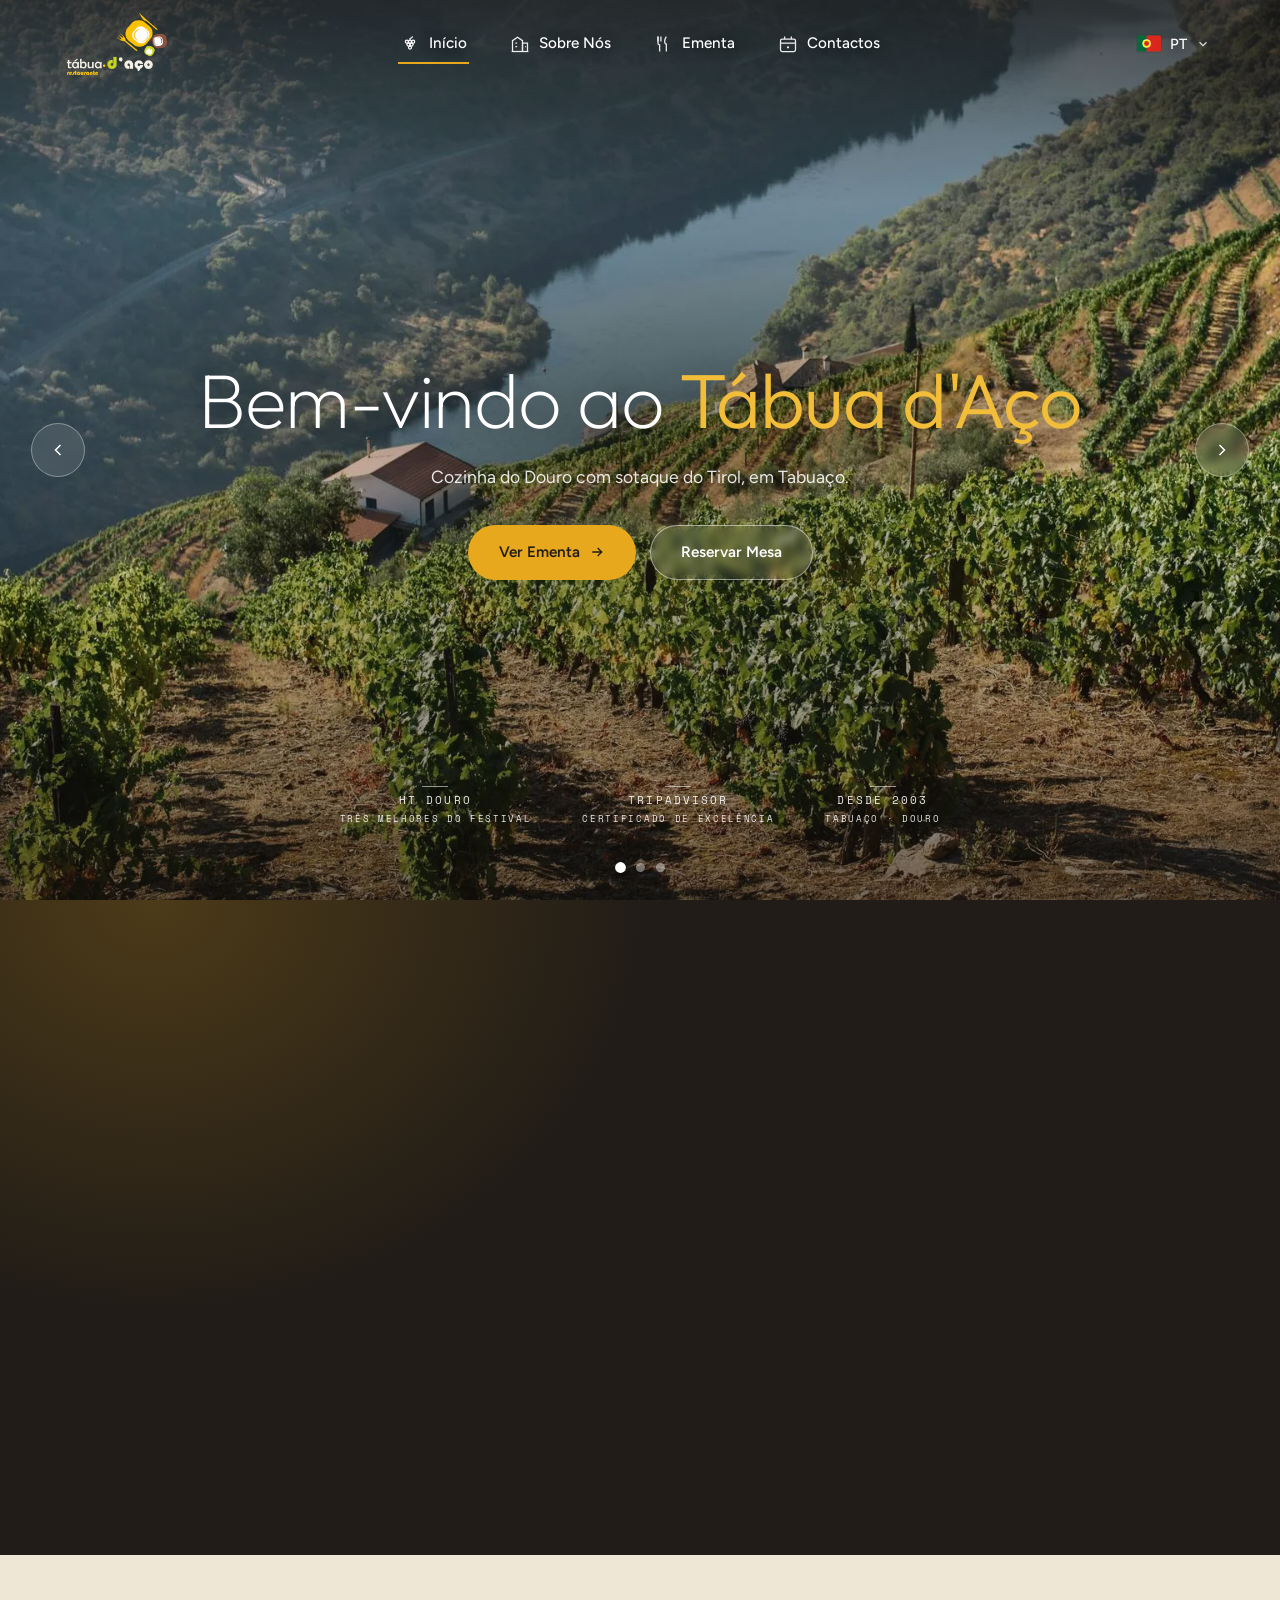
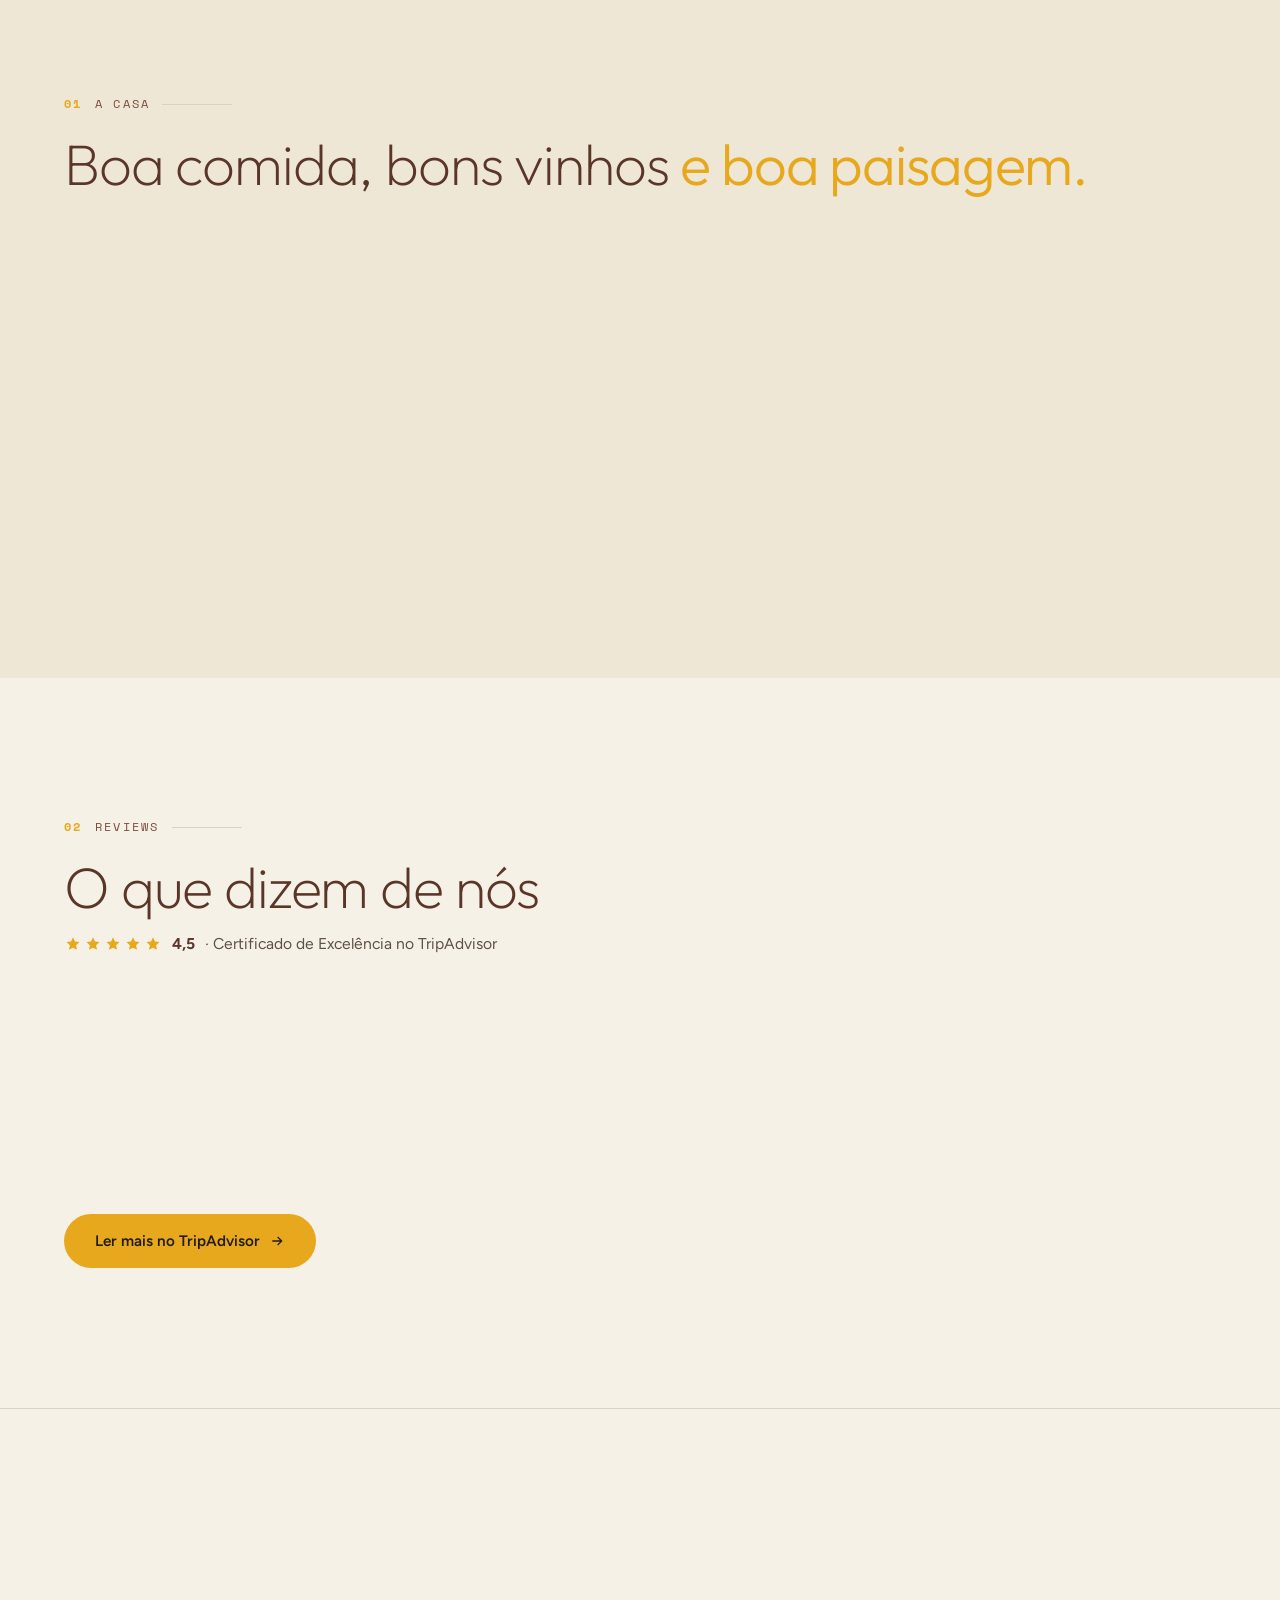
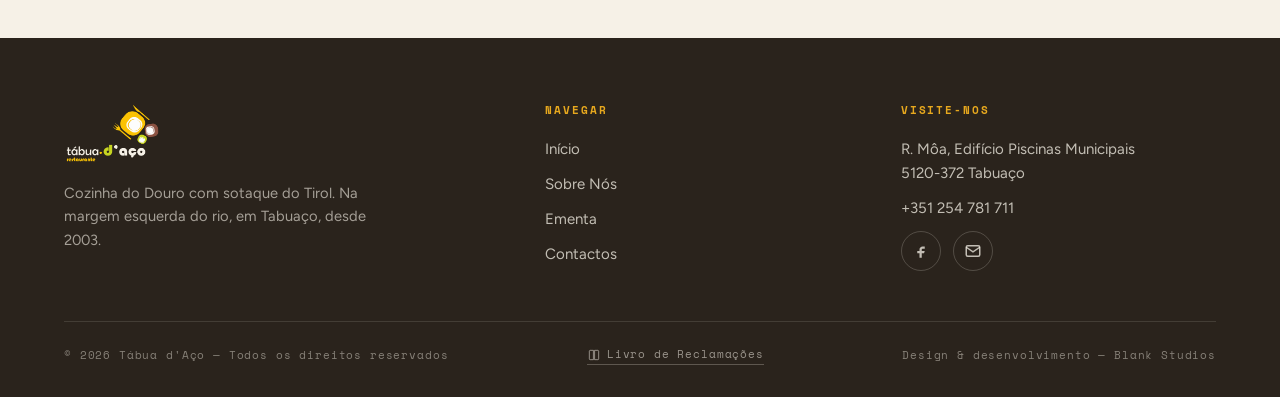
<file: index.html>
<!DOCTYPE html>
<html lang="pt">
<head>
<meta charset="UTF-8">
<meta name="viewport" content="width=device-width, initial-scale=1.0">
<meta name="robots" content="index, follow">
<meta name="author" content="Restaurante Tábua d'Aço">
<meta name="theme-color" content="#211C17">
<meta name="geo.region" content="PT-VIS">
<meta name="geo.placename" content="Tabuaço">
<meta name="geo.position" content="41.1156;-7.5664">
<meta name="ICBM" content="41.1156, -7.5664">
<link rel="canonical" href="https://www.restaurantetabuadaco.com/">
<title>Tábua d'Aço — Restaurante · Tabuaço, Douro</title>
<meta name="description" content="Restaurante Tábua d'Aço, em Tabuaço, na margem esquerda do Douro. Cozinha da região com influências austríacas, italianas, asiáticas e espanholas. Chefe Thomas Egger.">
<meta property="og:title" content="Tábua d'Aço — Restaurante · Tabuaço, Douro">
<meta property="og:description" content="Restaurante Tábua d'Aço, em Tabuaço, na margem esquerda do Douro. Cozinha da região com influências austríacas, italianas, asiáticas e espanholas. Chefe Thomas Egger.">
<meta property="og:type" content="website">
<meta property="og:site_name" content="Tábua d'Aço">
<meta property="og:locale" content="pt_PT">
<meta property="og:locale:alternate" content="en_GB">
<meta property="og:locale:alternate" content="de_DE">
<meta property="og:locale:alternate" content="es_ES">
<meta property="og:locale:alternate" content="fr_FR">
<meta property="og:url" content="https://www.restaurantetabuadaco.com/">
<meta property="og:image" content="https://www.restaurantetabuadaco.com/assets/og-image.jpg?v=1">
<meta property="og:image:width" content="1200">
<meta property="og:image:height" content="630">
<meta property="og:image:alt" content="Vista da vila de Tabuaço, no Douro, onde fica o restaurante Tábua d'Aço">
<meta name="twitter:card" content="summary_large_image">
<meta name="twitter:title" content="Tábua d'Aço — Restaurante · Tabuaço, Douro">
<meta name="twitter:description" content="Restaurante Tábua d'Aço, em Tabuaço, na margem esquerda do Douro. Cozinha da região com influências austríacas, italianas, asiáticas e espanholas. Chefe Thomas Egger.">
<meta name="twitter:image" content="https://www.restaurantetabuadaco.com/assets/og-image.jpg?v=1">
<link rel="preconnect" href="https://fonts.googleapis.com">
<link rel="preconnect" href="https://fonts.gstatic.com" crossorigin>
<link href="https://fonts.googleapis.com/css2?family=Outfit:wght@200;300;400;500&family=Figtree:wght@400;500;600&family=Space+Mono:wght@400;700&display=swap" rel="stylesheet">
<link rel="icon" type="image/png" href="assets/favicon.png?v=3">
<link rel="icon" href="assets/favicon.ico?v=3" sizes="any">
<link rel="apple-touch-icon" href="assets/apple-touch-icon.png?v=3">
<link rel="stylesheet" href="assets/style.css?v=23">
<script type="application/ld+json">
{
  "@context": "https://schema.org",
  "@type": "Restaurant",
  "@id": "https://www.restaurantetabuadaco.com/#restaurant",
  "name": "Restaurante Tábua d'Aço",
  "url": "https://www.restaurantetabuadaco.com/",
  "image": "https://www.restaurantetabuadaco.com/assets/og-image.jpg",
  "logo": "https://www.restaurantetabuadaco.com/assets/logo-tabua-daco.png?v=5",
  "description": "Restaurante em Tabuaço, na margem esquerda do Douro. Cozinha da região com influências austríacas, italianas, espanholas e asiáticas, pelo chefe Thomas Egger.",
  "servesCuisine": [
    "Portuguesa",
    "Douro",
    "Austríaca",
    "Italiana",
    "Espanhola",
    "Asiática"
  ],
  "priceRange": "€€",
  "telephone": "+351254781711",
  "email": "geral@restaurantetabuadaco.com",
  "foundingDate": "2003",
  "acceptsReservations": true,
  "currenciesAccepted": "EUR",
  "address": {
    "@type": "PostalAddress",
    "streetAddress": "R. Môa, Edifício Piscinas Municipais",
    "addressLocality": "Tabuaço",
    "postalCode": "5120-372",
    "addressRegion": "Viseu",
    "addressCountry": "PT"
  },
  "geo": {
    "@type": "GeoCoordinates",
    "latitude": 41.1156,
    "longitude": -7.5664
  },
  "hasMap": "https://www.google.com/maps?q=Restaurante+T%C3%A1bua+d%27A%C3%A7o+Tabua%C3%A7o",
  "hasMenu": "https://www.restaurantetabuadaco.com/ementa.html",
  "openingHoursSpecification": [
    {
      "@type": "OpeningHoursSpecification",
      "dayOfWeek": [
        "Tuesday",
        "Wednesday",
        "Thursday",
        "Friday"
      ],
      "opens": "12:00",
      "closes": "15:00"
    },
    {
      "@type": "OpeningHoursSpecification",
      "dayOfWeek": [
        "Tuesday",
        "Wednesday",
        "Thursday",
        "Friday"
      ],
      "opens": "19:00",
      "closes": "23:00"
    },
    {
      "@type": "OpeningHoursSpecification",
      "dayOfWeek": "Saturday",
      "opens": "12:00",
      "closes": "23:59"
    },
    {
      "@type": "OpeningHoursSpecification",
      "dayOfWeek": "Sunday",
      "opens": "12:00",
      "closes": "16:00"
    }
  ],
  "sameAs": [
    "https://www.facebook.com/restaurante.tabuadaco",
    "https://www.tripadvisor.com/Restaurant_Review-g2368615-d3514501-Reviews-Tabua_D_aco-Tabuaco_Viseu_District_Northern_Portugal.html"
  ]
}
</script>
</head>
<body>
<!-- ============ HEADER ============ -->
<div class="header header--overlay">
  <div class="header__top">
    <a href="index.html" class="header__logo" aria-label="Tábua d'Aço — início">
      <img class="logo-dark" src="assets/logo-tabua-daco.png?v=5" alt="Logótipo do Restaurante Tábua d'Aço — Tabuaço, Douro" width="320" height="205">
      <img class="logo-light" src="assets/logo-tabua-daco-claro.png?v=5" alt="" aria-hidden="true" width="320" height="205">
    </a>

    <nav class="header__nav" id="nav" aria-label="Navegação principal">
      <a href="index.html" class="active">
        <svg width="24" height="24" viewBox="0 0 24 24" fill="none" stroke="currentColor" stroke-width="1.5" aria-hidden="true"><circle cx="8.2" cy="9.2" r="1.8"/><circle cx="12" cy="9.2" r="1.8"/><circle cx="15.8" cy="9.2" r="1.8"/><circle cx="10.1" cy="12.7" r="1.8"/><circle cx="13.9" cy="12.7" r="1.8"/><circle cx="12" cy="16.2" r="1.8"/><path d="M12 7.4V5.2M12 5.2c1.7 0 2.8-1 3.1-2.4"/></svg>
        <span data-i18n="nav_home">Início</span>
      </a>
      <a href="sobre.html">
        <svg width="24" height="24" viewBox="0 0 24 24" fill="none" stroke="currentColor" stroke-width="1.5" aria-hidden="true"><path d="M3 21V8l6-4 6 4v13"/><path d="M15 21V11h6v10"/><path d="M6.5 11h2M6.5 15h2M18 15h1"/><path d="M2 21h20"/></svg>
        <span data-i18n="nav_about">Sobre Nós</span>
      </a>
      <a href="ementa.html">
        <svg width="24" height="24" viewBox="0 0 24 24" fill="none" stroke="currentColor" stroke-width="1.5" aria-hidden="true"><path d="M6 3v8a2 2 0 002 2v8"/><path d="M6 3v6M9.5 3v6"/><path d="M16 3c-1.5 2-2 4-2 6s.7 3 2 3v9"/></svg>
        <span data-i18n="nav_menu">Ementa</span>
      </a>
      <a href="contactos.html">
        <svg width="24" height="24" viewBox="0 0 24 24" fill="none" stroke="currentColor" stroke-width="1.5" aria-hidden="true"><path d="M8 3v3M16 3v3"/><rect x="3" y="6" width="18" height="15" rx="2"/><path d="M3 11h18"/><circle cx="12" cy="16" r="1.4" fill="currentColor" stroke="none"/></svg>
        <span data-i18n="nav_contact">Contactos</span>
      </a>
    </nav>

    <div class="header__right">
      <div class="lang" id="lang">
        <button class="lang__btn" id="langBtn" aria-haspopup="true" aria-expanded="false">
          <span class="lang__flag" id="langFlag">
            <svg viewBox="0 0 30 20" width="24" height="17"><rect width="12" height="20" fill="#046A38"/><rect x="12" width="18" height="20" fill="#DA291C"/><circle cx="12" cy="10" r="5" fill="#FFE900" stroke="#fff" stroke-width=".7"/><circle cx="12" cy="10" r="3" fill="#DA291C"/></svg>
          </span>
          <span id="langLabel">PT</span>
          <svg width="24" height="24" class="lang__chev" viewBox="0 0 24 24" fill="none" stroke="currentColor" stroke-width="2"><path d="M6 9l6 6 6-6"/></svg>
        </button>
        <div class="lang__menu" role="menu">
          <button role="menuitem" aria-current="true" data-lang="pt"><svg viewBox="0 0 30 20" width="22" height="15"><rect width="12" height="20" fill="#046A38"/><rect x="12" width="18" height="20" fill="#DA291C"/><circle cx="12" cy="10" r="5" fill="#FFE900" stroke="#fff" stroke-width=".7"/><circle cx="12" cy="10" r="3" fill="#DA291C"/></svg> Português</button>
          <button role="menuitem" aria-current="false" data-lang="en"><svg viewBox="0 0 30 20" width="22" height="15"><rect width="30" height="20" fill="#012169"/><path d="M0 0l30 20M30 0L0 20" stroke="#fff" stroke-width="4"/><path d="M15 0v20M0 10h30" stroke="#fff" stroke-width="6"/><path d="M15 0v20M0 10h30" stroke="#C8102E" stroke-width="3.5"/></svg> English</button>
          <button role="menuitem" aria-current="false" data-lang="de"><svg viewBox="0 0 30 20" width="22" height="15"><rect width="30" height="20" fill="#000"/><rect y="6.667" width="30" height="6.667" fill="#DD0000"/><rect y="13.333" width="30" height="6.667" fill="#FFCE00"/></svg> Deutsch</button>
          <button role="menuitem" aria-current="false" data-lang="es"><svg viewBox="0 0 30 20" width="22" height="15"><rect width="30" height="20" fill="#AA151B"/><rect y="5" width="30" height="10" fill="#F1BF00"/></svg> Español</button>
          <button role="menuitem" aria-current="false" data-lang="fr"><svg viewBox="0 0 30 20" width="22" height="15"><rect width="10" height="20" fill="#0055A4"/><rect x="10" width="10" height="20" fill="#fff"/><rect x="20" width="10" height="20" fill="#EF4135"/></svg> Français</button>
        </div>
      </div>
    </div>

    <button class="burger" id="burger" aria-label="Abrir menu" aria-expanded="false" aria-controls="nav">
      <span></span><span></span><span></span>
    </button>
  </div>
</div>

<main id="topo">
<section class="hero" id="hero">
  <!-- Fotos do slideshow (legendas para SEO/acessibilidade) -->
  <!-- Créditos: slide 1 © Maksym Kaharlytskyi (Unsplash); slide 2 © Rach Sam (Unsplash); slide 3 vila de Tabuaço -->
  <div class="hero__slide active" data-slide="0" role="img" aria-label="Vinhas em socalcos e a curva do rio Douro ao fim da tarde"></div>
  <div class="hero__slide" data-slide="1" role="img" aria-label="Quinta junto ao rio Douro, entre socalcos de vinha"></div>
  <div class="hero__slide" data-slide="2" role="img" aria-label="Vista panorâmica da vila de Tabuaço, no Alto Douro Vinhateiro"></div>
  <div class="hero__scrim"></div>

  <div class="hero__inner">
    <h1 class="hero__title" id="heroTitle">Bem-vindo ao <span class="accent">Tábua d'Aço</span></h1>
    <p class="hero__sub" id="heroSub">Cozinha do Douro com sotaque do Tirol, em Tabuaço.</p>
    <div class="hero__cta">
      <a href="ementa.html" class="btn btn--gold"><span data-i18n="btn_menu">Ver Ementa</span>
        <svg width="24" height="24" viewBox="0 0 24 24" fill="none" stroke="currentColor" stroke-width="2"><path d="M5 12h14M13 6l6 6-6 6"/></svg>
      </a>
      <a href="contactos.html" class="btn btn--ghost" data-i18n="btn_book">Reservar Mesa</a>
    </div>
  </div>

  <button class="hero__arrow hero__arrow--prev" id="prev" aria-label="Imagem anterior">
    <svg width="24" height="24" viewBox="0 0 24 24" fill="none" stroke="currentColor" stroke-width="1.8"><path d="M15 18l-6-6 6-6"/></svg>
  </button>
  <button class="hero__arrow hero__arrow--next" id="next" aria-label="Imagem seguinte">
    <svg width="24" height="24" viewBox="0 0 24 24" fill="none" stroke="currentColor" stroke-width="1.8"><path d="M9 6l6 6-6 6"/></svg>
  </button>

  <div class="hero__marks">
    <div class="mark">
      <span class="mark__rule"></span>
      <strong>HT Douro</strong>
      <span data-i18n="mark1_s">Três melhores do festival</span>
    </div>
    <div class="mark">
      <span class="mark__rule"></span>
      <strong>TripAdvisor</strong>
      <span data-i18n="mark2_s">Certificado de Excelência</span>
    </div>
    <div class="mark">
      <span class="mark__rule"></span>
      <strong data-i18n="mark3_t">Desde 2003</strong>
      <span>Tabuaço · Douro</span>
    </div>
  </div>

  <div class="hero__dots" id="dots">
    <button class="dot active" data-go="0" aria-label="Imagem 1"></button>
    <button class="dot" data-go="1" aria-label="Imagem 2"></button>
    <button class="dot" data-go="2" aria-label="Imagem 3"></button>
  </div>
</section>

<!-- ============ CHEFE (destaque) ============ -->
<section class="cheffeat" id="chef-home">
  <div class="cheffeat__glow"></div>
  <div class="cheffeat__wrap">
    <figure class="cheffeat__photo reveal">
      <picture>
        <source srcset="assets/chef-thomas.webp?v=2" type="image/webp">
        <img src="assets/chef-thomas.jpg?v=2" alt="Chefe Thomas Egger, do Restaurante Tábua d'Aço, em Tabuaço" width="480" height="600" loading="lazy">
      </picture>
      <figcaption>Thomas Egger <span data-i18n="chef_cap">— Chefe executivo</span></figcaption>
    </figure>
    <div class="cheffeat__body reveal">
      <div class="eyebrow eyebrow--dark"><span data-i18n="chef_eyebrow">O Chefe</span> <span class="rule"></span></div>
      <h2 class="h2 h2--light">Thomas <span class="accent">Egger</span></h2>
      <p class="cheffeat__lead" data-i18n="chefh_lead">Do Tirol para o Douro. O chef austríaco que faz da Tábua d'Aço uma mesa onde a região se cruza com a Áustria, a Itália, a Espanha e a Ásia.</p>
      <div class="cheffeat__tags">
        <span data-i18n="chefh_t1">Do Tirol, Áustria</span>
        <span data-i18n="chefh_t2">À frente da cozinha desde 2003</span>
        <span data-i18n="chefh_t3">Semana Tirolesa todos os anos</span>
      </div>
      <a href="sobre.html#chefe" class="btn btn--gold"><span data-i18n="chefh_cta">Conhecer o chefe</span>
        <svg width="24" height="24" viewBox="0 0 24 24" fill="none" stroke="currentColor" stroke-width="2"><path d="M5 12h14M13 6l6 6-6 6"/></svg>
      </a>
    </div>
  </div>
</section>

<!-- ============ ATALHOS ============ -->
<section class="section teasers">
  <div class="section__wrap">
    <div class="eyebrow"><span class="num">01</span> <span data-i18n="home_eyebrow">A casa</span> <span class="rule"></span></div>
    <h2 class="h2" data-i18n="home_h2">Boa comida, bons vinhos <span class="accent">e boa paisagem.</span></h2>
    <div class="teasers__grid">
      <a href="sobre.html" class="teaser teaser--sobre reveal">
        <span class="teaser__bg"></span>
        <span class="teaser__k" data-i18n="nav_about">Sobre Nós</span>
        <h3 data-i18n="t1_h3">O Douro à mesa</h3>
        <p data-i18n="t1_p">Tabuaço, a margem esquerda do rio e uma cozinha com sotaque do Tirol.</p>
        <span class="teaser__go"><span data-i18n="t1_go">Conhecer a casa</span>
          <svg width="24" height="24" viewBox="0 0 24 24" fill="none" stroke="currentColor" stroke-width="2"><path d="M5 12h14M13 6l6 6-6 6"/></svg>
        </span>
      </a>
      <a href="ementa.html" class="teaser teaser--ementa reveal">
        <span class="teaser__bg"></span>
        <span class="teaser__k" data-i18n="nav_menu">Ementa</span>
        <h3 data-i18n="t2_h3">À mesa</h3>
        <p data-i18n="t2_p">Pratos da região a par de sabores da Áustria, Itália, Espanha e Ásia.</p>
        <span class="teaser__go"><span data-i18n="t2_go">Ver a ementa</span>
          <svg width="24" height="24" viewBox="0 0 24 24" fill="none" stroke="currentColor" stroke-width="2"><path d="M5 12h14M13 6l6 6-6 6"/></svg>
        </span>
      </a>
      <a href="contactos.html" class="teaser teaser--contactos reveal">
        <span class="teaser__bg"></span>
        <span class="teaser__k" data-i18n="nav_contact">Contactos</span>
        <h3 data-i18n="t3_h3">Venha ter connosco</h3>
        <p data-i18n="t3_p">Em frente às Piscinas Municipais de Tabuaço. Reserve a sua mesa.</p>
        <span class="teaser__go"><span data-i18n="t3_go">Reservar mesa</span>
          <svg width="24" height="24" viewBox="0 0 24 24" fill="none" stroke="currentColor" stroke-width="2"><path d="M5 12h14M13 6l6 6-6 6"/></svg>
        </span>
      </a>
    </div>
  </div>
</section>

<!-- ============ REVIEWS ============ -->
<section class="section reviews">
  <div class="section__wrap">
    <div class="eyebrow"><span class="num">02</span> <span data-i18n="rev_eyebrow">Reviews</span> <span class="rule"></span></div>
    <h2 class="h2" data-i18n="rev_h2">O que dizem de nós</h2>
    <p class="reviews__summary">
      <span class="review__stars" aria-hidden="true"><svg viewBox="0 0 24 24" fill="currentColor"><path d="M12 3l2.6 5.6 6 .8-4.4 4.2 1.1 6.1L12 16.9 6.7 19.7l1.1-6.1L3.4 9.4l6-.8z"/></svg><svg viewBox="0 0 24 24" fill="currentColor"><path d="M12 3l2.6 5.6 6 .8-4.4 4.2 1.1 6.1L12 16.9 6.7 19.7l1.1-6.1L3.4 9.4l6-.8z"/></svg><svg viewBox="0 0 24 24" fill="currentColor"><path d="M12 3l2.6 5.6 6 .8-4.4 4.2 1.1 6.1L12 16.9 6.7 19.7l1.1-6.1L3.4 9.4l6-.8z"/></svg><svg viewBox="0 0 24 24" fill="currentColor"><path d="M12 3l2.6 5.6 6 .8-4.4 4.2 1.1 6.1L12 16.9 6.7 19.7l1.1-6.1L3.4 9.4l6-.8z"/></svg><svg viewBox="0 0 24 24" fill="currentColor"><path d="M12 3l2.6 5.6 6 .8-4.4 4.2 1.1 6.1L12 16.9 6.7 19.7l1.1-6.1L3.4 9.4l6-.8z"/></svg></span>
      <strong>4,5</strong> <span data-i18n="rev_summary">· Certificado de Excelência no TripAdvisor</span>
    </p>

    <div class="reviews__grid">
      <article class="review reveal">
        <span class="review__stars" aria-hidden="true"><svg viewBox="0 0 24 24" fill="currentColor"><path d="M12 3l2.6 5.6 6 .8-4.4 4.2 1.1 6.1L12 16.9 6.7 19.7l1.1-6.1L3.4 9.4l6-.8z"/></svg><svg viewBox="0 0 24 24" fill="currentColor"><path d="M12 3l2.6 5.6 6 .8-4.4 4.2 1.1 6.1L12 16.9 6.7 19.7l1.1-6.1L3.4 9.4l6-.8z"/></svg><svg viewBox="0 0 24 24" fill="currentColor"><path d="M12 3l2.6 5.6 6 .8-4.4 4.2 1.1 6.1L12 16.9 6.7 19.7l1.1-6.1L3.4 9.4l6-.8z"/></svg><svg viewBox="0 0 24 24" fill="currentColor"><path d="M12 3l2.6 5.6 6 .8-4.4 4.2 1.1 6.1L12 16.9 6.7 19.7l1.1-6.1L3.4 9.4l6-.8z"/></svg><svg viewBox="0 0 24 24" fill="currentColor"><path d="M12 3l2.6 5.6 6 .8-4.4 4.2 1.1 6.1L12 16.9 6.7 19.7l1.1-6.1L3.4 9.4l6-.8z"/></svg></span>
        <p class="review__text">“O melhor restaurante de Tabuaço e da região do Douro.”</p>
        <span class="review__src" data-i18n="rev_src">Avaliação · TripAdvisor</span>
      </article>
      <article class="review reveal">
        <span class="review__stars" aria-hidden="true"><svg viewBox="0 0 24 24" fill="currentColor"><path d="M12 3l2.6 5.6 6 .8-4.4 4.2 1.1 6.1L12 16.9 6.7 19.7l1.1-6.1L3.4 9.4l6-.8z"/></svg><svg viewBox="0 0 24 24" fill="currentColor"><path d="M12 3l2.6 5.6 6 .8-4.4 4.2 1.1 6.1L12 16.9 6.7 19.7l1.1-6.1L3.4 9.4l6-.8z"/></svg><svg viewBox="0 0 24 24" fill="currentColor"><path d="M12 3l2.6 5.6 6 .8-4.4 4.2 1.1 6.1L12 16.9 6.7 19.7l1.1-6.1L3.4 9.4l6-.8z"/></svg><svg viewBox="0 0 24 24" fill="currentColor"><path d="M12 3l2.6 5.6 6 .8-4.4 4.2 1.1 6.1L12 16.9 6.7 19.7l1.1-6.1L3.4 9.4l6-.8z"/></svg><svg viewBox="0 0 24 24" fill="currentColor"><path d="M12 3l2.6 5.6 6 .8-4.4 4.2 1.1 6.1L12 16.9 6.7 19.7l1.1-6.1L3.4 9.4l6-.8z"/></svg></span>
        <p class="review__text">“Top Portuguese kitchen with an Austrian accent.”</p>
        <span class="review__src" data-i18n="rev_src">Avaliação · TripAdvisor</span>
      </article>
      <article class="review reveal">
        <span class="review__stars" aria-hidden="true"><svg viewBox="0 0 24 24" fill="currentColor"><path d="M12 3l2.6 5.6 6 .8-4.4 4.2 1.1 6.1L12 16.9 6.7 19.7l1.1-6.1L3.4 9.4l6-.8z"/></svg><svg viewBox="0 0 24 24" fill="currentColor"><path d="M12 3l2.6 5.6 6 .8-4.4 4.2 1.1 6.1L12 16.9 6.7 19.7l1.1-6.1L3.4 9.4l6-.8z"/></svg><svg viewBox="0 0 24 24" fill="currentColor"><path d="M12 3l2.6 5.6 6 .8-4.4 4.2 1.1 6.1L12 16.9 6.7 19.7l1.1-6.1L3.4 9.4l6-.8z"/></svg><svg viewBox="0 0 24 24" fill="currentColor"><path d="M12 3l2.6 5.6 6 .8-4.4 4.2 1.1 6.1L12 16.9 6.7 19.7l1.1-6.1L3.4 9.4l6-.8z"/></svg><svg viewBox="0 0 24 24" fill="currentColor"><path d="M12 3l2.6 5.6 6 .8-4.4 4.2 1.1 6.1L12 16.9 6.7 19.7l1.1-6.1L3.4 9.4l6-.8z"/></svg></span>
        <p class="review__text">“Warm and friendly restaurant — Chef Thomas greets every table.”</p>
        <span class="review__src" data-i18n="rev_src">Avaliação · TripAdvisor</span>
      </article>
    </div>

    <a href="https://www.tripadvisor.com/Restaurant_Review-g2368615-d3514501-Reviews-Tabua_D_aco-Tabuaco_Viseu_District_Northern_Portugal.html" target="_blank" rel="noopener" class="btn btn--gold reviews__cta">
      <span data-i18n="rev_cta">Ler mais no TripAdvisor</span>
      <svg width="24" height="24" viewBox="0 0 24 24" fill="none" stroke="currentColor" stroke-width="2"><path d="M5 12h14M13 6l6 6-6 6"/></svg>
    </a>
  </div>
</section>
</main>

<!-- ============ RECONHECIDO POR ============ -->
<section class="trustband">
  <div class="awardwall reveal">
    <p class="awardwall__k" data-i18n="aw_wall_k">Reconhecido por</p>
    <div class="awardwall__row">
      <img src="assets/award-greenchef.png?v=1" alt="Green Chefs" loading="lazy">
      <img src="assets/award-boacama.png?v=1" alt="Boa Cama Boa Mesa — Guia Expresso" loading="lazy">
      <img class="aw--wide" src="assets/award-tripadvisor.png?v=1" alt="Tripadvisor" loading="lazy">
    </div>
  </div>
</section>

<!-- ============ FOOTER ============ -->
<div class="footer">
  <div class="footer__grid">
    <div>
      <img src="assets/logo-tabua-daco-claro.png?v=5" alt="Restaurante Tábua d'Aço" class="footer__logo" width="320" height="203" loading="lazy">
      <p class="footer__tag" data-i18n="footer_tag">Cozinha do Douro com sotaque do Tirol. Na margem esquerda do rio, em Tabuaço, desde 2003.</p>
    </div>
    <div class="footer__col">
      <h4 data-i18n="foot_nav">Navegar</h4>
      <a href="index.html" data-i18n="nav_home">Início</a>
      <a href="sobre.html" data-i18n="nav_about">Sobre Nós</a>
      <a href="ementa.html" data-i18n="nav_menu">Ementa</a>
      <a href="contactos.html" data-i18n="nav_contact">Contactos</a>
    </div>
    <div class="footer__col">
      <h4 data-i18n="foot_visit">Visite-nos</h4>
      <p>R. Môa, Edifício Piscinas Municipais<br>5120-372 Tabuaço</p>
      <p><a href="tel:+351254781711">+351 254 781 711</a></p>
      <div class="footer__social">
        <a href="https://facebook.com/restaurante.tabuadaco" target="_blank" rel="noopener" aria-label="Facebook"><svg width="24" height="24" viewBox="0 0 24 24" fill="currentColor"><path d="M14 9h3V6h-3c-2.2 0-4 1.8-4 4v2H7v3h3v6h3v-6h3l1-3h-4v-2c0-.6.4-1 1-1z"/></svg></a>
        <a href="mailto:geral@restaurantetabuadaco.com" aria-label="Email"><svg width="24" height="24" viewBox="0 0 24 24" fill="none" stroke="currentColor" stroke-width="2"><rect x="3" y="5" width="18" height="14" rx="2"/><path d="M3 7l9 6 9-6"/></svg></a>
      </div>
    </div>
  </div>
  <div class="footer__bottom">
    <span data-i18n="foot_rights">© 2026 Tábua d'Aço — Todos os direitos reservados</span>
    <a class="footer__complaints" href="https://www.livroreclamacoes.pt" target="_blank" rel="noopener noreferrer">
      <svg width="14" height="14" viewBox="0 0 24 24" fill="none" stroke="currentColor" stroke-width="1.6" aria-hidden="true"><path d="M4 5.5C4 4.7 4.7 4 5.5 4H11v16H5.5A1.5 1.5 0 014 18.5v-13z"/><path d="M20 5.5c0-.8-.7-1.5-1.5-1.5H13v16h5.5a1.5 1.5 0 001.5-1.5v-13z"/></svg>
      <span data-i18n="foot_complaints">Livro de Reclamações</span>
    </a>
    <a class="footer__credit" href="https://blankstudios.pt/" target="_blank" rel="noopener noreferrer">Design &amp; desenvolvimento — Blank Studios</a>
  </div>
</div>

<button class="totop" id="totop" aria-label="Voltar ao topo">
  <svg width="24" height="24" viewBox="0 0 24 24" fill="none" stroke="currentColor" stroke-width="2.4"><path d="M12 19V5M5 12l7-7 7 7"/></svg>
</button>

<script src="assets/i18n.js?v=7"></script>
<script src="assets/app.js?v=6"></script>
</body>
</html>
</file>
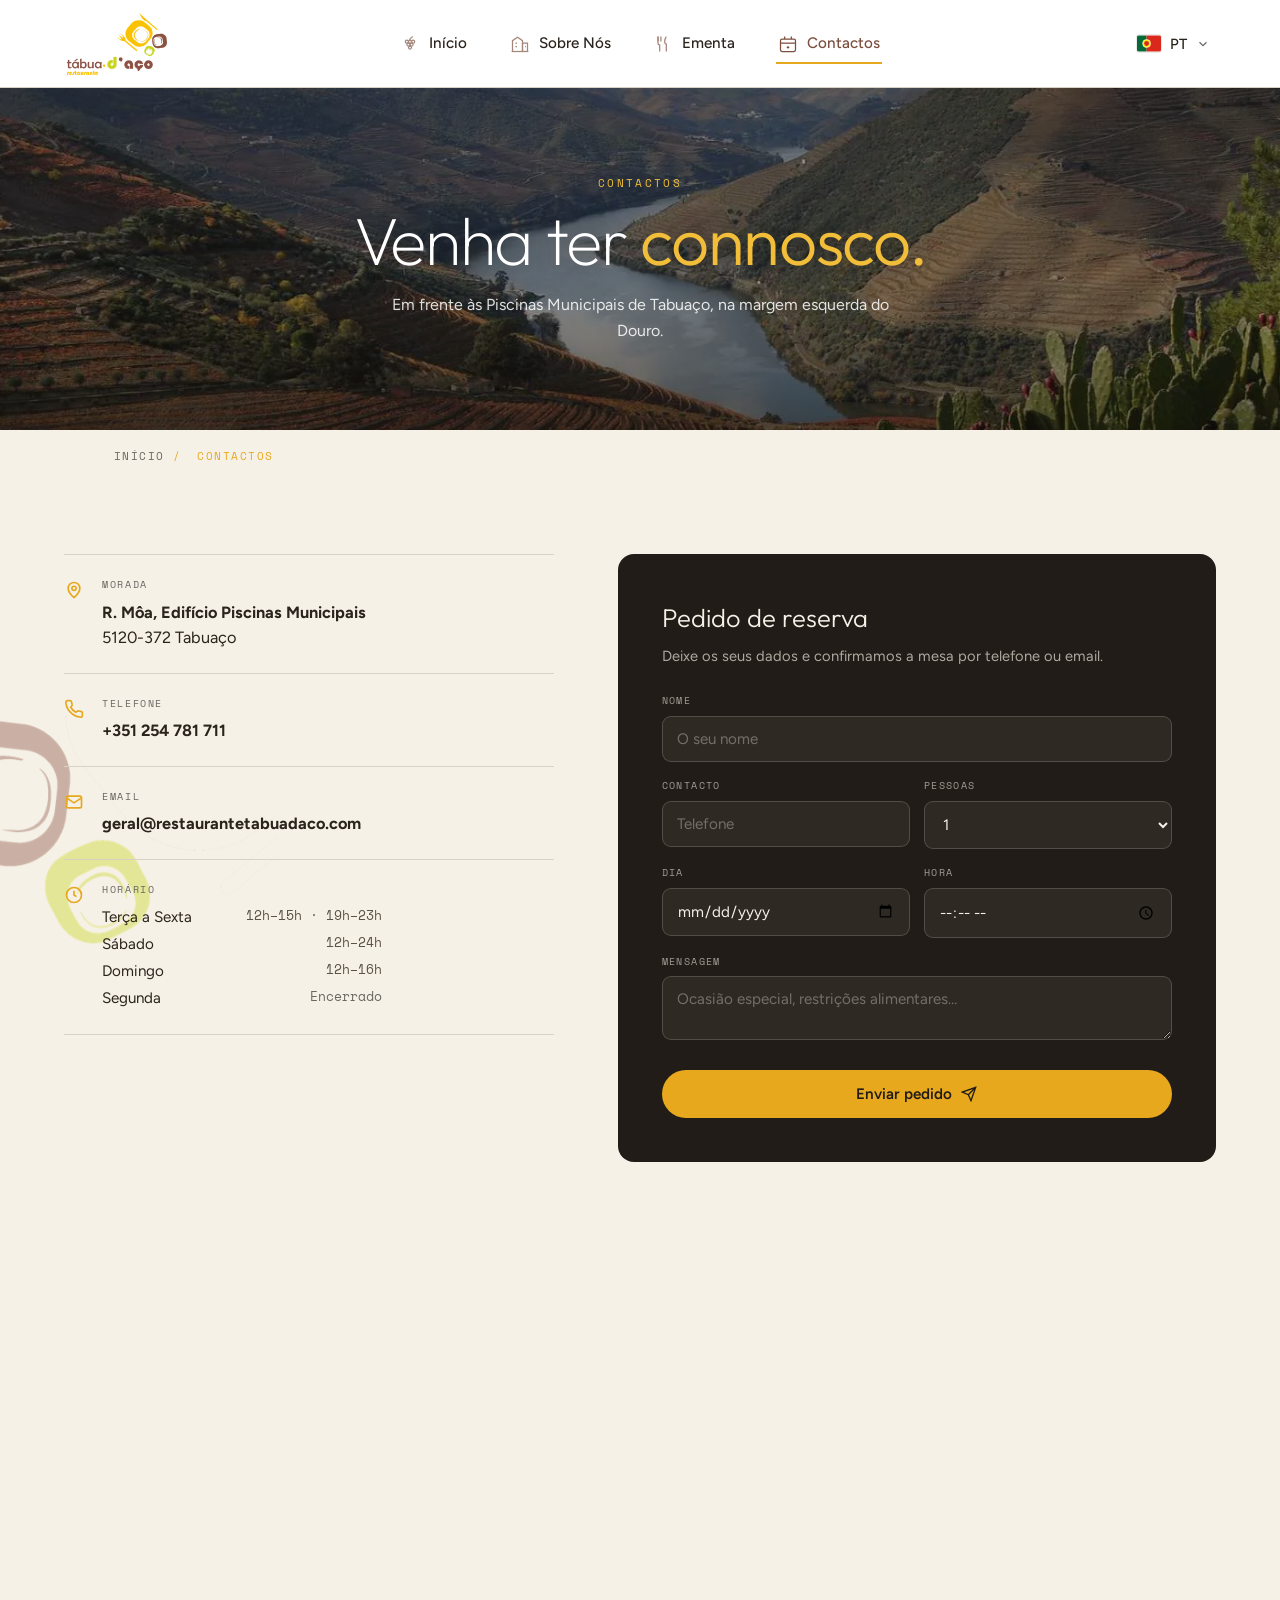
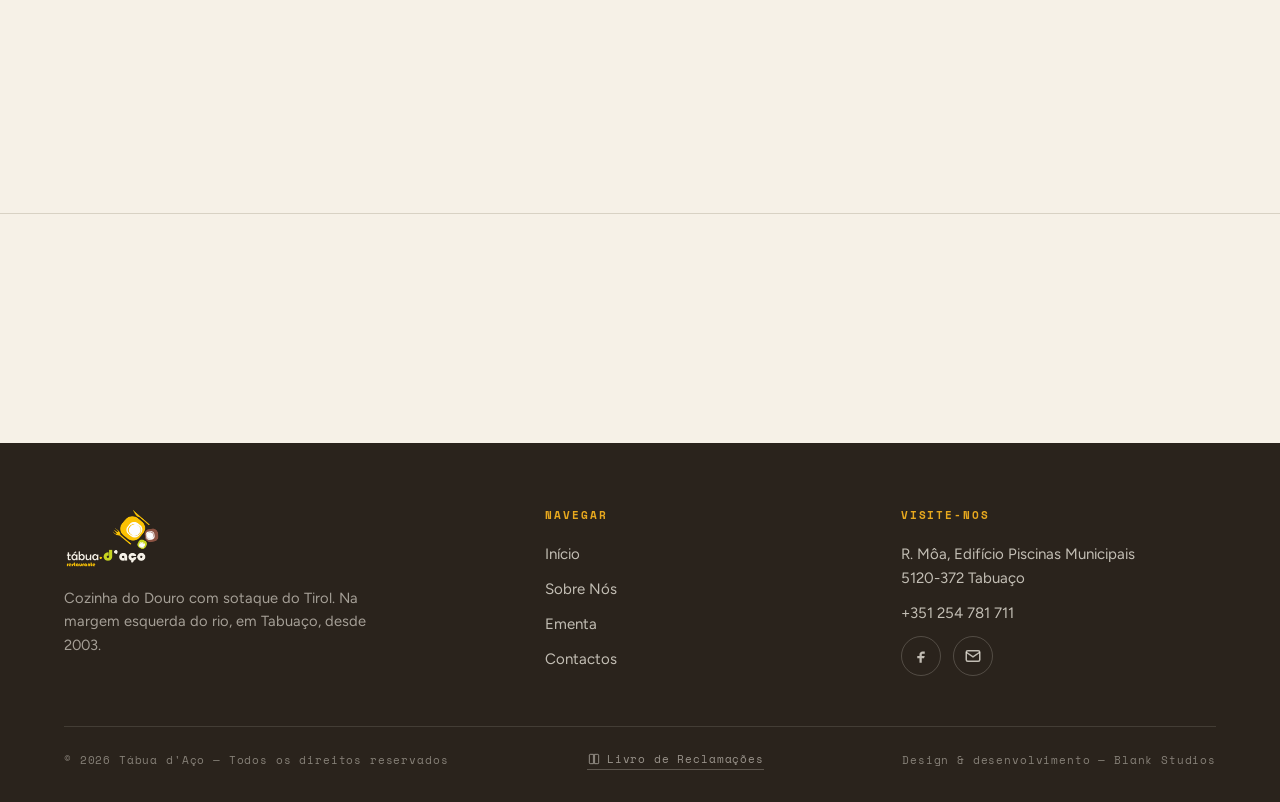
<file: contactos.html>
<!DOCTYPE html>
<html lang="pt">
<head>
<meta charset="UTF-8">
<meta name="viewport" content="width=device-width, initial-scale=1.0">
<meta name="robots" content="index, follow">
<meta name="author" content="Restaurante Tábua d'Aço">
<meta name="theme-color" content="#211C17">
<meta name="geo.region" content="PT-VIS">
<meta name="geo.placename" content="Tabuaço">
<meta name="geo.position" content="41.1156;-7.5664">
<meta name="ICBM" content="41.1156, -7.5664">
<link rel="canonical" href="https://www.restaurantetabuadaco.com/contactos.html">
<title>Contactos e Reservas — Tábua d'Aço · Tabuaço</title>
<meta name="description" content="Restaurante Tábua d'Aço — R. Môa, Edifício Piscinas Municipais, 5120-372 Tabuaço. Telefone +351 254 781 711. Peça a sua reserva.">
<meta property="og:title" content="Contactos e Reservas — Tábua d'Aço · Tabuaço">
<meta property="og:description" content="Restaurante Tábua d'Aço — R. Môa, Edifício Piscinas Municipais, 5120-372 Tabuaço. Telefone +351 254 781 711. Peça a sua reserva.">
<meta property="og:type" content="website">
<meta property="og:site_name" content="Tábua d'Aço">
<meta property="og:locale" content="pt_PT">
<meta property="og:locale:alternate" content="en_GB">
<meta property="og:locale:alternate" content="de_DE">
<meta property="og:locale:alternate" content="es_ES">
<meta property="og:locale:alternate" content="fr_FR">
<meta property="og:url" content="https://www.restaurantetabuadaco.com/contactos.html">
<meta property="og:image" content="https://www.restaurantetabuadaco.com/assets/og-image.jpg?v=1">
<meta property="og:image:width" content="1200">
<meta property="og:image:height" content="630">
<meta property="og:image:alt" content="Vista da vila de Tabuaço, no Douro, onde fica o restaurante Tábua d'Aço">
<meta name="twitter:card" content="summary_large_image">
<meta name="twitter:title" content="Contactos e Reservas — Tábua d'Aço · Tabuaço">
<meta name="twitter:description" content="Restaurante Tábua d'Aço — R. Môa, Edifício Piscinas Municipais, 5120-372 Tabuaço. Telefone +351 254 781 711. Peça a sua reserva.">
<meta name="twitter:image" content="https://www.restaurantetabuadaco.com/assets/og-image.jpg?v=1">
<link rel="preconnect" href="https://fonts.googleapis.com">
<link rel="preconnect" href="https://fonts.gstatic.com" crossorigin>
<link href="https://fonts.googleapis.com/css2?family=Outfit:wght@200;300;400;500&family=Figtree:wght@400;500;600&family=Space+Mono:wght@400;700&display=swap" rel="stylesheet">
<link rel="icon" type="image/png" href="assets/favicon.png?v=3">
<link rel="icon" href="assets/favicon.ico?v=3" sizes="any">
<link rel="apple-touch-icon" href="assets/apple-touch-icon.png?v=3">
<link rel="stylesheet" href="assets/style.css?v=23">
<script type="application/ld+json">
{
  "@context": "https://schema.org",
  "@type": "Restaurant",
  "@id": "https://www.restaurantetabuadaco.com/#restaurant",
  "name": "Restaurante Tábua d'Aço",
  "url": "https://www.restaurantetabuadaco.com/",
  "image": "https://www.restaurantetabuadaco.com/assets/og-image.jpg",
  "logo": "https://www.restaurantetabuadaco.com/assets/logo-tabua-daco.png?v=5",
  "description": "Restaurante em Tabuaço, na margem esquerda do Douro. Cozinha da região com influências austríacas, italianas, espanholas e asiáticas, pelo chefe Thomas Egger.",
  "servesCuisine": [
    "Portuguesa",
    "Douro",
    "Austríaca",
    "Italiana",
    "Espanhola",
    "Asiática"
  ],
  "priceRange": "€€",
  "telephone": "+351254781711",
  "email": "geral@restaurantetabuadaco.com",
  "foundingDate": "2003",
  "acceptsReservations": true,
  "currenciesAccepted": "EUR",
  "address": {
    "@type": "PostalAddress",
    "streetAddress": "R. Môa, Edifício Piscinas Municipais",
    "addressLocality": "Tabuaço",
    "postalCode": "5120-372",
    "addressRegion": "Viseu",
    "addressCountry": "PT"
  },
  "geo": {
    "@type": "GeoCoordinates",
    "latitude": 41.1156,
    "longitude": -7.5664
  },
  "hasMap": "https://www.google.com/maps?q=Restaurante+T%C3%A1bua+d%27A%C3%A7o+Tabua%C3%A7o",
  "hasMenu": "https://www.restaurantetabuadaco.com/ementa.html",
  "openingHoursSpecification": [
    {
      "@type": "OpeningHoursSpecification",
      "dayOfWeek": [
        "Tuesday",
        "Wednesday",
        "Thursday",
        "Friday"
      ],
      "opens": "12:00",
      "closes": "15:00"
    },
    {
      "@type": "OpeningHoursSpecification",
      "dayOfWeek": [
        "Tuesday",
        "Wednesday",
        "Thursday",
        "Friday"
      ],
      "opens": "19:00",
      "closes": "23:00"
    },
    {
      "@type": "OpeningHoursSpecification",
      "dayOfWeek": "Saturday",
      "opens": "12:00",
      "closes": "23:59"
    },
    {
      "@type": "OpeningHoursSpecification",
      "dayOfWeek": "Sunday",
      "opens": "12:00",
      "closes": "16:00"
    }
  ],
  "sameAs": [
    "https://www.facebook.com/restaurante.tabuadaco",
    "https://www.tripadvisor.com/Restaurant_Review-g2368615-d3514501-Reviews-Tabua_D_aco-Tabuaco_Viseu_District_Northern_Portugal.html"
  ]
}
</script>
</head>
<body>
<!-- ============ HEADER ============ -->
<div class="header">
  <div class="header__top">
    <a href="index.html" class="header__logo" aria-label="Tábua d'Aço — início">
      <img src="assets/logo-tabua-daco.png?v=5" alt="Logótipo do Restaurante Tábua d'Aço — Tabuaço, Douro" width="320" height="205">
    </a>

    <nav class="header__nav" id="nav" aria-label="Navegação principal">
      <a href="index.html">
        <svg width="24" height="24" viewBox="0 0 24 24" fill="none" stroke="currentColor" stroke-width="1.5" aria-hidden="true"><circle cx="8.2" cy="9.2" r="1.8"/><circle cx="12" cy="9.2" r="1.8"/><circle cx="15.8" cy="9.2" r="1.8"/><circle cx="10.1" cy="12.7" r="1.8"/><circle cx="13.9" cy="12.7" r="1.8"/><circle cx="12" cy="16.2" r="1.8"/><path d="M12 7.4V5.2M12 5.2c1.7 0 2.8-1 3.1-2.4"/></svg>
        <span data-i18n="nav_home">Início</span>
      </a>
      <a href="sobre.html">
        <svg width="24" height="24" viewBox="0 0 24 24" fill="none" stroke="currentColor" stroke-width="1.5" aria-hidden="true"><path d="M3 21V8l6-4 6 4v13"/><path d="M15 21V11h6v10"/><path d="M6.5 11h2M6.5 15h2M18 15h1"/><path d="M2 21h20"/></svg>
        <span data-i18n="nav_about">Sobre Nós</span>
      </a>
      <a href="ementa.html">
        <svg width="24" height="24" viewBox="0 0 24 24" fill="none" stroke="currentColor" stroke-width="1.5" aria-hidden="true"><path d="M6 3v8a2 2 0 002 2v8"/><path d="M6 3v6M9.5 3v6"/><path d="M16 3c-1.5 2-2 4-2 6s.7 3 2 3v9"/></svg>
        <span data-i18n="nav_menu">Ementa</span>
      </a>
      <a href="contactos.html" class="active">
        <svg width="24" height="24" viewBox="0 0 24 24" fill="none" stroke="currentColor" stroke-width="1.5" aria-hidden="true"><path d="M8 3v3M16 3v3"/><rect x="3" y="6" width="18" height="15" rx="2"/><path d="M3 11h18"/><circle cx="12" cy="16" r="1.4" fill="currentColor" stroke="none"/></svg>
        <span data-i18n="nav_contact">Contactos</span>
      </a>
    </nav>

    <div class="header__right">
      <div class="lang" id="lang">
        <button class="lang__btn" id="langBtn" aria-haspopup="true" aria-expanded="false">
          <span class="lang__flag" id="langFlag">
            <svg viewBox="0 0 30 20" width="24" height="17"><rect width="12" height="20" fill="#046A38"/><rect x="12" width="18" height="20" fill="#DA291C"/><circle cx="12" cy="10" r="5" fill="#FFE900" stroke="#fff" stroke-width=".7"/><circle cx="12" cy="10" r="3" fill="#DA291C"/></svg>
          </span>
          <span id="langLabel">PT</span>
          <svg width="24" height="24" class="lang__chev" viewBox="0 0 24 24" fill="none" stroke="currentColor" stroke-width="2"><path d="M6 9l6 6 6-6"/></svg>
        </button>
        <div class="lang__menu" role="menu">
          <button role="menuitem" aria-current="true" data-lang="pt"><svg viewBox="0 0 30 20" width="22" height="15"><rect width="12" height="20" fill="#046A38"/><rect x="12" width="18" height="20" fill="#DA291C"/><circle cx="12" cy="10" r="5" fill="#FFE900" stroke="#fff" stroke-width=".7"/><circle cx="12" cy="10" r="3" fill="#DA291C"/></svg> Português</button>
          <button role="menuitem" aria-current="false" data-lang="en"><svg viewBox="0 0 30 20" width="22" height="15"><rect width="30" height="20" fill="#012169"/><path d="M0 0l30 20M30 0L0 20" stroke="#fff" stroke-width="4"/><path d="M15 0v20M0 10h30" stroke="#fff" stroke-width="6"/><path d="M15 0v20M0 10h30" stroke="#C8102E" stroke-width="3.5"/></svg> English</button>
          <button role="menuitem" aria-current="false" data-lang="de"><svg viewBox="0 0 30 20" width="22" height="15"><rect width="30" height="20" fill="#000"/><rect y="6.667" width="30" height="6.667" fill="#DD0000"/><rect y="13.333" width="30" height="6.667" fill="#FFCE00"/></svg> Deutsch</button>
          <button role="menuitem" aria-current="false" data-lang="es"><svg viewBox="0 0 30 20" width="22" height="15"><rect width="30" height="20" fill="#AA151B"/><rect y="5" width="30" height="10" fill="#F1BF00"/></svg> Español</button>
          <button role="menuitem" aria-current="false" data-lang="fr"><svg viewBox="0 0 30 20" width="22" height="15"><rect width="10" height="20" fill="#0055A4"/><rect x="10" width="10" height="20" fill="#fff"/><rect x="20" width="10" height="20" fill="#EF4135"/></svg> Français</button>
        </div>
      </div>
    </div>

    <button class="burger" id="burger" aria-label="Abrir menu" aria-expanded="false" aria-controls="nav">
      <span></span><span></span><span></span>
    </button>
  </div>
</div>

<main id="topo">
<section class="pagehero pagehero--contactos">
  <div class="pagehero__bg" role="img" aria-label="Vale do Douro em Tabuaço"></div>
  <div class="pagehero__scrim"></div>
  <div class="pagehero__inner">
    <span class="pagehero__k" data-i18n="c_k">Contactos</span>
    <h1 data-i18n="c_h1">Venha ter <span class='accent'>connosco.</span></h1>
    <p data-i18n="c_sub">Em frente às Piscinas Municipais de Tabuaço, na margem esquerda do Douro.</p>
  </div>
</section>

<nav class="crumbs" aria-label="Migalhas">
  <a href="index.html" data-i18n="nav_home">Início</a><span>/</span><span data-i18n="nav_contact">Contactos</span>
</nav>
<!-- ============ CONTACTOS ============ -->
<section class="section section--top contact" id="contactos">
  <div class="section__wrap">
    <div class="contact__grid">
      <div class="contact__info reveal">
        <div class="row">
          <span class="contact__ico"><svg width="24" height="24" viewBox="0 0 24 24" fill="none" stroke="currentColor" stroke-width="2"><path d="M12 21s-7-5.5-7-11a7 7 0 0114 0c0 5.5-7 11-7 11z"/><circle cx="12" cy="10" r="2.5"/></svg></span>
          <div><span class="contact__k" data-i18n="c_addr">Morada</span><span class="contact__v"><b>R. Môa, Edifício Piscinas Municipais</b><br>5120-372 Tabuaço</span></div>
        </div>
        <div class="row">
          <span class="contact__ico"><svg width="24" height="24" viewBox="0 0 24 24" fill="none" stroke="currentColor" stroke-width="2"><path d="M22 16.9v3a2 2 0 01-2.2 2 19.8 19.8 0 01-8.6-3 19.5 19.5 0 01-6-6 19.8 19.8 0 01-3-8.6A2 2 0 014.1 2h3a2 2 0 012 1.7c.1.9.3 1.8.6 2.6a2 2 0 01-.5 2.1L8.1 9.9a16 16 0 006 6l1.5-1.1a2 2 0 012.1-.5c.8.3 1.7.5 2.6.6a2 2 0 011.7 2z"/></svg></span>
          <div><span class="contact__k" data-i18n="c_phone">Telefone</span><span class="contact__v"><b><a href="tel:+351254781711">+351 254 781 711</a></b></span></div>
        </div>
        <div class="row">
          <span class="contact__ico"><svg width="24" height="24" viewBox="0 0 24 24" fill="none" stroke="currentColor" stroke-width="2"><rect x="3" y="5" width="18" height="14" rx="2"/><path d="M3 7l9 6 9-6"/></svg></span>
          <div><span class="contact__k" data-i18n="c_email">Email</span><span class="contact__v"><b><a href="mailto:geral@restaurantetabuadaco.com">geral@restaurantetabuadaco.com</a></b></span></div>
        </div>
        <div class="row">
          <span class="contact__ico"><svg width="24" height="24" viewBox="0 0 24 24" fill="none" stroke="currentColor" stroke-width="2"><circle cx="12" cy="12" r="9"/><path d="M12 7v5l3 2"/></svg></span>
          <div style="flex:1">
            <span class="contact__k" data-i18n="c_hours">Horário</span>
            <div class="contact__v" style="margin-top:4px">
              <div class="hours-line"><span data-i18n="c_d1">Terça a Sexta</span><span>12h–15h · 19h–23h</span></div>
              <div class="hours-line"><span data-i18n="c_d2">Sábado</span><span>12h–24h</span></div>
              <div class="hours-line"><span data-i18n="c_d3">Domingo</span><span>12h–16h</span></div>
              <div class="hours-line closed"><span data-i18n="c_d4">Segunda</span><span data-i18n="c_closed">Encerrado</span></div>
            </div>
          </div>
        </div>
      </div>

      <form class="resform reveal" name="reservas" method="POST" data-netlify="true" netlify-honeypot="bot-field">
        <input type="hidden" name="form-name" value="reservas">
        <p hidden><label>Não preencher: <input name="bot-field"></label></p>
        <h3 data-i18n="c_form_h">Pedido de reserva</h3>
        <p data-i18n="c_form_sub">Deixe os seus dados e confirmamos a mesa por telefone ou email.</p>
        <div class="field">
          <label for="nome" data-i18n="c_l_name">Nome</label>
          <input id="nome" name="nome" type="text" placeholder="O seu nome" data-i18n-ph="c_ph_name" required>
        </div>
        <div class="field-row">
          <div class="field">
            <label for="tel" data-i18n="c_l_contact">Contacto</label>
            <input id="tel" name="contacto" type="tel" placeholder="Telefone" data-i18n-ph="c_ph_phone" required>
          </div>
          <div class="field">
            <label for="pessoas" data-i18n="c_l_people">Pessoas</label>
            <select id="pessoas" name="pessoas">
              <option>1</option><option>2</option><option>3</option><option>4</option>
              <option>5</option><option>6</option><option data-i18n="c_opt_more">7 ou mais</option>
            </select>
          </div>
        </div>
        <div class="field-row">
          <div class="field">
            <label for="data" data-i18n="c_l_day">Dia</label>
            <input id="data" name="data" type="date">
          </div>
          <div class="field">
            <label for="hora" data-i18n="c_l_time">Hora</label>
            <input id="hora" name="hora" type="time">
          </div>
        </div>
        <div class="field">
          <label for="msg" data-i18n="c_l_msg">Mensagem</label>
          <textarea id="msg" name="mensagem" rows="2" placeholder="Ocasião especial, restrições alimentares…" data-i18n-ph="c_ph_msg"></textarea>
        </div>
        <button type="submit" class="btn btn--gold"><span data-i18n="c_submit">Enviar pedido</span>
          <svg width="24" height="24" viewBox="0 0 24 24" fill="none" stroke="currentColor" stroke-width="2"><path d="M22 2L11 13M22 2l-7 20-4-9-9-4 20-7z"/></svg>
        </button>
      </form>
    </div>

    <div class="contact__map reveal">
      <span class="contact__k" data-i18n="c_map_k">Como chegar</span>
      <div class="contact__map-frame">
        <iframe
          src="https://www.google.com/maps?q=Restaurante+T%C3%A1bua+d%27A%C3%A7o,+R.+M%C3%B4a,+5120-372+Tabua%C3%A7o&z=16&output=embed"
          width="100%" height="100%" style="border:0" loading="lazy" allowfullscreen
          referrerpolicy="no-referrer-when-downgrade"
          title="Localização do Restaurante Tábua d'Aço no Google Maps"></iframe>
      </div>
      <a class="contact__map-link" href="https://www.google.com/maps?q=Restaurante+T%C3%A1bua+d%27A%C3%A7o+Tabua%C3%A7o" target="_blank" rel="noopener">
        <span data-i18n="c_map_link">Abrir no Google Maps</span>
        <svg width="16" height="16" viewBox="0 0 24 24" fill="none" stroke="currentColor" stroke-width="2"><path d="M7 17L17 7M17 7H8M17 7v9"/></svg>
      </a>
    </div>
  </div>
</section>

</main>

<!-- ============ RECONHECIDO POR ============ -->
<section class="trustband">
  <div class="awardwall reveal">
    <p class="awardwall__k" data-i18n="aw_wall_k">Reconhecido por</p>
    <div class="awardwall__row">
      <img src="assets/award-greenchef.png?v=1" alt="Green Chefs" loading="lazy">
      <img src="assets/award-boacama.png?v=1" alt="Boa Cama Boa Mesa — Guia Expresso" loading="lazy">
      <img class="aw--wide" src="assets/award-tripadvisor.png?v=1" alt="Tripadvisor" loading="lazy">
    </div>
  </div>
</section>

<!-- ============ FOOTER ============ -->
<div class="footer">
  <div class="footer__grid">
    <div>
      <img src="assets/logo-tabua-daco-claro.png?v=5" alt="Restaurante Tábua d'Aço" class="footer__logo" width="320" height="203" loading="lazy">
      <p class="footer__tag" data-i18n="footer_tag">Cozinha do Douro com sotaque do Tirol. Na margem esquerda do rio, em Tabuaço, desde 2003.</p>
    </div>
    <div class="footer__col">
      <h4 data-i18n="foot_nav">Navegar</h4>
      <a href="index.html" data-i18n="nav_home">Início</a>
      <a href="sobre.html" data-i18n="nav_about">Sobre Nós</a>
      <a href="ementa.html" data-i18n="nav_menu">Ementa</a>
      <a href="contactos.html" data-i18n="nav_contact">Contactos</a>
    </div>
    <div class="footer__col">
      <h4 data-i18n="foot_visit">Visite-nos</h4>
      <p>R. Môa, Edifício Piscinas Municipais<br>5120-372 Tabuaço</p>
      <p><a href="tel:+351254781711">+351 254 781 711</a></p>
      <div class="footer__social">
        <a href="https://facebook.com/restaurante.tabuadaco" target="_blank" rel="noopener" aria-label="Facebook"><svg width="24" height="24" viewBox="0 0 24 24" fill="currentColor"><path d="M14 9h3V6h-3c-2.2 0-4 1.8-4 4v2H7v3h3v6h3v-6h3l1-3h-4v-2c0-.6.4-1 1-1z"/></svg></a>
        <a href="mailto:geral@restaurantetabuadaco.com" aria-label="Email"><svg width="24" height="24" viewBox="0 0 24 24" fill="none" stroke="currentColor" stroke-width="2"><rect x="3" y="5" width="18" height="14" rx="2"/><path d="M3 7l9 6 9-6"/></svg></a>
      </div>
    </div>
  </div>
  <div class="footer__bottom">
    <span data-i18n="foot_rights">© 2026 Tábua d'Aço — Todos os direitos reservados</span>
    <a class="footer__complaints" href="https://www.livroreclamacoes.pt" target="_blank" rel="noopener noreferrer">
      <svg width="14" height="14" viewBox="0 0 24 24" fill="none" stroke="currentColor" stroke-width="1.6" aria-hidden="true"><path d="M4 5.5C4 4.7 4.7 4 5.5 4H11v16H5.5A1.5 1.5 0 014 18.5v-13z"/><path d="M20 5.5c0-.8-.7-1.5-1.5-1.5H13v16h5.5a1.5 1.5 0 001.5-1.5v-13z"/></svg>
      <span data-i18n="foot_complaints">Livro de Reclamações</span>
    </a>
    <a class="footer__credit" href="https://blankstudios.pt/" target="_blank" rel="noopener noreferrer">Design &amp; desenvolvimento — Blank Studios</a>
  </div>
</div>

<button class="totop" id="totop" aria-label="Voltar ao topo">
  <svg width="24" height="24" viewBox="0 0 24 24" fill="none" stroke="currentColor" stroke-width="2.4"><path d="M12 19V5M5 12l7-7 7 7"/></svg>
</button>

<script src="assets/i18n.js?v=7"></script>
<script src="assets/app.js?v=6"></script>
</body>
</html>
</file>
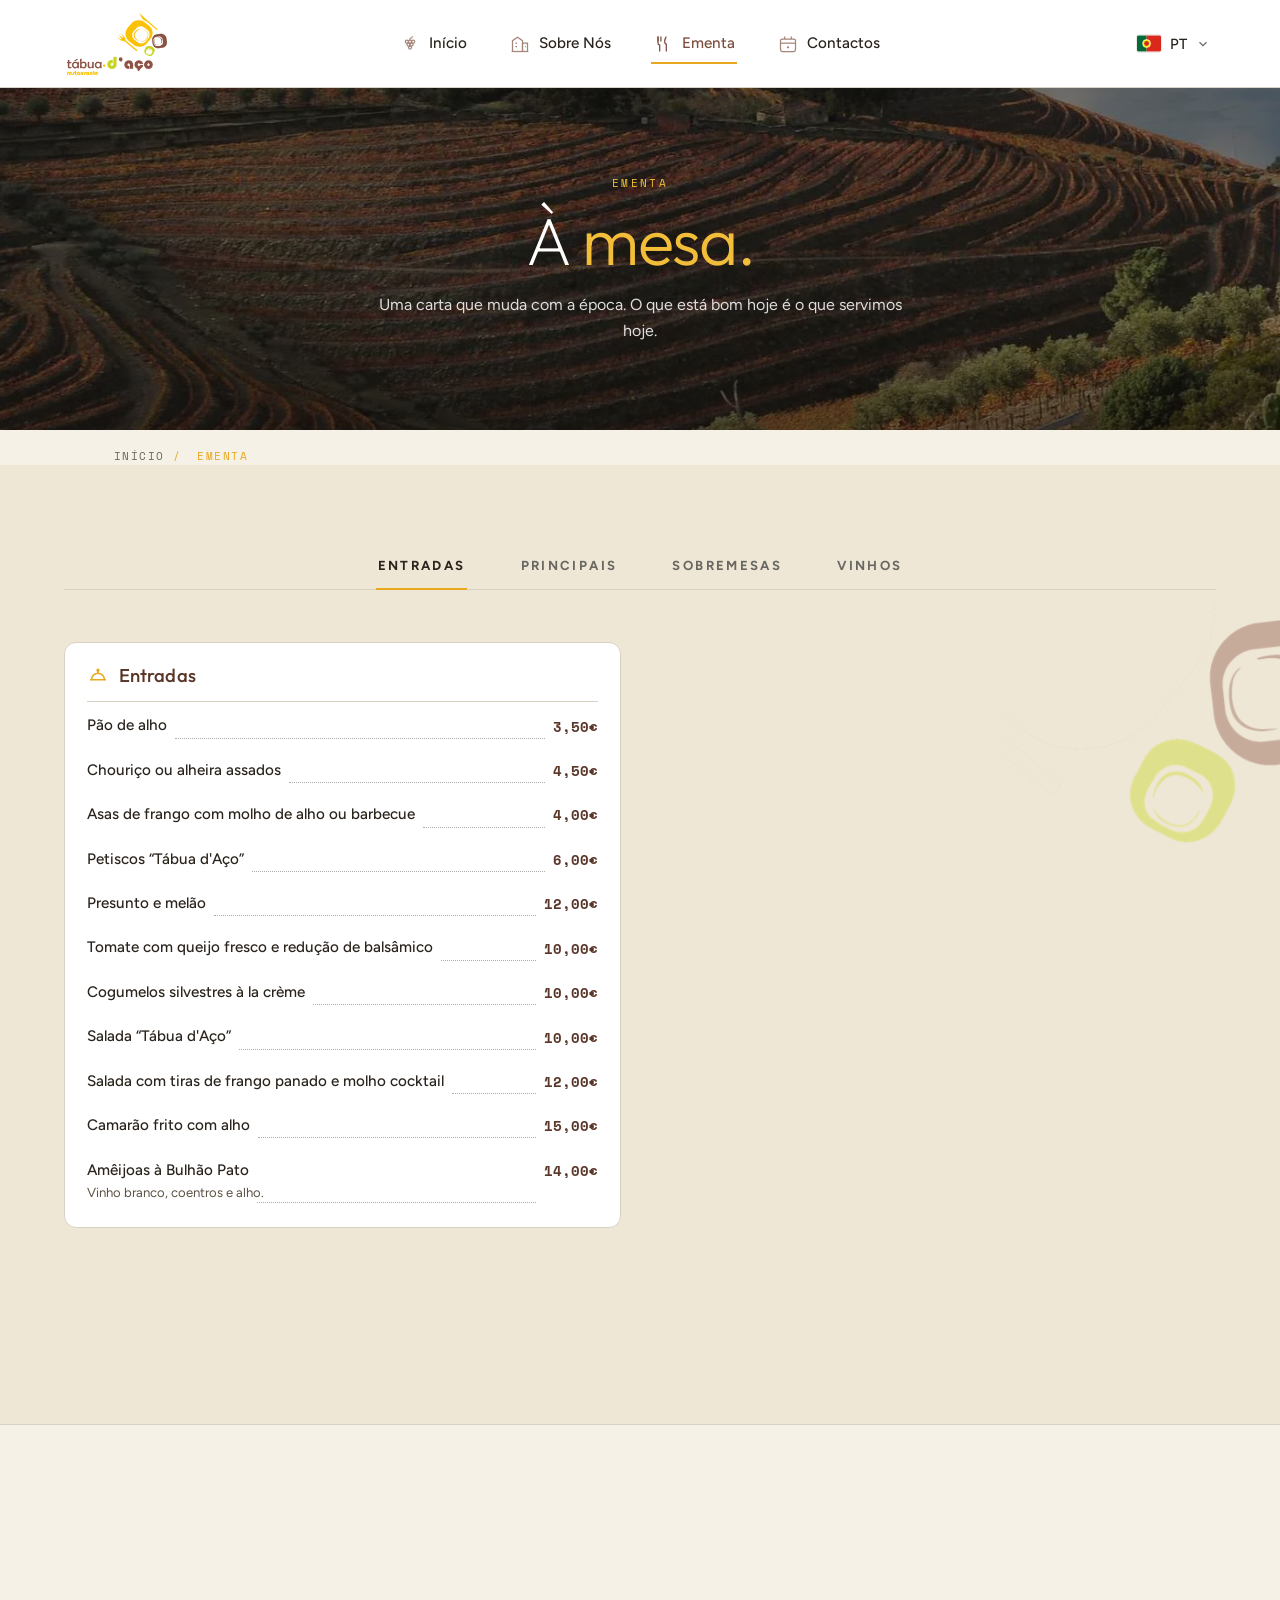
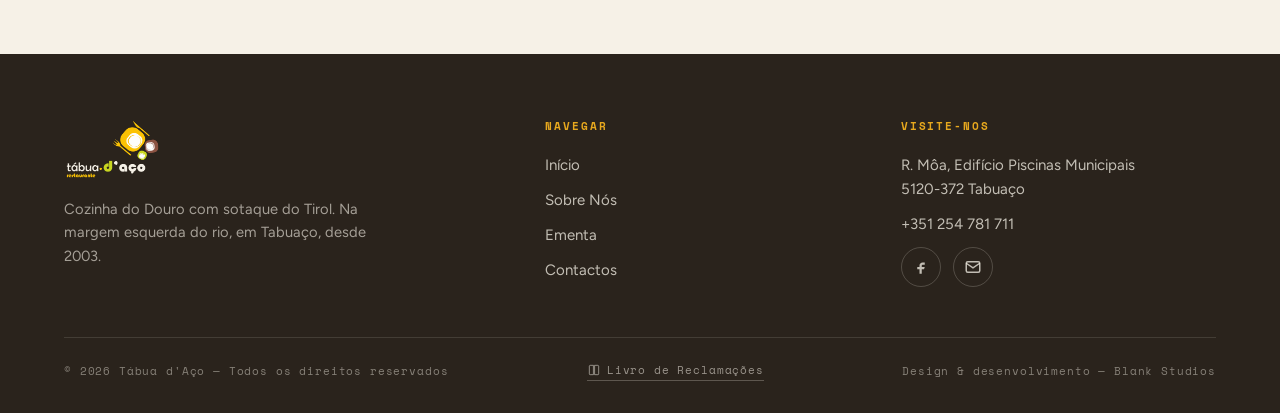
<file: ementa.html>
<!DOCTYPE html>
<html lang="pt">
<head>
<meta charset="UTF-8">
<meta name="viewport" content="width=device-width, initial-scale=1.0">
<meta name="robots" content="index, follow">
<meta name="author" content="Restaurante Tábua d'Aço">
<meta name="theme-color" content="#211C17">
<meta name="geo.region" content="PT-VIS">
<meta name="geo.placename" content="Tabuaço">
<meta name="geo.position" content="41.1156;-7.5664">
<meta name="ICBM" content="41.1156, -7.5664">
<link rel="canonical" href="https://www.restaurantetabuadaco.com/ementa.html">
<title>Ementa — Tábua d'Aço · Tabuaço, Douro</title>
<meta name="description" content="A ementa do Restaurante Tábua d'Aço: pratos típicos da região do Douro e sabores da Áustria, Itália, Espanha e Ásia, com vinhos da região demarcada.">
<meta property="og:title" content="Ementa — Tábua d'Aço · Tabuaço, Douro">
<meta property="og:description" content="A ementa do Restaurante Tábua d'Aço: pratos típicos da região do Douro e sabores da Áustria, Itália, Espanha e Ásia, com vinhos da região demarcada.">
<meta property="og:type" content="website">
<meta property="og:site_name" content="Tábua d'Aço">
<meta property="og:locale" content="pt_PT">
<meta property="og:locale:alternate" content="en_GB">
<meta property="og:locale:alternate" content="de_DE">
<meta property="og:locale:alternate" content="es_ES">
<meta property="og:locale:alternate" content="fr_FR">
<meta property="og:url" content="https://www.restaurantetabuadaco.com/ementa.html">
<meta property="og:image" content="https://www.restaurantetabuadaco.com/assets/og-image.jpg?v=1">
<meta property="og:image:width" content="1200">
<meta property="og:image:height" content="630">
<meta property="og:image:alt" content="Vista da vila de Tabuaço, no Douro, onde fica o restaurante Tábua d'Aço">
<meta name="twitter:card" content="summary_large_image">
<meta name="twitter:title" content="Ementa — Tábua d'Aço · Tabuaço, Douro">
<meta name="twitter:description" content="A ementa do Restaurante Tábua d'Aço: pratos típicos da região do Douro e sabores da Áustria, Itália, Espanha e Ásia, com vinhos da região demarcada.">
<meta name="twitter:image" content="https://www.restaurantetabuadaco.com/assets/og-image.jpg?v=1">
<link rel="preconnect" href="https://fonts.googleapis.com">
<link rel="preconnect" href="https://fonts.gstatic.com" crossorigin>
<link href="https://fonts.googleapis.com/css2?family=Outfit:wght@200;300;400;500&family=Figtree:wght@400;500;600&family=Space+Mono:wght@400;700&display=swap" rel="stylesheet">
<link rel="icon" type="image/png" href="assets/favicon.png?v=3">
<link rel="icon" href="assets/favicon.ico?v=3" sizes="any">
<link rel="apple-touch-icon" href="assets/apple-touch-icon.png?v=3">
<link rel="stylesheet" href="assets/style.css?v=23">
</head>
<body>
<!-- ============ HEADER ============ -->
<div class="header">
  <div class="header__top">
    <a href="index.html" class="header__logo" aria-label="Tábua d'Aço — início">
      <img src="assets/logo-tabua-daco.png?v=5" alt="Logótipo do Restaurante Tábua d'Aço — Tabuaço, Douro" width="320" height="205">
    </a>

    <nav class="header__nav" id="nav" aria-label="Navegação principal">
      <a href="index.html">
        <svg width="24" height="24" viewBox="0 0 24 24" fill="none" stroke="currentColor" stroke-width="1.5" aria-hidden="true"><circle cx="8.2" cy="9.2" r="1.8"/><circle cx="12" cy="9.2" r="1.8"/><circle cx="15.8" cy="9.2" r="1.8"/><circle cx="10.1" cy="12.7" r="1.8"/><circle cx="13.9" cy="12.7" r="1.8"/><circle cx="12" cy="16.2" r="1.8"/><path d="M12 7.4V5.2M12 5.2c1.7 0 2.8-1 3.1-2.4"/></svg>
        <span data-i18n="nav_home">Início</span>
      </a>
      <a href="sobre.html">
        <svg width="24" height="24" viewBox="0 0 24 24" fill="none" stroke="currentColor" stroke-width="1.5" aria-hidden="true"><path d="M3 21V8l6-4 6 4v13"/><path d="M15 21V11h6v10"/><path d="M6.5 11h2M6.5 15h2M18 15h1"/><path d="M2 21h20"/></svg>
        <span data-i18n="nav_about">Sobre Nós</span>
      </a>
      <a href="ementa.html" class="active">
        <svg width="24" height="24" viewBox="0 0 24 24" fill="none" stroke="currentColor" stroke-width="1.5" aria-hidden="true"><path d="M6 3v8a2 2 0 002 2v8"/><path d="M6 3v6M9.5 3v6"/><path d="M16 3c-1.5 2-2 4-2 6s.7 3 2 3v9"/></svg>
        <span data-i18n="nav_menu">Ementa</span>
      </a>
      <a href="contactos.html">
        <svg width="24" height="24" viewBox="0 0 24 24" fill="none" stroke="currentColor" stroke-width="1.5" aria-hidden="true"><path d="M8 3v3M16 3v3"/><rect x="3" y="6" width="18" height="15" rx="2"/><path d="M3 11h18"/><circle cx="12" cy="16" r="1.4" fill="currentColor" stroke="none"/></svg>
        <span data-i18n="nav_contact">Contactos</span>
      </a>
    </nav>

    <div class="header__right">
      <div class="lang" id="lang">
        <button class="lang__btn" id="langBtn" aria-haspopup="true" aria-expanded="false">
          <span class="lang__flag" id="langFlag">
            <svg viewBox="0 0 30 20" width="24" height="17"><rect width="12" height="20" fill="#046A38"/><rect x="12" width="18" height="20" fill="#DA291C"/><circle cx="12" cy="10" r="5" fill="#FFE900" stroke="#fff" stroke-width=".7"/><circle cx="12" cy="10" r="3" fill="#DA291C"/></svg>
          </span>
          <span id="langLabel">PT</span>
          <svg width="24" height="24" class="lang__chev" viewBox="0 0 24 24" fill="none" stroke="currentColor" stroke-width="2"><path d="M6 9l6 6 6-6"/></svg>
        </button>
        <div class="lang__menu" role="menu">
          <button role="menuitem" aria-current="true" data-lang="pt"><svg viewBox="0 0 30 20" width="22" height="15"><rect width="12" height="20" fill="#046A38"/><rect x="12" width="18" height="20" fill="#DA291C"/><circle cx="12" cy="10" r="5" fill="#FFE900" stroke="#fff" stroke-width=".7"/><circle cx="12" cy="10" r="3" fill="#DA291C"/></svg> Português</button>
          <button role="menuitem" aria-current="false" data-lang="en"><svg viewBox="0 0 30 20" width="22" height="15"><rect width="30" height="20" fill="#012169"/><path d="M0 0l30 20M30 0L0 20" stroke="#fff" stroke-width="4"/><path d="M15 0v20M0 10h30" stroke="#fff" stroke-width="6"/><path d="M15 0v20M0 10h30" stroke="#C8102E" stroke-width="3.5"/></svg> English</button>
          <button role="menuitem" aria-current="false" data-lang="de"><svg viewBox="0 0 30 20" width="22" height="15"><rect width="30" height="20" fill="#000"/><rect y="6.667" width="30" height="6.667" fill="#DD0000"/><rect y="13.333" width="30" height="6.667" fill="#FFCE00"/></svg> Deutsch</button>
          <button role="menuitem" aria-current="false" data-lang="es"><svg viewBox="0 0 30 20" width="22" height="15"><rect width="30" height="20" fill="#AA151B"/><rect y="5" width="30" height="10" fill="#F1BF00"/></svg> Español</button>
          <button role="menuitem" aria-current="false" data-lang="fr"><svg viewBox="0 0 30 20" width="22" height="15"><rect width="10" height="20" fill="#0055A4"/><rect x="10" width="10" height="20" fill="#fff"/><rect x="20" width="10" height="20" fill="#EF4135"/></svg> Français</button>
        </div>
      </div>
    </div>

    <button class="burger" id="burger" aria-label="Abrir menu" aria-expanded="false" aria-controls="nav">
      <span></span><span></span><span></span>
    </button>
  </div>
</div>

<main id="topo">
<section class="pagehero pagehero--ementa">
  <div class="pagehero__bg" role="img" aria-label="Socalcos de vinha na região do Douro, em Tabuaço"></div>
  <div class="pagehero__scrim"></div>
  <div class="pagehero__inner">
    <span class="pagehero__k" data-i18n="nav_menu">Ementa</span>
    <h1 data-i18n="m_h1">À <span class='accent'>mesa.</span></h1>
    <p data-i18n="m_sub">Uma carta que muda com a época. O que está bom hoje é o que servimos hoje.</p>
  </div>
</section>

<nav class="crumbs" aria-label="Migalhas">
  <a href="index.html" data-i18n="nav_home">Início</a><span>/</span><span data-i18n="nav_menu">Ementa</span>
</nav>
<!-- ============ MENU ============ -->
<section class="section section--top menu" id="menu">
  <div class="section__wrap">
    <div class="menu__filters reveal" role="tablist" aria-label="Secções da ementa">
      <button class="mfilter active" role="tab" aria-selected="true" data-filter="entradas"><span data-i18n="cat_entradas">Entradas</span></button>
      <button class="mfilter" role="tab" aria-selected="false" data-filter="principais"><span data-i18n="f_mains">Principais</span></button>
      <button class="mfilter" role="tab" aria-selected="false" data-filter="sobremesas"><span data-i18n="cat_desserts">Sobremesas</span></button>
      <button class="mfilter" role="tab" aria-selected="false" data-filter="vinhos"><span data-i18n="f_wines">Vinhos</span></button>
    </div>

    <div class="menu__grid" id="menuGrid">

      <div class="mcat reveal" data-cat="entradas">
        <h3 class="mcat__title"><svg class="mcat__ico" width="22" height="22" viewBox="0 0 24 24" fill="none" stroke="currentColor" stroke-width="1.6" stroke-linecap="round" stroke-linejoin="round" aria-hidden="true"><path d="M4 16h16"/><path d="M5 16a7 7 0 0 1 14 0"/><path d="M12 9V7"/><circle cx="12" cy="5.6" r="1"/></svg><span data-i18n="cat_entradas">Entradas</span></h3>
        <div class="mlist">
          <div class="mrow"><span class="mrow__name" data-i18n="dsh_pao_alho">Pão de alho</span><span class="mrow__price">3,50€</span></div>
          <div class="mrow"><span class="mrow__name" data-i18n="dsh_chourico">Chouriço ou alheira assados</span><span class="mrow__price">4,50€</span></div>
          <div class="mrow"><span class="mrow__name" data-i18n="dsh_asas">Asas de frango com molho de alho ou barbecue</span><span class="mrow__price">4,00€</span></div>
          <div class="mrow"><span class="mrow__name" data-i18n="dsh_petiscos">Petiscos “Tábua d'Aço”</span><span class="mrow__price">6,00€</span></div>
          <div class="mrow"><span class="mrow__name" data-i18n="dsh_presunto_melao">Presunto e melão</span><span class="mrow__price">12,00€</span></div>
          <div class="mrow"><span class="mrow__name" data-i18n="dsh_tomate">Tomate com queijo fresco e redução de balsâmico</span><span class="mrow__price">10,00€</span></div>
          <div class="mrow"><span class="mrow__name" data-i18n="dsh_cogumelos">Cogumelos silvestres à la crème</span><span class="mrow__price">10,00€</span></div>
          <div class="mrow"><span class="mrow__name" data-i18n="dsh_salada_casa">Salada “Tábua d'Aço”</span><span class="mrow__price">10,00€</span></div>
          <div class="mrow"><span class="mrow__name" data-i18n="dsh_salada_frango">Salada com tiras de frango panado e molho cocktail</span><span class="mrow__price">12,00€</span></div>
          <div class="mrow"><span class="mrow__name" data-i18n="dsh_camarao">Camarão frito com alho</span><span class="mrow__price">15,00€</span></div>
          <div class="mrow"><span class="mrow__name" data-i18n="dsh_ameijoas">Amêijoas à Bulhão Pato</span><span class="mrow__price">14,00€</span><span class="mrow__desc" data-i18n="dsh_ameijoas_d">Vinho branco, coentros e alho.</span></div>
        </div>
      </div>

      <div class="mcat reveal" data-cat="principais" hidden>
        <h3 class="mcat__title"><svg class="mcat__ico" width="22" height="22" viewBox="0 0 24 24" fill="none" stroke="currentColor" stroke-width="1.6" stroke-linecap="round" stroke-linejoin="round" aria-hidden="true"><path d="M7.5 14h9v4a1 1 0 0 1-1 1H8.5a1 1 0 0 1-1-1z"/><path d="M7.5 14a3.4 3.4 0 0 1-1-6.6 3.4 3.4 0 0 1 5.5-2 3.4 3.4 0 0 1 5.5 2A3.4 3.4 0 0 1 16.5 14"/><path d="M9.5 19v-3M12 19v-3M14.5 19v-3"/></svg><span data-i18n="cat_chef">Sugestões do Chef</span></h3>
        <div class="mlist">
          <div class="mrow"><span class="mrow__name" data-i18n="dsh_sug">Sugestão do chef <span class="mrow__note">(dose)</span></span><span class="mrow__price">17,00€</span></div>
          <div class="mrow"><span class="mrow__name" data-i18n="dsh_sug_meia">Sugestão do chef <span class="mrow__note">(meia dose)</span></span><span class="mrow__price">9,50€</span></div>
          <div class="mrow"><span class="mrow__name" data-i18n="dsh_almoco">Almoço <span class="mrow__note">(só ao meio-dia)</span></span><span class="mrow__price">8,00€</span></div>
          <div class="mrow"><span class="mrow__name" data-i18n="dsh_leitao">Leitão no forno <span class="mrow__note">(2 pessoas)</span></span><span class="mrow__price">25,00€</span></div>
          <div class="mrow"><span class="mrow__name" data-i18n="dsh_borrego">Borrego no forno <span class="mrow__note">(2 pessoas)</span></span><span class="mrow__price">24,00€</span></div>
        </div>
      </div>

      <div class="mcat reveal" data-cat="principais" hidden>
        <h3 class="mcat__title"><svg class="mcat__ico" width="22" height="22" viewBox="0 0 24 24" fill="none" stroke="currentColor" stroke-width="1.6" stroke-linecap="round" stroke-linejoin="round" aria-hidden="true"><path d="M12 3.5l2.5 5.3 5.5.7-4 3.9 1 5.6L12 16.9 6.5 19l1-5.6-4-3.9 5.5-.7z"/></svg><span data-i18n="cat_special">Especialidade da Casa</span></h3>
        <p class="mcat__note" data-i18n="m_order">* Por encomenda</p>
        <div class="mlist">
          <div class="mrow"><span class="mrow__name" data-i18n="dsh_javali">Guisado de javali com batata cozida <span class="mrow__note">(2 pax)*</span></span><span class="mrow__price">25,00€</span></div>
        </div>
      </div>

      <div class="mcat reveal" data-cat="principais" hidden>
        <h3 class="mcat__title"><svg class="mcat__ico" width="22" height="22" viewBox="0 0 24 24" fill="none" stroke="currentColor" stroke-width="1.6" stroke-linecap="round" stroke-linejoin="round" aria-hidden="true"><path d="M21 12s-3.5-5-8.5-5S4 12 4 12s3.5 5 8.5 5S21 12 21 12z"/><path d="M4 12 1.5 9v6z"/><circle cx="16" cy="11" r="1" fill="currentColor" stroke="none"/></svg><span data-i18n="cat_fish">Peixe</span></h3>
        <div class="mlist">
          <div class="mrow"><span class="mrow__name" data-i18n="dsh_bacalhau_meia">Bacalhau <span class="mrow__note">(meia dose)</span></span><span class="mrow__price">10,00€</span></div>
          <div class="mrow"><span class="mrow__name" data-i18n="dsh_bacalhau_broa">Bacalhau com broa e coentros na telha</span><span class="mrow__price">19,00€</span></div>
          <div class="mrow"><span class="mrow__name" data-i18n="dsh_bacalhau_thomas">Bacalhau “Chefe Thomas”</span><span class="mrow__price">19,00€</span></div>
          <div class="mrow"><span class="mrow__name" data-i18n="dsh_bacalhau_lag">Bacalhau à lagareiro</span><span class="mrow__price">19,00€</span><span class="mrow__desc" data-i18n="dsh_bacalhau_lag_d">Bacalhau na brasa, batata a murro e azeite quente.</span></div>
          <div class="mrow"><span class="mrow__name" data-i18n="dsh_bacalhau_zepipo">Bacalhau “Zé do Pipo”</span><span class="mrow__price">19,00€</span></div>
          <div class="mrow"><span class="mrow__name" data-i18n="dsh_polvo">Polvo à lagareiro</span><span class="mrow__price">21,00€</span></div>
          <div class="mrow"><span class="mrow__name" data-i18n="dsh_garoupa">Garoupa grelhada com molho de limão e batata assada</span><span class="mrow__price">12,50€</span></div>
          <div class="mrow"><span class="mrow__name" data-i18n="dsh_dourada">Dourada grelhada com batata assada e salada</span><span class="mrow__price">14,00€</span></div>
          <div class="mrow"><span class="mrow__name" data-i18n="dsh_lulas">Espetada de lulas</span><span class="mrow__price">16,00€</span></div>
        </div>
      </div>

      <div class="mcat reveal" data-cat="principais" hidden>
        <h3 class="mcat__title"><svg class="mcat__ico" width="22" height="22" viewBox="0 0 24 24" fill="none" stroke="currentColor" stroke-width="1.6" stroke-linecap="round" stroke-linejoin="round" aria-hidden="true"><path d="M13.4 10.6l-5.8 5.8"/><path d="M7.6 16.4a2.4 2.4 0 1 0-2 2 2.4 2.4 0 1 0-2-2 2.4 2.4 0 0 0 2 2 2.4 2.4 0 0 0 2-2z"/><path d="M13.4 10.6a3.5 3.5 0 1 1 5-5 3.5 3.5 0 0 1-1.2 6.6 3.5 3.5 0 0 1-3.8-1.6z"/></svg><span data-i18n="cat_meat">Carne</span></h3>
        <div class="mlist">
          <div class="mrow"><span class="mrow__name" data-i18n="dsh_bife_porto">Bife do lombo com molho do Porto</span><span class="mrow__price">19,50€</span></div>
          <div class="mrow"><span class="mrow__name" data-i18n="dsh_bife_alho">Bife do lombo com alho gratinado</span><span class="mrow__price">19,50€</span></div>
          <div class="mrow"><span class="mrow__name" data-i18n="dsh_med_cogumelos">Medalhões de porco com molho de cogumelos silvestres</span><span class="mrow__price">14,00€</span></div>
          <div class="mrow"><span class="mrow__name" data-i18n="dsh_med_mostarda">Medalhões de porco com mostarda antiga</span><span class="mrow__price">14,00€</span></div>
          <div class="mrow"><span class="mrow__name" data-i18n="dsh_mista">Mista de carne grelhada com batata frita, molhos e salada</span><span class="mrow__price">23,00€</span></div>
          <div class="mrow"><span class="mrow__name" data-i18n="dsh_picanha">Picanha “Tábua d'Aço”</span><span class="mrow__price">22,00€</span></div>
          <div class="mrow"><span class="mrow__name" data-i18n="dsh_costeleta_gr">Costeleta grelhada <span class="mrow__note">(chuletón)</span></span><span class="mrow__price">22,00€</span></div>
          <div class="mrow"><span class="mrow__name" data-i18n="dsh_costeletas_borrego">Costeletas de borrego à caçador</span><span class="mrow__price">15,00€</span></div>
          <div class="mrow"><span class="mrow__name" data-i18n="dsh_costeleta_vitela">Costeleta de vitela à moda do “Douro”</span><span class="mrow__price">14,00€</span></div>
          <div class="mrow"><span class="mrow__name" data-i18n="dsh_frango_indiana">Filetes de frango à indiana com ananás e arroz</span><span class="mrow__price">14,00€</span></div>
        </div>
      </div>

      <div class="mcat reveal" data-cat="principais" hidden>
        <h3 class="mcat__title"><svg class="mcat__ico" width="22" height="22" viewBox="0 0 24 24" fill="none" stroke="currentColor" stroke-width="1.6" stroke-linecap="round" stroke-linejoin="round" aria-hidden="true"><path d="M3 11h18a9 9 0 0 1-18 0z"/><path d="M9 4c0 1-1 1-1 2s1 1 1 2M13 4c0 1-1 1-1 2s1 1 1 2"/></svg><span data-i18n="cat_pasta">Massa</span></h3>
        <div class="mlist">
          <div class="mrow"><span class="mrow__name" data-i18n="dsh_espar_bol">Esparguete à bolonhesa</span><span class="mrow__price">10,00€</span></div>
          <div class="mrow"><span class="mrow__name" data-i18n="dsh_espar_carb">Esparguete à carbonara</span><span class="mrow__price">10,00€</span></div>
          <div class="mrow"><span class="mrow__name" data-i18n="dsh_massa_marisco">Massa de marisco <span class="mrow__note">(2 pessoas)</span></span><span class="mrow__price">29,00€</span></div>
        </div>
      </div>

      <div class="mcat reveal" data-cat="principais" hidden>
        <h3 class="mcat__title"><svg class="mcat__ico" width="22" height="22" viewBox="0 0 24 24" fill="none" stroke="currentColor" stroke-width="1.6" stroke-linecap="round" stroke-linejoin="round" aria-hidden="true"><path d="M4 20C4 11 10 5 20 4c0 10-6 15-15 15z"/><path d="M4.5 19.5C7 15 11 12 15 10"/></svg><span data-i18n="cat_veg">Vegetariano</span></h3>
        <div class="mlist">
          <div class="mrow"><span class="mrow__name" data-i18n="dsh_arroz_veg">Arroz de legumes com cogumelos e ovo estrelado</span><span class="mrow__price">10,00€</span></div>
        </div>
      </div>

      <div class="mcat reveal" data-cat="principais" hidden>
        <h3 class="mcat__title"><svg class="mcat__ico" width="22" height="22" viewBox="0 0 24 24" fill="none" stroke="currentColor" stroke-width="1.6" stroke-linecap="round" stroke-linejoin="round" aria-hidden="true"><path d="M8 10a4 4 0 1 1 8 0"/><path d="M7.7 11h8.6L12 21z"/></svg><span data-i18n="cat_kids">Menu Crianças</span></h3>
        <div class="mlist">
          <div class="mrow"><span class="mrow__name" data-i18n="dsh_salsichas">Salsichas com batata frita, arroz e ovo estrelado</span><span class="mrow__price">6,00€</span></div>
          <div class="mrow"><span class="mrow__name" data-i18n="dsh_nuggets">Nuggets de frango com arroz e batata frita</span><span class="mrow__price">6,00€</span></div>
          <div class="mrow"><span class="mrow__name" data-i18n="dsh_espar_bol">Esparguete à bolonhesa</span><span class="mrow__price">6,00€</span></div>
          <div class="mrow"><span class="mrow__name" data-i18n="dsh_hamburguer">Hambúrguer com batata frita e ovo</span><span class="mrow__price">6,00€</span></div>
        </div>
      </div>

      <div class="mcat reveal" data-cat="sobremesas" hidden>
        <h3 class="mcat__title"><svg class="mcat__ico" width="22" height="22" viewBox="0 0 24 24" fill="none" stroke="currentColor" stroke-width="1.6" stroke-linecap="round" stroke-linejoin="round" aria-hidden="true"><path d="M8 10a4 4 0 1 1 8 0"/><path d="M7.7 11h8.6L12 21z"/></svg><span data-i18n="cat_desserts">Sobremesas</span></h3>
        <p class="mcat__soon" data-i18n="m_soon">Em breve. Peça ao empregado as sobremesas do dia — leite-creme, bolo-rei e outras da casa.</p>
      </div>

      <div class="mcat reveal" data-cat="vinhos" hidden>
        <h3 class="mcat__title"><svg class="mcat__ico" width="22" height="22" viewBox="0 0 24 24" fill="none" stroke="currentColor" stroke-width="1.6" stroke-linecap="round" stroke-linejoin="round" aria-hidden="true"><path d="M7 3h10l-1 7a4 4 0 0 1-8 0z"/><path d="M12 14v5M8 21h8"/></svg><span data-i18n="cat_red_res">Douro · Tinto Reserva</span></h3>
        <div class="mlist mlist--two">
          <div class="mrow"><span class="mrow__name">Desnível 18</span><span class="mrow__price">45,00€</span></div>
          <div class="mrow"><span class="mrow__name">Quinta da Deserta Seleção 2013</span><span class="mrow__price">41,00€</span></div>
          <div class="mrow"><span class="mrow__name">Quinta da Deserta Premium 2012</span><span class="mrow__price">35,00€</span></div>
          <div class="mrow"><span class="mrow__name">Desnível 17</span><span class="mrow__price">28,00€</span></div>
          <div class="mrow"><span class="mrow__name">Quinta da Padrela Reserva 2018</span><span class="mrow__price">19,50€</span></div>
          <div class="mrow"><span class="mrow__name">Quinta do Monte Travesso Reserva 2019</span><span class="mrow__price">19,50€</span></div>
          <div class="mrow"><span class="mrow__name">Quinta do Espinho Reserva 2015</span><span class="mrow__price">18,50€</span></div>
          <div class="mrow"><span class="mrow__name">Quinta da Carregosa Reserva 2018</span><span class="mrow__price">18,50€</span></div>
          <div class="mrow"><span class="mrow__name">Oboé Superior 2016</span><span class="mrow__price">18,50€</span></div>
          <div class="mrow"><span class="mrow__name">Cabeça de Burro Reserva 2016</span><span class="mrow__price">15,00€</span></div>
          <div class="mrow"><span class="mrow__name">Encostas da Amarelinha Reserva</span><span class="mrow__price">15,00€</span></div>
          <div class="mrow"><span class="mrow__name">Quinta do Filoco Reserva 2015</span><span class="mrow__price">15,00€</span></div>
          <div class="mrow"><span class="mrow__name">Herédias Reserva 2019</span><span class="mrow__price">14,00€</span></div>
          <div class="mrow"><span class="mrow__name">Fagote Reserva 2019</span><span class="mrow__price">14,00€</span></div>
          <div class="mrow"><span class="mrow__name">Encostas do Peso Reserva 2013</span><span class="mrow__price">9,50€</span></div>
          <div class="mrow"><span class="mrow__name">Môa Reserva</span><span class="mrow__price">9,50€</span></div>
        </div>
      </div>

      <div class="mcat reveal" data-cat="vinhos" hidden>
        <h3 class="mcat__title"><svg class="mcat__ico" width="22" height="22" viewBox="0 0 24 24" fill="none" stroke="currentColor" stroke-width="1.6" stroke-linecap="round" stroke-linejoin="round" aria-hidden="true"><path d="M7 3h10l-1 7a4 4 0 0 1-8 0z"/><path d="M12 14v5M8 21h8"/></svg><span data-i18n="cat_red">Douro · Tinto</span></h3>
        <div class="mlist mlist--two">
          <div class="mrow"><span class="mrow__name">Quinta do Tedo 2017</span><span class="mrow__price">17,00€</span></div>
          <div class="mrow"><span class="mrow__name">Desnível Touriga Franca 2020</span><span class="mrow__price">15,00€</span></div>
          <div class="mrow"><span class="mrow__name">Quinta do Convento 2016</span><span class="mrow__price">15,00€</span></div>
          <div class="mrow"><span class="mrow__name">Desnível Touriga Nacional 2020</span><span class="mrow__price">15,00€</span></div>
          <div class="mrow"><span class="mrow__name">Quinta das Herédias 2019</span><span class="mrow__price">14,00€</span></div>
          <div class="mrow"><span class="mrow__name">Quinta da Padrela 2018</span><span class="mrow__price">12,50€</span></div>
          <div class="mrow"><span class="mrow__name">Vinha dos 7 anos 2018</span><span class="mrow__price">12,50€</span></div>
          <div class="mrow"><span class="mrow__name">Quinta do Portal 2018</span><span class="mrow__price">12,50€</span></div>
          <div class="mrow"><span class="mrow__name">Quinta do Monte Travesso 2019</span><span class="mrow__price">12,50€</span></div>
          <div class="mrow"><span class="mrow__name">Encostas da Amarelinha 2017</span><span class="mrow__price">11,00€</span></div>
          <div class="mrow"><span class="mrow__name">Quinta do Filoco</span><span class="mrow__price">11,00€</span></div>
          <div class="mrow"><span class="mrow__name">Quinta da Aveleira 2014</span><span class="mrow__price">10,00€</span></div>
          <div class="mrow"><span class="mrow__name">Quinta da Carregosa 2019</span><span class="mrow__price">10,00€</span></div>
          <div class="mrow"><span class="mrow__name">Douro Reccua 2017</span><span class="mrow__price">9,50€</span></div>
          <div class="mrow"><span class="mrow__name">Môa</span><span class="mrow__price">8,50€</span></div>
          <div class="mrow"><span class="mrow__name">Incantum 2019</span><span class="mrow__price">8,00€</span></div>
          <div class="mrow"><span class="mrow__name">Incantum <span class="mrow__note">(0,375L)</span></span><span class="mrow__price">6,00€</span></div>
        </div>
      </div>

      <div class="mcat reveal" data-cat="vinhos" hidden>
        <h3 class="mcat__title"><svg class="mcat__ico" width="22" height="22" viewBox="0 0 24 24" fill="none" stroke="currentColor" stroke-width="1.6" stroke-linecap="round" stroke-linejoin="round" aria-hidden="true"><path d="M7 3h10l-1 7a4 4 0 0 1-8 0z"/><path d="M12 14v5M8 21h8"/></svg><span data-i18n="cat_white_res">Douro · Branco Reserva</span></h3>
        <div class="mlist mlist--two">
          <div class="mrow"><span class="mrow__name">Quinta da Moita 2019</span><span class="mrow__price">16,00€</span></div>
          <div class="mrow"><span class="mrow__name">Desnível Alvarinho Reserva 2019</span><span class="mrow__price">15,00€</span></div>
          <div class="mrow"><span class="mrow__name">Cabeça de Burro Reserva 2018</span><span class="mrow__price">14,50€</span></div>
          <div class="mrow"><span class="mrow__name">Herédias DOC 2020</span><span class="mrow__price">14,00€</span></div>
          <div class="mrow"><span class="mrow__name">Quinta das Herédias 2019</span><span class="mrow__price">14,00€</span></div>
          <div class="mrow"><span class="mrow__name">Vinha dos 7 Anos 2020</span><span class="mrow__price">12,50€</span></div>
          <div class="mrow"><span class="mrow__name">Quinta da Carregosa 2020</span><span class="mrow__price">12,00€</span></div>
          <div class="mrow"><span class="mrow__name">Passa Frio 2017</span><span class="mrow__price">11,00€</span></div>
          <div class="mrow"><span class="mrow__name">Quinta da Padrela 2019</span><span class="mrow__price">11,00€</span></div>
          <div class="mrow"><span class="mrow__name">Quinta do Monte Travesso 2019</span><span class="mrow__price">11,00€</span></div>
          <div class="mrow"><span class="mrow__name">Môa</span><span class="mrow__price">9,50€</span></div>
          <div class="mrow"><span class="mrow__name">Quinta do Filoco 2019</span><span class="mrow__price">9,50€</span></div>
          <div class="mrow"><span class="mrow__name">Incantum 2018</span><span class="mrow__price">8,50€</span></div>
          <div class="mrow"><span class="mrow__name">Incantum <span class="mrow__note">(0,375L)</span></span><span class="mrow__price">6,00€</span></div>
        </div>
      </div>

      <div class="mcat reveal" data-cat="vinhos" hidden>
        <h3 class="mcat__title"><svg class="mcat__ico" width="22" height="22" viewBox="0 0 24 24" fill="none" stroke="currentColor" stroke-width="1.6" stroke-linecap="round" stroke-linejoin="round" aria-hidden="true"><path d="M7 3h10l-1 7a4 4 0 0 1-8 0z"/><path d="M12 14v5M8 21h8"/></svg><span data-i18n="cat_rose">Douro · Rosé</span></h3>
        <div class="mlist mlist--two">
          <div class="mrow"><span class="mrow__name">Vinha dos 7 Anos</span><span class="mrow__price">11,00€</span></div>
          <div class="mrow"><span class="mrow__name">Quinta da Padrela 2019</span><span class="mrow__price">9,50€</span></div>
          <div class="mrow"><span class="mrow__name">Muros de Vinha</span><span class="mrow__price">9,50€</span></div>
          <div class="mrow"><span class="mrow__name">Filoco Rosé</span><span class="mrow__price">9,50€</span></div>
        </div>
      </div>

      <div class="mcat reveal" data-cat="vinhos" hidden>
        <h3 class="mcat__title"><svg class="mcat__ico" width="22" height="22" viewBox="0 0 24 24" fill="none" stroke="currentColor" stroke-width="1.6" stroke-linecap="round" stroke-linejoin="round" aria-hidden="true"><path d="M7 3h10l-1 7a4 4 0 0 1-8 0z"/><path d="M12 14v5M8 21h8"/><path d="M18.5 2.5l.5 1.2 1.2.5-1.2.5-.5 1.2-.5-1.2L16.8 4l1.2-.5z" fill="currentColor" stroke="none"/></svg><span data-i18n="cat_sparkling">Espumante</span></h3>
        <div class="mlist mlist--two">
          <div class="mrow"><span class="mrow__name">Raposeira Reserva Bruto / Meio Seco</span><span class="mrow__price">15,00€</span></div>
          <div class="mrow"><span class="mrow__name">Murganheira Reserva Bruto</span><span class="mrow__price">15,00€</span></div>
          <div class="mrow"><span class="mrow__name">Terras do Demo Bruto Branco / Rosé</span><span class="mrow__price">15,00€</span></div>
        </div>
      </div>

      <div class="mcat reveal" data-cat="vinhos" hidden>
        <h3 class="mcat__title"><svg class="mcat__ico" width="22" height="22" viewBox="0 0 24 24" fill="none" stroke="currentColor" stroke-width="1.6" stroke-linecap="round" stroke-linejoin="round" aria-hidden="true"><path d="M10.5 3h3v2.5l1 2.5V19a2 2 0 0 1-2 2h-1a2 2 0 0 1-2-2V8l1-2.5z"/><path d="M9.5 12h5"/></svg><span data-i18n="cat_port">Vinho do Porto</span></h3>
        <div class="mlist mlist--two">
          <div class="mrow"><span class="mrow__name">Porto Reccua 40 anos</span><span class="mrow__price">16,00€</span></div>
          <div class="mrow"><span class="mrow__name">Porto Reccua 30 anos</span><span class="mrow__price">11,50€</span></div>
          <div class="mrow"><span class="mrow__name">Porto Reccua 20 anos</span><span class="mrow__price">8,50€</span></div>
          <div class="mrow"><span class="mrow__name">Porto Reccua 10 anos</span><span class="mrow__price">6,50€</span></div>
          <div class="mrow"><span class="mrow__name">Cockburn's — Special Reserve</span><span class="mrow__price">4,00€</span></div>
          <div class="mrow"><span class="mrow__name">Porto Reccua Tawny</span><span class="mrow__price">2,50€</span></div>
        </div>
      </div>

      <div class="mcat reveal" data-cat="vinhos" hidden>
        <h3 class="mcat__title"><svg class="mcat__ico" width="22" height="22" viewBox="0 0 24 24" fill="none" stroke="currentColor" stroke-width="1.6" stroke-linecap="round" stroke-linejoin="round" aria-hidden="true"><path d="M7 3h10l-1 7a4 4 0 0 1-8 0z"/><path d="M12 14v5M8 21h8"/></svg><span data-i18n="cat_house_wine">Vinho da Casa</span></h3>
        <div class="mlist mlist--two">
          <div class="mrow"><span class="mrow__name" data-i18n="dsh_vt750">Vinho tinto 750 ml</span><span class="mrow__price">7,00€</span></div>
          <div class="mrow"><span class="mrow__name" data-i18n="dsh_vb750">Vinho branco 750 ml</span><span class="mrow__price">7,00€</span></div>
          <div class="mrow"><span class="mrow__name" data-i18n="dsh_vt375">Vinho tinto 375 ml</span><span class="mrow__price">4,00€</span></div>
          <div class="mrow"><span class="mrow__name" data-i18n="dsh_vb375">Vinho branco 375 ml</span><span class="mrow__price">4,00€</span></div>
        </div>
      </div>

      <div class="mcat reveal" data-cat="vinhos" hidden>
        <h3 class="mcat__title"><svg class="mcat__ico" width="22" height="22" viewBox="0 0 24 24" fill="none" stroke="currentColor" stroke-width="1.6" stroke-linecap="round" stroke-linejoin="round" aria-hidden="true"><path d="M6 5h12l-1.4 15a1 1 0 0 1-1 .9H8.4a1 1 0 0 1-1-.9z"/><path d="M15 5l2.5-2"/></svg><span data-i18n="cat_drinks">Bebidas</span></h3>
        <div class="mlist mlist--two">
          <div class="mrow"><span class="mrow__name" data-i18n="dsh_sumos">Sumos 1,5 L</span><span class="mrow__price">3,50€</span></div>
          <div class="mrow"><span class="mrow__name" data-i18n="dsh_agua15">Água 1,5 L</span><span class="mrow__price">2,50€</span></div>
          <div class="mrow"><span class="mrow__name" data-i18n="dsh_fino">Fino</span><span class="mrow__price">1,30€</span></div>
          <div class="mrow"><span class="mrow__name">Coca-Cola</span><span class="mrow__price">1,30€</span></div>
          <div class="mrow"><span class="mrow__name">Sumol</span><span class="mrow__price">1,30€</span></div>
          <div class="mrow"><span class="mrow__name">Frize</span><span class="mrow__price">1,30€</span></div>
          <div class="mrow"><span class="mrow__name" data-i18n="dsh_agua">Água</span><span class="mrow__price">1,00€</span></div>
          <div class="mrow"><span class="mrow__name" data-i18n="dsh_cerveja_mini">Cerveja mini</span><span class="mrow__price">1,00€</span></div>
        </div>
      </div>

    </div>

    <p class="menu__note reveal" data-i18n="m_footnote">Preços com IVA incluído · Ementa sujeita à disponibilidade do dia · Informe-nos sobre alergénios</p>
  </div>
</section>

</main>

<!-- ============ RECONHECIDO POR ============ -->
<section class="trustband">
  <div class="awardwall reveal">
    <p class="awardwall__k" data-i18n="aw_wall_k">Reconhecido por</p>
    <div class="awardwall__row">
      <img src="assets/award-greenchef.png?v=1" alt="Green Chefs" loading="lazy">
      <img src="assets/award-boacama.png?v=1" alt="Boa Cama Boa Mesa — Guia Expresso" loading="lazy">
      <img class="aw--wide" src="assets/award-tripadvisor.png?v=1" alt="Tripadvisor" loading="lazy">
    </div>
  </div>
</section>

<!-- ============ FOOTER ============ -->
<div class="footer">
  <div class="footer__grid">
    <div>
      <img src="assets/logo-tabua-daco-claro.png?v=5" alt="Restaurante Tábua d'Aço" class="footer__logo" width="320" height="203" loading="lazy">
      <p class="footer__tag" data-i18n="footer_tag">Cozinha do Douro com sotaque do Tirol. Na margem esquerda do rio, em Tabuaço, desde 2003.</p>
    </div>
    <div class="footer__col">
      <h4 data-i18n="foot_nav">Navegar</h4>
      <a href="index.html" data-i18n="nav_home">Início</a>
      <a href="sobre.html" data-i18n="nav_about">Sobre Nós</a>
      <a href="ementa.html" data-i18n="nav_menu">Ementa</a>
      <a href="contactos.html" data-i18n="nav_contact">Contactos</a>
    </div>
    <div class="footer__col">
      <h4 data-i18n="foot_visit">Visite-nos</h4>
      <p>R. Môa, Edifício Piscinas Municipais<br>5120-372 Tabuaço</p>
      <p><a href="tel:+351254781711">+351 254 781 711</a></p>
      <div class="footer__social">
        <a href="https://facebook.com/restaurante.tabuadaco" target="_blank" rel="noopener" aria-label="Facebook"><svg width="24" height="24" viewBox="0 0 24 24" fill="currentColor"><path d="M14 9h3V6h-3c-2.2 0-4 1.8-4 4v2H7v3h3v6h3v-6h3l1-3h-4v-2c0-.6.4-1 1-1z"/></svg></a>
        <a href="mailto:geral@restaurantetabuadaco.com" aria-label="Email"><svg width="24" height="24" viewBox="0 0 24 24" fill="none" stroke="currentColor" stroke-width="2"><rect x="3" y="5" width="18" height="14" rx="2"/><path d="M3 7l9 6 9-6"/></svg></a>
      </div>
    </div>
  </div>
  <div class="footer__bottom">
    <span data-i18n="foot_rights">© 2026 Tábua d'Aço — Todos os direitos reservados</span>
    <a class="footer__complaints" href="https://www.livroreclamacoes.pt" target="_blank" rel="noopener noreferrer">
      <svg width="14" height="14" viewBox="0 0 24 24" fill="none" stroke="currentColor" stroke-width="1.6" aria-hidden="true"><path d="M4 5.5C4 4.7 4.7 4 5.5 4H11v16H5.5A1.5 1.5 0 014 18.5v-13z"/><path d="M20 5.5c0-.8-.7-1.5-1.5-1.5H13v16h5.5a1.5 1.5 0 001.5-1.5v-13z"/></svg>
      <span data-i18n="foot_complaints">Livro de Reclamações</span>
    </a>
    <a class="footer__credit" href="https://blankstudios.pt/" target="_blank" rel="noopener noreferrer">Design &amp; desenvolvimento — Blank Studios</a>
  </div>
</div>

<button class="totop" id="totop" aria-label="Voltar ao topo">
  <svg width="24" height="24" viewBox="0 0 24 24" fill="none" stroke="currentColor" stroke-width="2.4"><path d="M12 19V5M5 12l7-7 7 7"/></svg>
</button>

<script src="assets/i18n.js?v=7"></script>
<script src="assets/app.js?v=6"></script>
</body>
</html>
</file>
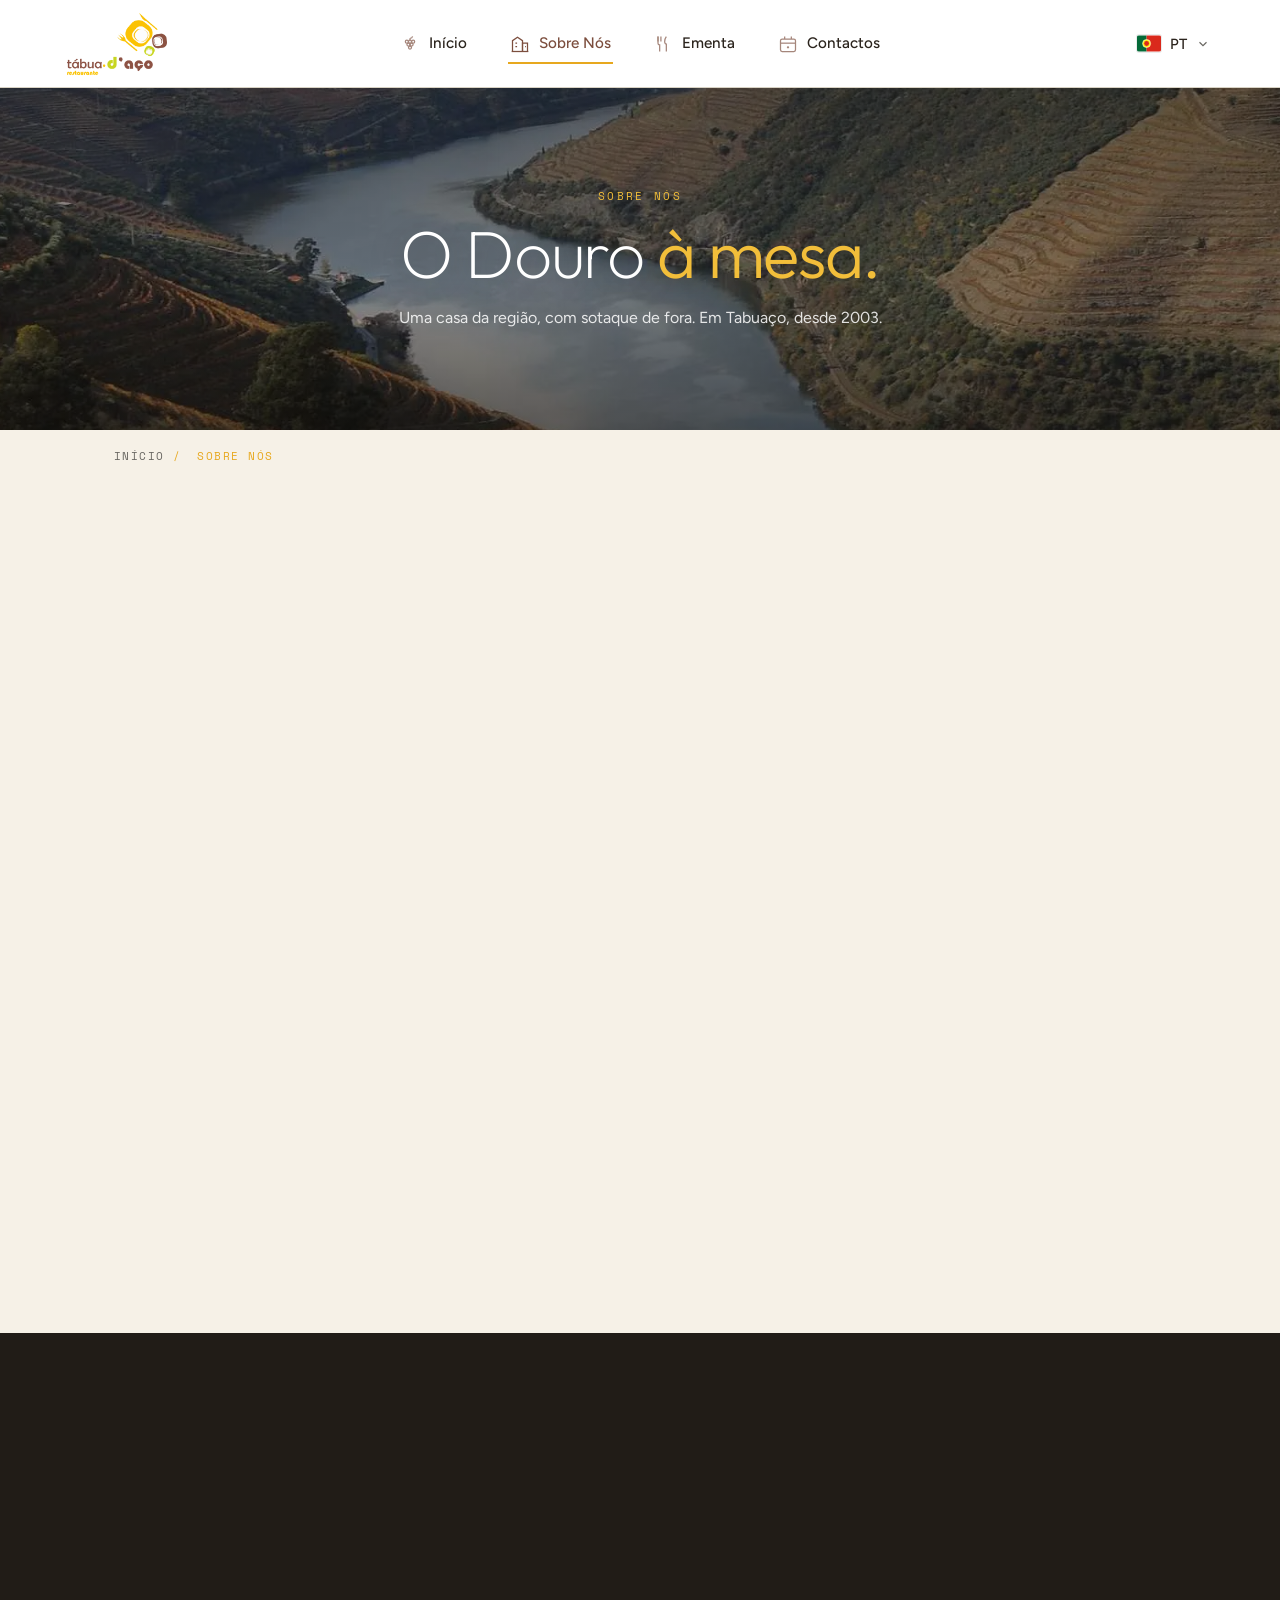
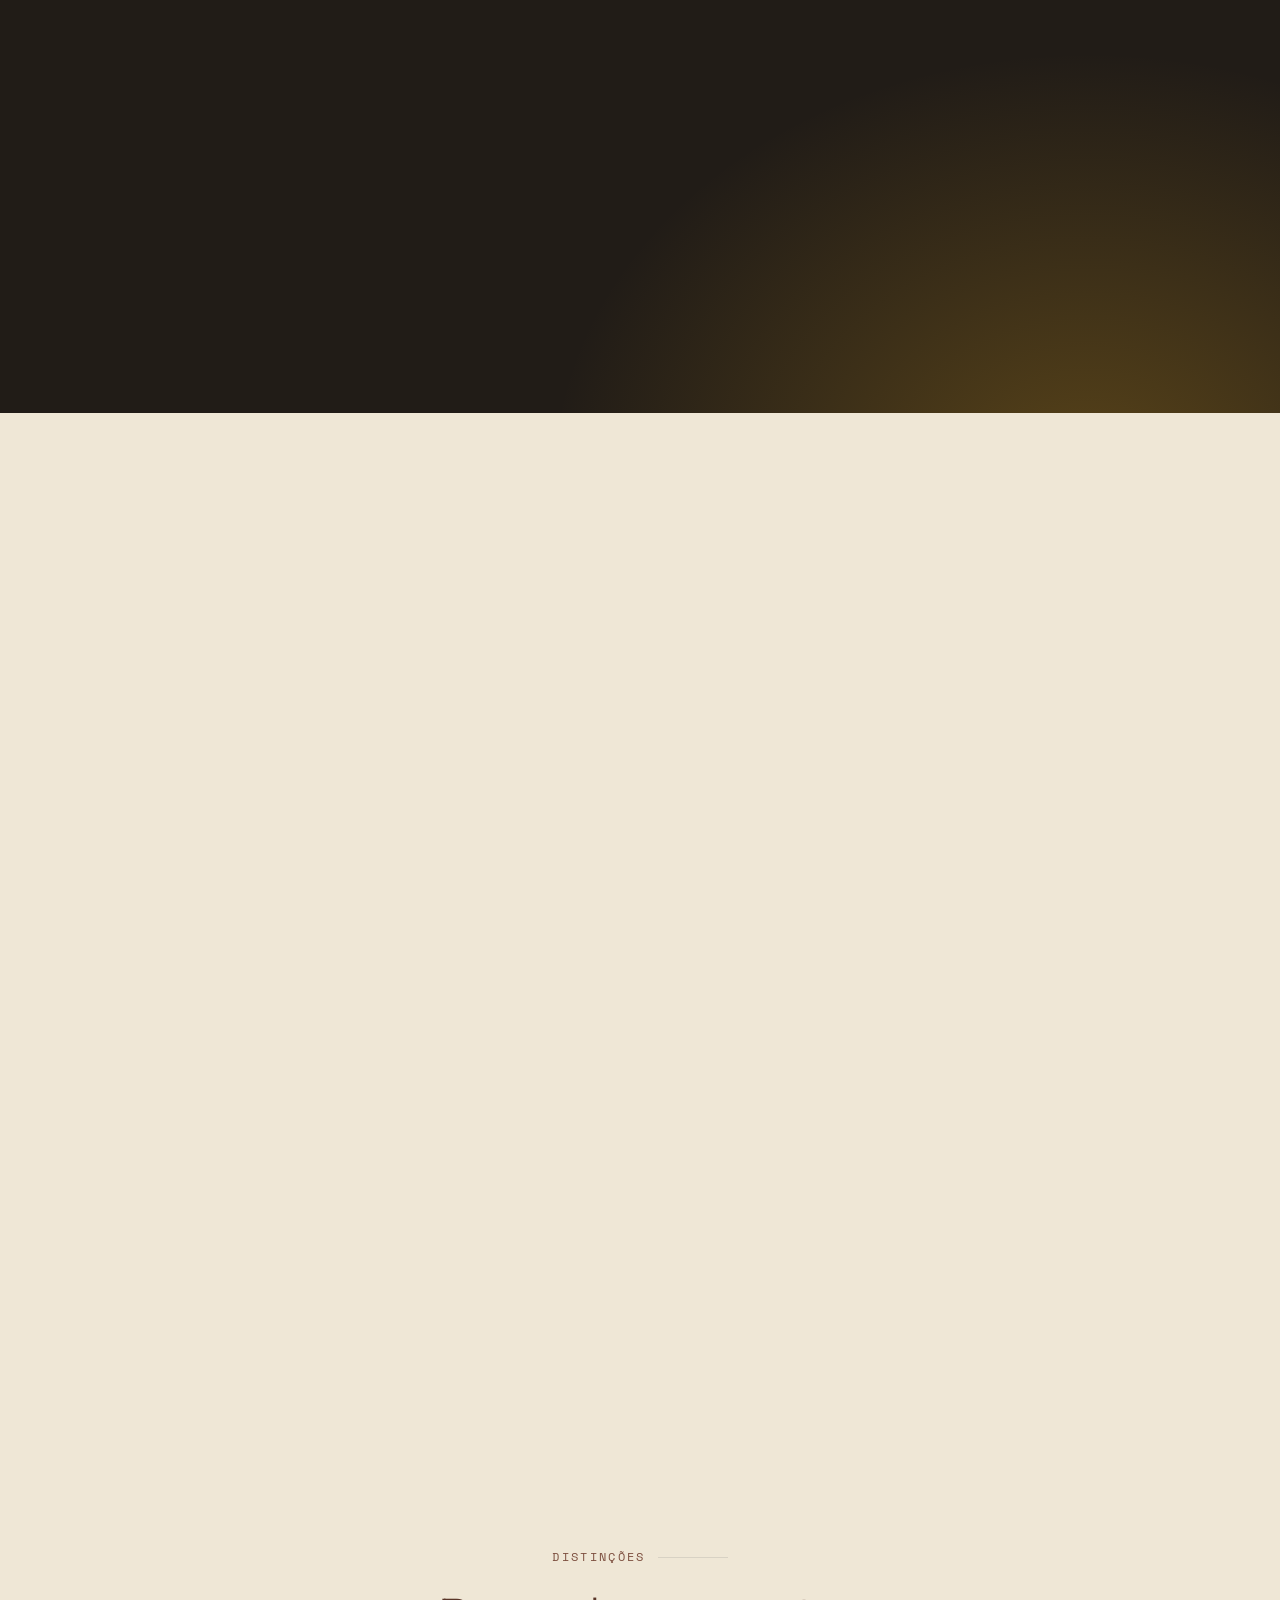
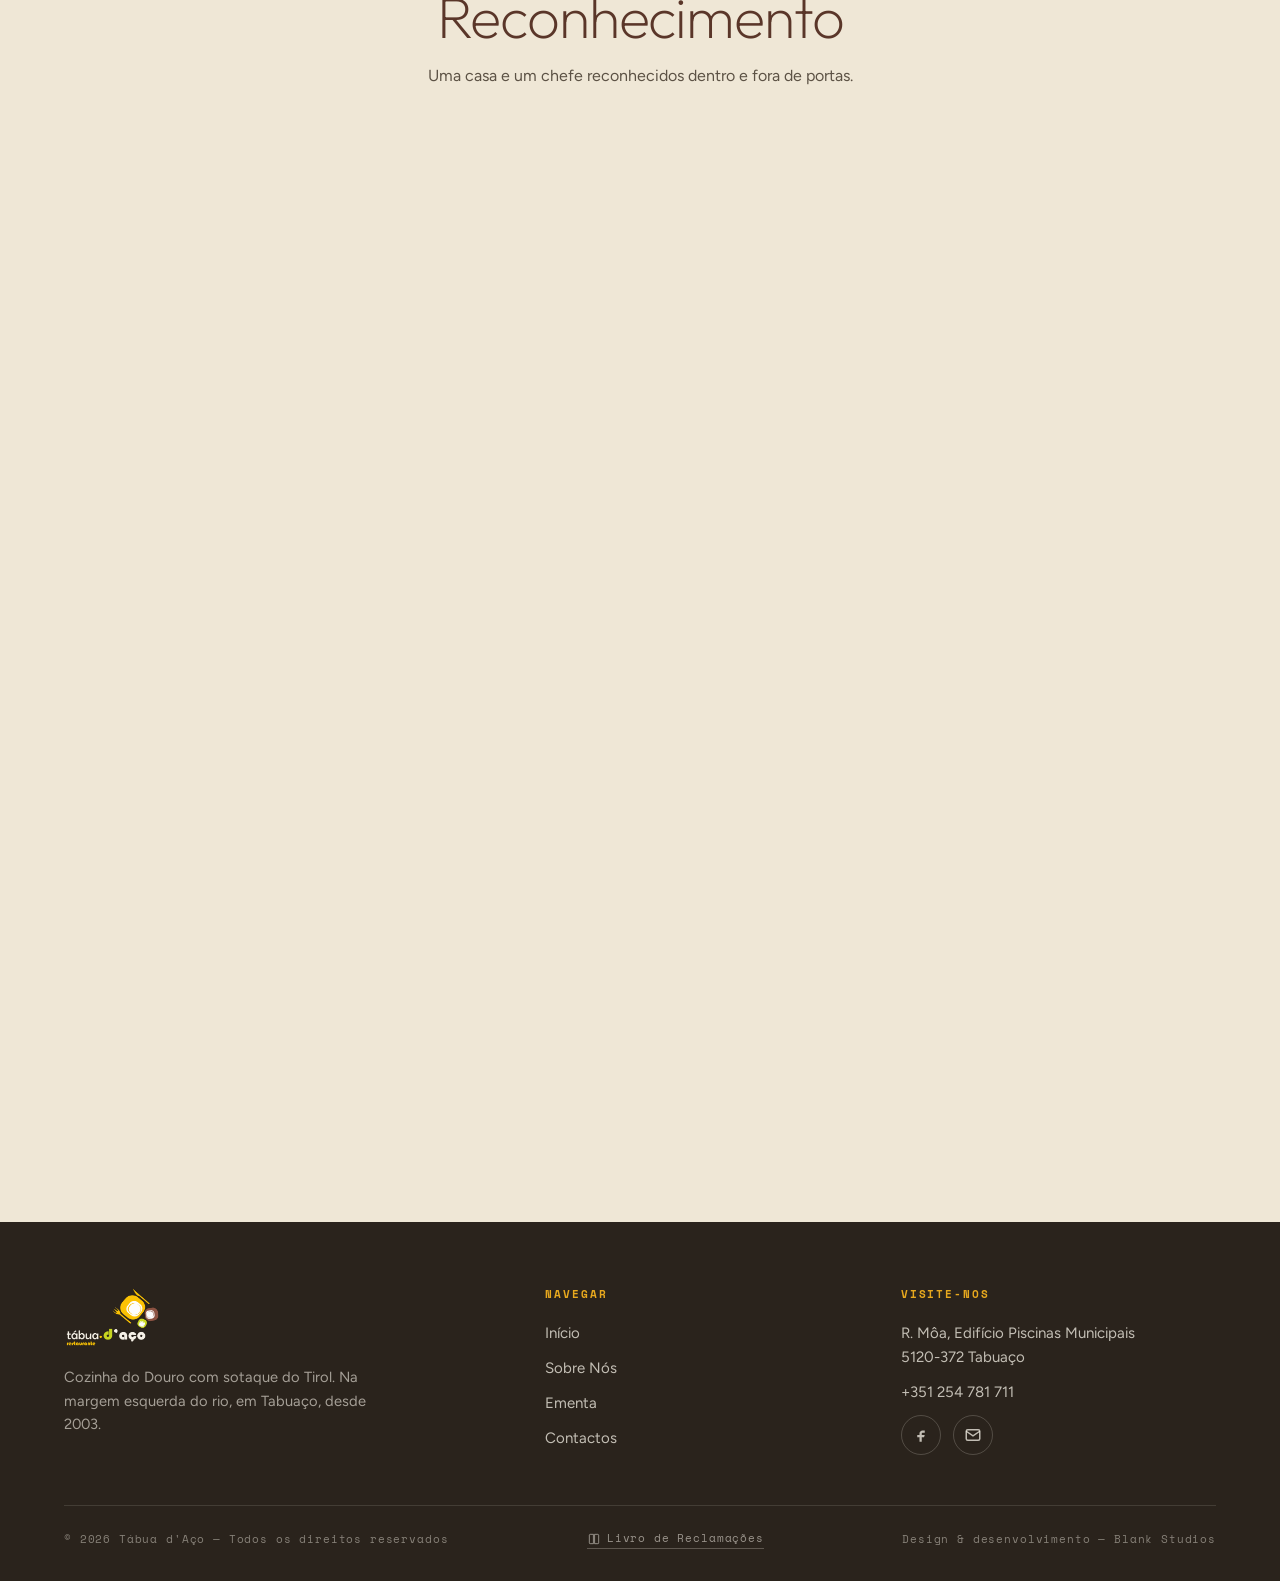
<file: sobre.html>
<!DOCTYPE html>
<html lang="pt">
<head>
<meta charset="UTF-8">
<meta name="viewport" content="width=device-width, initial-scale=1.0">
<meta name="robots" content="index, follow">
<meta name="author" content="Restaurante Tábua d'Aço">
<meta name="theme-color" content="#211C17">
<meta name="geo.region" content="PT-VIS">
<meta name="geo.placename" content="Tabuaço">
<meta name="geo.position" content="41.1156;-7.5664">
<meta name="ICBM" content="41.1156, -7.5664">
<link rel="canonical" href="https://www.restaurantetabuadaco.com/sobre.html">
<title>Sobre Nós — Tábua d'Aço · Tabuaço, Douro</title>
<meta name="description" content="Na vila de Tabuaço, margem esquerda do Douro. Cozinha da região com influências austríacas, italianas, espanholas e asiáticas. O chefe Thomas Egger, do Tirol para o Douro.">
<meta property="og:title" content="Sobre Nós — Tábua d'Aço · Tabuaço, Douro">
<meta property="og:description" content="Na vila de Tabuaço, margem esquerda do Douro. Cozinha da região com influências austríacas, italianas, espanholas e asiáticas. O chefe Thomas Egger, do Tirol para o Douro.">
<meta property="og:type" content="website">
<meta property="og:site_name" content="Tábua d'Aço">
<meta property="og:locale" content="pt_PT">
<meta property="og:locale:alternate" content="en_GB">
<meta property="og:locale:alternate" content="de_DE">
<meta property="og:locale:alternate" content="es_ES">
<meta property="og:locale:alternate" content="fr_FR">
<meta property="og:url" content="https://www.restaurantetabuadaco.com/sobre.html">
<meta property="og:image" content="https://www.restaurantetabuadaco.com/assets/og-image.jpg?v=1">
<meta property="og:image:width" content="1200">
<meta property="og:image:height" content="630">
<meta property="og:image:alt" content="Vista da vila de Tabuaço, no Douro, onde fica o restaurante Tábua d'Aço">
<meta name="twitter:card" content="summary_large_image">
<meta name="twitter:title" content="Sobre Nós — Tábua d'Aço · Tabuaço, Douro">
<meta name="twitter:description" content="Na vila de Tabuaço, margem esquerda do Douro. Cozinha da região com influências austríacas, italianas, espanholas e asiáticas. O chefe Thomas Egger, do Tirol para o Douro.">
<meta name="twitter:image" content="https://www.restaurantetabuadaco.com/assets/og-image.jpg?v=1">
<link rel="preconnect" href="https://fonts.googleapis.com">
<link rel="preconnect" href="https://fonts.gstatic.com" crossorigin>
<link href="https://fonts.googleapis.com/css2?family=Outfit:wght@200;300;400;500&family=Figtree:wght@400;500;600&family=Space+Mono:wght@400;700&display=swap" rel="stylesheet">
<link rel="icon" type="image/png" href="assets/favicon.png?v=3">
<link rel="icon" href="assets/favicon.ico?v=3" sizes="any">
<link rel="apple-touch-icon" href="assets/apple-touch-icon.png?v=3">
<link rel="stylesheet" href="assets/style.css?v=23">
</head>
<body>
<!-- ============ HEADER ============ -->
<div class="header">
  <div class="header__top">
    <a href="index.html" class="header__logo" aria-label="Tábua d'Aço — início">
      <img src="assets/logo-tabua-daco.png?v=5" alt="Logótipo do Restaurante Tábua d'Aço — Tabuaço, Douro" width="320" height="205">
    </a>

    <nav class="header__nav" id="nav" aria-label="Navegação principal">
      <a href="index.html">
        <svg width="24" height="24" viewBox="0 0 24 24" fill="none" stroke="currentColor" stroke-width="1.5" aria-hidden="true"><circle cx="8.2" cy="9.2" r="1.8"/><circle cx="12" cy="9.2" r="1.8"/><circle cx="15.8" cy="9.2" r="1.8"/><circle cx="10.1" cy="12.7" r="1.8"/><circle cx="13.9" cy="12.7" r="1.8"/><circle cx="12" cy="16.2" r="1.8"/><path d="M12 7.4V5.2M12 5.2c1.7 0 2.8-1 3.1-2.4"/></svg>
        <span data-i18n="nav_home">Início</span>
      </a>
      <a href="sobre.html" class="active">
        <svg width="24" height="24" viewBox="0 0 24 24" fill="none" stroke="currentColor" stroke-width="1.5" aria-hidden="true"><path d="M3 21V8l6-4 6 4v13"/><path d="M15 21V11h6v10"/><path d="M6.5 11h2M6.5 15h2M18 15h1"/><path d="M2 21h20"/></svg>
        <span data-i18n="nav_about">Sobre Nós</span>
      </a>
      <a href="ementa.html">
        <svg width="24" height="24" viewBox="0 0 24 24" fill="none" stroke="currentColor" stroke-width="1.5" aria-hidden="true"><path d="M6 3v8a2 2 0 002 2v8"/><path d="M6 3v6M9.5 3v6"/><path d="M16 3c-1.5 2-2 4-2 6s.7 3 2 3v9"/></svg>
        <span data-i18n="nav_menu">Ementa</span>
      </a>
      <a href="contactos.html">
        <svg width="24" height="24" viewBox="0 0 24 24" fill="none" stroke="currentColor" stroke-width="1.5" aria-hidden="true"><path d="M8 3v3M16 3v3"/><rect x="3" y="6" width="18" height="15" rx="2"/><path d="M3 11h18"/><circle cx="12" cy="16" r="1.4" fill="currentColor" stroke="none"/></svg>
        <span data-i18n="nav_contact">Contactos</span>
      </a>
    </nav>

    <div class="header__right">
      <div class="lang" id="lang">
        <button class="lang__btn" id="langBtn" aria-haspopup="true" aria-expanded="false">
          <span class="lang__flag" id="langFlag">
            <svg viewBox="0 0 30 20" width="24" height="17"><rect width="12" height="20" fill="#046A38"/><rect x="12" width="18" height="20" fill="#DA291C"/><circle cx="12" cy="10" r="5" fill="#FFE900" stroke="#fff" stroke-width=".7"/><circle cx="12" cy="10" r="3" fill="#DA291C"/></svg>
          </span>
          <span id="langLabel">PT</span>
          <svg width="24" height="24" class="lang__chev" viewBox="0 0 24 24" fill="none" stroke="currentColor" stroke-width="2"><path d="M6 9l6 6 6-6"/></svg>
        </button>
        <div class="lang__menu" role="menu">
          <button role="menuitem" aria-current="true" data-lang="pt"><svg viewBox="0 0 30 20" width="22" height="15"><rect width="12" height="20" fill="#046A38"/><rect x="12" width="18" height="20" fill="#DA291C"/><circle cx="12" cy="10" r="5" fill="#FFE900" stroke="#fff" stroke-width=".7"/><circle cx="12" cy="10" r="3" fill="#DA291C"/></svg> Português</button>
          <button role="menuitem" aria-current="false" data-lang="en"><svg viewBox="0 0 30 20" width="22" height="15"><rect width="30" height="20" fill="#012169"/><path d="M0 0l30 20M30 0L0 20" stroke="#fff" stroke-width="4"/><path d="M15 0v20M0 10h30" stroke="#fff" stroke-width="6"/><path d="M15 0v20M0 10h30" stroke="#C8102E" stroke-width="3.5"/></svg> English</button>
          <button role="menuitem" aria-current="false" data-lang="de"><svg viewBox="0 0 30 20" width="22" height="15"><rect width="30" height="20" fill="#000"/><rect y="6.667" width="30" height="6.667" fill="#DD0000"/><rect y="13.333" width="30" height="6.667" fill="#FFCE00"/></svg> Deutsch</button>
          <button role="menuitem" aria-current="false" data-lang="es"><svg viewBox="0 0 30 20" width="22" height="15"><rect width="30" height="20" fill="#AA151B"/><rect y="5" width="30" height="10" fill="#F1BF00"/></svg> Español</button>
          <button role="menuitem" aria-current="false" data-lang="fr"><svg viewBox="0 0 30 20" width="22" height="15"><rect width="10" height="20" fill="#0055A4"/><rect x="10" width="10" height="20" fill="#fff"/><rect x="20" width="10" height="20" fill="#EF4135"/></svg> Français</button>
        </div>
      </div>
    </div>

    <button class="burger" id="burger" aria-label="Abrir menu" aria-expanded="false" aria-controls="nav">
      <span></span><span></span><span></span>
    </button>
  </div>
</div>

<main id="topo">
<section class="pagehero pagehero--sobre">
  <div class="pagehero__bg" role="img" aria-label="Rio Douro visto de Tabuaço"></div>
  <div class="pagehero__scrim"></div>
  <div class="pagehero__inner">
    <span class="pagehero__k" data-i18n="nav_about">Sobre Nós</span>
    <h1 data-i18n="s_h1">O Douro <span class='accent'>à mesa.</span></h1>
    <p data-i18n="s_sub">Uma casa da região, com sotaque de fora. Em Tabuaço, desde 2003.</p>
  </div>
</section>

<nav class="crumbs" aria-label="Migalhas">
  <a href="index.html" data-i18n="nav_home">Início</a><span>/</span><span data-i18n="nav_about">Sobre Nós</span>
</nav>
<!-- ============ SOBRE NÓS ============ -->
<section class="section section--top about" id="sobre">
  <div class="section__wrap">
    <div class="about__grid">
      <div class="about__body reveal">
        <p class="about__lead" data-i18n="s_lead">Estamos na vila de Tabuaço, distrito de Viseu, na margem esquerda do rio Douro. Uma casa da região, com sotaque de fora.</p>
        <p data-i18n="s_p1">A cozinha assenta nos pratos típicos da região, mas não fica por aí: da Áustria, de Itália, de Espanha e da Ásia chegam sabores que se cruzam com o que a terra dá. É essa mistura que nos define.</p>
        <p data-i18n="s_p2">Para acompanhar, os vinhos da região demarcada do Douro — a mais antiga do mundo. Boa comida, bons vinhos e uma paisagem que dispensa apresentações: é o que temos para oferecer.</p>
        <p data-i18n="s_p3">Venha com a família. As Piscinas Municipais de Tabuaço ficam mesmo em frente, e a refeição transforma-se facilmente num dia inteiro.</p>
        <p class="about__sign" data-i18n="s_sign">— A equipa da Tábua d'Aço</p>
        <div class="about__meta">
          <div class="stat"><b>2003</b><span data-i18n="s_stat1">Ano de abertura</span></div>
          <div class="stat"><b>1756</b><span data-i18n="s_stat2">Região demarcada do Douro</span></div>
          <div class="stat"><b>5</b><span data-i18n="s_stat3">Cozinhas à mesa</span></div>
        </div>
      </div>
      <figure class="about__photo reveal">
        <div class="about__img" role="img" aria-label="Vista aérea de Tabuaço sobre o vale do Douro"></div>
        <figcaption data-i18n="s_figcap">O Douro, à porta da casa</figcaption>
      </figure>
    </div>
  </div>
</section>


<!-- ============ CHEFE ============ -->
<section class="chef" id="chefe">
  <div class="chef__glow"></div>
  <div class="chef__wrap">
    <figure class="chef__photo reveal">
      <picture>
        <source srcset="assets/chef-thomas.webp?v=2" type="image/webp">
        <img src="assets/chef-thomas.jpg?v=2" alt="Chefe Thomas Egger, chef executivo do Restaurante Tábua d'Aço, em Tabuaço" width="480" height="600" loading="lazy">
      </picture>
      <figcaption>Thomas Egger <span data-i18n="chef_cap">— Chefe executivo</span></figcaption>
    </figure>

    <div class="chef__content">
    <div class="chef__intro reveal">
      <div class="eyebrow eyebrow--dark"><span data-i18n="chef_eyebrow">O Chefe</span> <span class="rule"></span></div>
      <h2 class="h2 h2--light">Thomas <span class="accent">Egger</span></h2>
      <p class="chef__lead" data-i18n="chef_lead">Do Tirol para o Douro. Nasceu na Áustria em 1975 e apaixonou-se por Portugal — e por Maria de Fátima Egger, com quem casou em 2000.</p>
      <p data-i18n="chef_p1">Depois de várias cozinhas internacionais, fixou-se em Tabuaço. Hoje lidera a Tábua d'Aço e organiza todos os anos a Semana Tirolesa, na última semana de novembro.</p>
    </div>
    </div>
  </div>
</section>

<!-- ============ A REGIÃO ============ -->
<div class="brandzone">
<section class="section region">
  <div class="section__wrap">
    <!-- pilares -->
    <div class="pillars">
      <article class="pillar reveal">
        <span class="pillar__k">Tabuaço</span>
        <h3 data-i18n="pl1_t">Um concelho voltado ao rio</h3>
        <p data-i18n="pl1_p">Com características bem do Douro: inúmeras quintas onde se produz o afamado Vinho do Porto. Paisagem notável e repousante, aldeias bem típicas com alguma monumentalidade a destacar. Terra velha de séculos, cheia de motivos de interesse — pelas suas festas, feiras e romarias.</p>
      </article>
      <article class="pillar reveal">
        <span class="pillar__k">Douro</span>
        <h3 data-i18n="pl2_t">Artesanato, miradouros e caça</h3>
        <p data-i18n="pl2_p">O típico barco rabelo ocupa o lugar central do genuíno artesanato tradicional, ao lado das delicadas rendas e bordados e da cestaria da Granja do Tedo e de Guedieiros — e do Rijomax, o mais famoso relógio do mundo. Dos miradouros naturais avistam-se vestígios de um riquíssimo património arqueológico. E, para quem aprecia a caça, o concelho oferece óptimas condições.</p>
      </article>
      <article class="pillar reveal">
        <span class="pillar__k" data-i18n="pl3_k">Gastronomia</span>
        <h3 data-i18n="pl3_t">Sabores que não se esquecem</h3>
        <p data-i18n="pl3_p">Cabrito recheado assado no forno, acompanhado pelo vinho maduro, famoso pelas suas características. Presunto, bola de carne, peixinhos de escabeche, javali — pratos antigos, de sabor que não se deixa esquecer. E para acabar, o leite-creme e o famoso bolo-rei. Os vinhos, de excelente qualidade.</p>
      </article>
    </div>

    <!-- ============ PAISAGEM ============ -->
    <figure class="landscape reveal">
      <blockquote data-i18n="s_land_q">Rios, montanhas e vales são a essência da paisagem de Tabuaço, em que as vinhas dão o toque final de requinte estético — um espetáculo rico e inesquecível de serenidade e bem-estar.</blockquote>
      <figcaption data-i18n="s_land_cap">Paisagem sem igual, forte nos contrastes entre a serra e o vale, entre os tons verde e amarelo da vinha e os azuis da água e do céu.</figcaption>
    </figure>
  </div>
</section>

<!-- ============ PRÉMIOS ============ -->
<section class="awards">
  <div class="awards__wrap">
    <div class="eyebrow" style="justify-content:center"><span data-i18n="aw_eyebrow">Distinções</span> <span class="rule"></span></div>
    <h2 class="h2" data-i18n="aw_h2">Reconhecimento</h2>
    <p class="awards__intro" data-i18n="aw_intro">Uma casa e um chefe reconhecidos dentro e fora de portas.</p>

    <div class="awards__cols">
      <!-- O Restaurante -->
      <div class="awardcol reveal">
        <h3 class="awardcol__t" data-i18n="aw_rest_t">O Restaurante</h3>
        <ul class="seals">
          <li class="seal">
            <span class="seal__ico"><svg width="24" height="24" viewBox="0 0 24 24" fill="none" stroke="currentColor" stroke-width="1.5" aria-hidden="true"><circle cx="12" cy="9" r="6"/><path d="M8.5 14.5L7 22l5-2.5L17 22l-1.5-7.5"/></svg></span>
            <span class="seal__body">
              <span class="seal__name">Boa Cama Boa Mesa</span>
              <span class="seal__meta">2016 · 2018 · 2019 · Guia Expresso</span>
            </span>
          </li>
          <li class="seal">
            <span class="seal__ico"><svg width="24" height="24" viewBox="0 0 24 24" fill="none" stroke="currentColor" stroke-width="1.5" aria-hidden="true"><circle cx="12" cy="9" r="6"/><path d="M8.5 14.5L7 22l5-2.5L17 22l-1.5-7.5"/></svg></span>
            <span class="seal__body">
              <span class="seal__name" data-i18n="awr2_t">Os Três Melhores do Festival</span>
              <span class="seal__meta">HT Douro</span>
            </span>
          </li>
          <li class="seal">
            <span class="seal__ico"><svg width="24" height="24" viewBox="0 0 24 24" fill="none" stroke="currentColor" stroke-width="1.5" aria-hidden="true"><path d="M12 3l2.6 5.6 6 .8-4.4 4.2 1.1 6.1L12 16.9 6.7 19.7l1.1-6.1L3.4 9.4l6-.8z"/></svg></span>
            <span class="seal__body">
              <span class="seal__name" data-i18n="awr3_t">Certificado de Excelência</span>
              <span class="seal__meta">TripAdvisor</span>
            </span>
          </li>
        </ul>
      </div>
      <!-- O Chefe -->
      <div class="awardcol reveal">
        <h3 class="awardcol__t" data-i18n="aw_chef_t">O Chefe Thomas Egger</h3>
        <ol class="tline">
          <li class="tline__item tline__item--star">
            <span class="tline__yr">2015</span>
            <h4 class="tline__ttl" data-i18n="awc1_t">Primeiro Green Chef de Portugal</h4>
            <p class="tline__d" data-i18n="awc1_d">Reconhecimento pelo compromisso com a sustentabilidade, a utilização de produtos locais e o combate ao desperdício alimentar. Provavelmente a distinção mais marcante da sua carreira.</p>
          </li>
          <li class="tline__item">
            <span class="tline__yr">2014</span>
            <h4 class="tline__ttl" data-i18n="awc2_t">1.º Prémio «Value for Money» — Festival de Gastronomia e Vinhos do Douro</h4>
            <p class="tline__d" data-i18n="awc2_d">Pela excelência da relação entre a qualidade gastronómica e a experiência proporcionada.</p>
          </li>
          <li class="tline__item">
            <span class="tline__yr">2010</span>
            <h4 class="tline__ttl" data-i18n="awc3_t">Voto de Louvor da Assembleia Municipal de Tabuaço</h4>
            <p class="tline__d" data-i18n="awc3_d">Pelo contributo na promoção da gastronomia, do turismo e do concelho de Tabuaço, em Portugal e no estrangeiro.</p>
          </li>
          <li class="tline__item">
            <span class="tline__yr">1995</span>
            <h4 class="tline__ttl" data-i18n="awc4_t">Medalha de Prata — Concurso Nacional de Hotelaria da Áustria</h4>
            <p class="tline__d" data-i18n="awc4_d">Uma das principais distinções obtidas durante a formação profissional na Áustria.</p>
          </li>
          <li class="tline__item">
            <span class="tline__yr">1994</span>
            <h4 class="tline__ttl" data-i18n="awc5_t">1.º Lugar — Concurso de Hotelaria do Tirol (Áustria)</h4>
            <p class="tline__d" data-i18n="awc5_d">Vencedor do concurso organizado pela Câmara de Comércio do Tirol.</p>
          </li>
        </ol>
      </div>
    </div>

    <div class="awardwall reveal">
      <p class="awardwall__k" data-i18n="aw_wall_k">Reconhecido por</p>
      <div class="awardwall__row">
        <img src="assets/award-greenchef.png?v=1" alt="Green Chefs" loading="lazy">
        <img src="assets/award-boacama.png?v=1" alt="Boa Cama Boa Mesa — Guia Expresso" loading="lazy">
        <img class="aw--wide" src="assets/award-tripadvisor.png?v=1" alt="Tripadvisor" loading="lazy">
      </div>
    </div>
  </div>
</section>
</div><!-- /brandzone -->

</main>

<!-- ============ FOOTER ============ -->
<div class="footer">
  <div class="footer__grid">
    <div>
      <img src="assets/logo-tabua-daco-claro.png?v=5" alt="Restaurante Tábua d'Aço" class="footer__logo" width="320" height="203" loading="lazy">
      <p class="footer__tag" data-i18n="footer_tag">Cozinha do Douro com sotaque do Tirol. Na margem esquerda do rio, em Tabuaço, desde 2003.</p>
    </div>
    <div class="footer__col">
      <h4 data-i18n="foot_nav">Navegar</h4>
      <a href="index.html" data-i18n="nav_home">Início</a>
      <a href="sobre.html" data-i18n="nav_about">Sobre Nós</a>
      <a href="ementa.html" data-i18n="nav_menu">Ementa</a>
      <a href="contactos.html" data-i18n="nav_contact">Contactos</a>
    </div>
    <div class="footer__col">
      <h4 data-i18n="foot_visit">Visite-nos</h4>
      <p>R. Môa, Edifício Piscinas Municipais<br>5120-372 Tabuaço</p>
      <p><a href="tel:+351254781711">+351 254 781 711</a></p>
      <div class="footer__social">
        <a href="https://facebook.com/restaurante.tabuadaco" target="_blank" rel="noopener" aria-label="Facebook"><svg width="24" height="24" viewBox="0 0 24 24" fill="currentColor"><path d="M14 9h3V6h-3c-2.2 0-4 1.8-4 4v2H7v3h3v6h3v-6h3l1-3h-4v-2c0-.6.4-1 1-1z"/></svg></a>
        <a href="mailto:geral@restaurantetabuadaco.com" aria-label="Email"><svg width="24" height="24" viewBox="0 0 24 24" fill="none" stroke="currentColor" stroke-width="2"><rect x="3" y="5" width="18" height="14" rx="2"/><path d="M3 7l9 6 9-6"/></svg></a>
      </div>
    </div>
  </div>
  <div class="footer__bottom">
    <span data-i18n="foot_rights">© 2026 Tábua d'Aço — Todos os direitos reservados</span>
    <a class="footer__complaints" href="https://www.livroreclamacoes.pt" target="_blank" rel="noopener noreferrer">
      <svg width="14" height="14" viewBox="0 0 24 24" fill="none" stroke="currentColor" stroke-width="1.6" aria-hidden="true"><path d="M4 5.5C4 4.7 4.7 4 5.5 4H11v16H5.5A1.5 1.5 0 014 18.5v-13z"/><path d="M20 5.5c0-.8-.7-1.5-1.5-1.5H13v16h5.5a1.5 1.5 0 001.5-1.5v-13z"/></svg>
      <span data-i18n="foot_complaints">Livro de Reclamações</span>
    </a>
    <a class="footer__credit" href="https://blankstudios.pt/" target="_blank" rel="noopener noreferrer">Design &amp; desenvolvimento — Blank Studios</a>
  </div>
</div>

<button class="totop" id="totop" aria-label="Voltar ao topo">
  <svg width="24" height="24" viewBox="0 0 24 24" fill="none" stroke="currentColor" stroke-width="2.4"><path d="M12 19V5M5 12l7-7 7 7"/></svg>
</button>

<script src="assets/i18n.js?v=7"></script>
<script src="assets/app.js?v=6"></script>
</body>
</html>
</file>
<file: assets/style.css>
:root{
  --espresso:#211C17;
  --espresso-2:#2A231C;
  --cream:#F6F1E7;
  --cream-2:#EFE7D6;
  --brown:#7C4E3E;
  --brown-deep:#5A3629;
  --gold:#E7A81E;
  --gold-soft:#F2BE3A;
  --olive:#8FA028;
  --olive-soft:#A7B834;
  --steel:#696762;
  --steel-line:#D8D2C4;
  --ink:#2B241D;
  --ink-soft:#5C5245;
  --white:#FFFFFF;

  --display:'Outfit',-apple-system,'Segoe UI',sans-serif;
  --sans:'Figtree',-apple-system,'Segoe UI',sans-serif;
  --mono:'Space Mono',ui-monospace,monospace;

  --img1:url("hero-1-vale.webp");
  --img-contactos:url("contactos-frente.webp?v=1");
  --img-mesa:url("interior-sala.webp?v=1");
  --img2:url("hero-2-rio.webp");
  --img3:url("hero-3-socalcos.webp");
  --hero1:url("hero-1-vinhas.webp");
  --hero2:url("hero-2-douro.webp?v=3");
  --hero3:url("hero-3-tabuaco.webp?v=2");

  --wrap:1180px;
  --pad:clamp(20px,5vw,64px);
  --head-top:88px;
}
*{margin:0;padding:0;box-sizing:border-box}
html{scroll-behavior:smooth}
body{font-family:var(--sans);background:var(--cream);color:var(--ink);line-height:1.6;-webkit-font-smoothing:antialiased;overflow-x:hidden}
img{max-width:100%;display:block}
a{color:inherit;text-decoration:none}
::selection{background:var(--gold);color:var(--espresso)}
:focus-visible{outline:2px solid var(--gold);outline-offset:3px;border-radius:3px}

/* ============ HEADER (2 camadas, à Lunar) ============ */
.header{position:sticky;top:0;z-index:100;background:var(--white)}

/* página inicial: cabeçalho sobre a imagem (sem fundo); ao rolar surge a barra branca */
.header--overlay{
  position:fixed;top:0;left:0;right:0;background:transparent;
  transition:background .35s ease,box-shadow .35s ease;
}
.header--overlay.scrolled{
  background:var(--white);
  box-shadow:0 8px 26px -16px rgba(0,0,0,.4);
}
/* leve escurecimento por trás do cabeçalho para o texto se ler sobre as fotos */
.header--overlay:not(.scrolled)::before{
  content:"";position:absolute;left:0;right:0;top:0;height:230%;z-index:-1;pointer-events:none;
  background:linear-gradient(180deg,rgba(18,14,10,.5),rgba(18,14,10,0));
}
.header--overlay:not(.scrolled) .header__top{border-bottom-color:transparent}
/* cabeçalho claro enquanto está sobre a imagem */
.header--overlay:not(.scrolled) .header__nav a,
.header--overlay:not(.scrolled) .lang__btn{color:#fff;text-shadow:0 1px 12px rgba(0,0,0,.5)}
.header--overlay:not(.scrolled) .header__nav a svg{color:#fff;opacity:.92}
.header--overlay:not(.scrolled) .header__nav a.active svg{opacity:1}
.header--overlay:not(.scrolled) .lang__chev{color:rgba(255,255,255,.85)}
.header--overlay:not(.scrolled) .burger span{background:#fff}
/* troca de logótipo consoante o fundo */
.header__logo .logo-light{display:none}
.header--overlay:not(.scrolled) .header__logo .logo-dark{display:none}
.header--overlay:not(.scrolled) .header__logo .logo-light{display:block}

.header__top{
  height:var(--head-top);
  display:grid;grid-template-columns:1fr auto 1fr;align-items:center;
  padding:0 var(--pad);border-bottom:1px solid var(--steel-line);
}
.header__logo{display:flex;justify-content:flex-start}
.header__logo img{height:68px;width:auto}

.header__right{display:flex;justify-content:flex-end;align-items:center}
.lang{position:relative}
.lang__btn{
  display:flex;align-items:center;gap:9px;background:none;border:0;cursor:pointer;
  font-family:var(--sans);font-size:.92rem;font-weight:500;color:var(--ink);padding:8px 6px;
}
.lang__flag{width:24px;height:17px;border-radius:2px;overflow:hidden;flex:none;box-shadow:0 0 0 1px rgba(0,0,0,.08)}
.lang__chev{width:14px;height:14px;transition:transform .25s;color:var(--steel)}
.lang.open .lang__chev{transform:rotate(180deg)}
.lang__menu{
  position:absolute;right:0;top:calc(100% + 8px);background:var(--white);
  border:1px solid var(--steel-line);border-radius:10px;min-width:132px;padding:6px;
  box-shadow:0 18px 40px -18px rgba(0,0,0,.3);
  opacity:0;visibility:hidden;transform:translateY(-6px);transition:opacity .2s,transform .2s,visibility .2s;
}
.lang.open .lang__menu{opacity:1;visibility:visible;transform:none}
.lang__menu button{
  width:100%;display:flex;align-items:center;gap:9px;background:none;border:0;cursor:pointer;
  padding:9px 10px;border-radius:7px;font-family:var(--sans);font-size:.9rem;color:var(--ink);
  transition:background .18s;
}
.lang__menu button:hover{background:var(--cream-2)}
.lang__menu button[aria-current="true"]{font-weight:600}

/* navegação única: ícone + rótulo na mesma barra */
.header__nav{
  display:flex;align-items:center;justify-content:center;gap:clamp(16px,3vw,44px);
}
.header__nav a{
  display:inline-flex;align-items:center;gap:9px;white-space:nowrap;
  font-size:.95rem;font-weight:500;color:var(--ink);position:relative;padding:10px 2px;
  transition:color .2s;
}
.header__nav a svg{width:20px;height:20px;color:var(--brown);opacity:.68;transition:opacity .2s,transform .25s}
.header__nav a::after{content:"";position:absolute;left:0;right:0;bottom:2px;height:2px;width:0;margin:0 auto;background:var(--gold);transition:width .28s ease}
.header__nav a:hover{color:var(--brown)}
.header__nav a:hover svg{opacity:1;transform:translateY(-1px)}
.header__nav a:hover::after{width:100%}
.header__nav a.active{color:var(--brown)}
.header__nav a.active svg{opacity:1}
.header__nav a.active::after{width:100%}

.burger{display:none;background:none;border:0;cursor:pointer;width:40px;height:40px;position:relative}
.burger span{position:absolute;left:9px;right:9px;height:2px;background:var(--ink);transition:transform .35s,opacity .2s}
.burger span:nth-child(1){top:13px}
.burger span:nth-child(2){top:19px}
.burger span:nth-child(3){top:25px}
.burger.open span:nth-child(1){transform:translateY(6px) rotate(45deg)}
.burger.open span:nth-child(2){opacity:0}
.burger.open span:nth-child(3){transform:translateY(-6px) rotate(-45deg)}

/* ============ HERO SLIDER ============ */
.hero{
  position:relative;
  height:100svh;
  min-height:560px;
  overflow:hidden;background:var(--espresso);
}
.hero__slide{
  position:absolute;inset:0;
  background-size:cover;background-position:center;
  opacity:0;transform:scale(1.05);
  transition:opacity 1.1s ease,transform 7s ease-out;
}
.hero__slide.active{opacity:1;transform:scale(1)}
.hero__slide[data-slide="0"]{background-image:var(--hero1)}
.hero__slide[data-slide="1"]{background-image:var(--hero2)}
.hero__slide[data-slide="2"]{background-image:var(--hero3)}
.hero__scrim{
  position:absolute;inset:0;pointer-events:none;
  background:
    radial-gradient(70% 55% at 50% 48%,rgba(20,16,12,.34),transparent 72%),
    linear-gradient(180deg,rgba(20,16,12,.34) 0%,rgba(20,16,12,.06) 26%,rgba(20,16,12,.08) 54%,rgba(20,16,12,.58) 100%);
}
.hero__inner{
  position:absolute;inset:0;z-index:2;
  display:flex;flex-direction:column;align-items:center;justify-content:center;
  padding:40px clamp(60px,9vw,120px) 0;text-align:center;
}
.hero__title{
  font-family:var(--display);font-weight:200;color:var(--white);
  font-size:clamp(2.1rem,6vw,5.6rem);line-height:1.05;letter-spacing:-.015em;
  text-shadow:0 4px 40px rgba(0,0,0,.45);
  max-width:min(1120px,92vw);text-wrap:balance;
}
.hero__title .accent{font-weight:300;color:var(--gold-soft);white-space:nowrap}
.hero__sub{
  margin-top:22px;color:rgba(255,255,255,.88);font-size:clamp(.95rem,1.4vw,1.1rem);
  max-width:46ch;text-shadow:0 2px 20px rgba(0,0,0,.4);
}
.hero__cta{margin-top:34px;display:flex;gap:14px;flex-wrap:wrap;justify-content:center}

.btn{
  font-family:var(--sans);font-weight:600;font-size:.95rem;
  padding:14px 30px;border-radius:100px;cursor:pointer;border:1px solid transparent;
  display:inline-flex;align-items:center;gap:9px;
  transition:transform .2s,background .25s,box-shadow .25s,border-color .25s,color .25s;
}
.btn svg{width:16px;height:16px}
.btn--gold{background:var(--gold);color:var(--espresso)}
.btn--gold:hover{background:var(--gold-soft);transform:translateY(-2px);box-shadow:0 14px 30px -12px rgba(231,168,30,.75)}
.btn--ghost{background:rgba(255,255,255,.07);color:var(--white);border-color:rgba(255,255,255,.5);backdrop-filter:blur(4px)}
.btn--ghost:hover{background:rgba(255,255,255,.16);border-color:var(--white);transform:translateY(-2px)}

/* setas */
.hero__arrow{
  position:absolute;top:50%;transform:translateY(-50%);z-index:3;
  width:54px;height:54px;border-radius:50%;cursor:pointer;
  border:1px solid rgba(255,255,255,.35);background:rgba(255,255,255,.1);
  backdrop-filter:blur(6px);color:var(--white);
  display:flex;align-items:center;justify-content:center;
  transition:background .25s,border-color .25s,transform .2s;
}
.hero__arrow:hover{background:rgba(255,255,255,.24);border-color:var(--white)}
.hero__arrow--prev{left:clamp(12px,2.4vw,32px)}
.hero__arrow--next{right:clamp(12px,2.4vw,32px)}
.hero__arrow--prev:hover{transform:translateY(-50%) translateX(-2px)}
.hero__arrow--next:hover{transform:translateY(-50%) translateX(2px)}
.hero__arrow svg{width:20px;height:20px}

/* selos */
.hero__marks{
  position:absolute;left:0;right:0;bottom:74px;z-index:3;
  display:flex;align-items:flex-end;justify-content:center;gap:clamp(22px,4vw,56px);
  flex-wrap:wrap;padding:0 20px;
}
.mark{
  display:flex;flex-direction:column;align-items:center;gap:6px;
  color:rgba(255,255,255,.9);font-family:var(--mono);
  font-size:.58rem;letter-spacing:.18em;text-transform:uppercase;line-height:1.35;text-align:center;
}
.mark__rosettes{display:flex;gap:5px}
.mark__rosettes svg{width:19px;height:19px}
.mark__rule{width:26px;height:1px;background:rgba(255,255,255,.55)}
.mark strong{font-weight:400;font-size:.66rem;letter-spacing:.2em}

/* pontos */
.hero__dots{
  position:absolute;left:0;right:0;bottom:28px;z-index:3;
  display:flex;justify-content:center;gap:11px;
}
.dot{
  width:9px;height:9px;border-radius:50%;border:0;cursor:pointer;padding:0;
  background:rgba(255,255,255,.4);transition:background .25s,transform .25s;
}
.dot:hover{background:rgba(255,255,255,.7)}
.dot.active{background:var(--white);transform:scale(1.2)}

/* ============ SECÇÕES ============ */
.section{padding:clamp(80px,11vw,140px) var(--pad)}
.section__wrap{max-width:var(--wrap);margin:0 auto}
.eyebrow{
  display:flex;align-items:center;gap:12px;margin-bottom:20px;
  font-family:var(--mono);font-size:.72rem;letter-spacing:.2em;text-transform:uppercase;color:var(--brown);
}
.eyebrow .num{color:var(--gold);font-weight:700}
.eyebrow .rule{flex:1;height:1px;background:var(--steel-line);max-width:70px}
.h2{
  font-family:var(--display);font-weight:200;
  font-size:clamp(2.1rem,4.8vw,3.6rem);line-height:1.05;letter-spacing:-.02em;color:var(--brown-deep);
}
.h2 .accent{color:var(--gold);font-weight:300}

/* SOBRE */
.about{background:var(--cream)}
.about__grid{display:grid;grid-template-columns:1.05fr .95fr;gap:clamp(36px,6vw,84px);align-items:center}
.about__lead{
  font-family:var(--display);font-weight:300;font-size:clamp(1.25rem,2.1vw,1.6rem);
  line-height:1.42;color:var(--ink);margin:24px 0 22px;
}
.about__body p{color:var(--ink-soft);margin-bottom:18px;max-width:52ch}
.about__sign{margin-top:26px;font-family:var(--display);font-weight:300;font-style:italic;font-size:1.1rem;color:var(--brown)}
.about__meta{display:flex;gap:40px;margin-top:32px;flex-wrap:wrap}
.about__meta .stat{display:flex;flex-direction:column;gap:5px}
.about__meta .stat b{font-family:var(--display);font-weight:300;font-size:2.1rem;color:var(--brown-deep);line-height:1}
.about__meta .stat span{font-family:var(--mono);font-size:.66rem;letter-spacing:.14em;text-transform:uppercase;color:var(--steel)}

.about__photo{position:relative;border-radius:14px;overflow:hidden;aspect-ratio:4/5;box-shadow:0 30px 60px -30px rgba(90,54,41,.45)}
.about__img{width:100%;height:100%;background-image:url("sobre-vista-tabuaco.webp");background-size:cover;background-position:74% center}
.about__photo figcaption{
  position:absolute;left:22px;bottom:18px;color:#fff;font-family:var(--mono);
  font-size:.62rem;letter-spacing:.16em;text-transform:uppercase;text-shadow:0 2px 12px rgba(0,0,0,.6);
}
.about__photo::after{content:"";position:absolute;inset:0;background:linear-gradient(180deg,transparent 55%,rgba(0,0,0,.5))}

/* PILARES */
.pillars{
  display:grid;grid-template-columns:repeat(3,1fr);gap:26px;
  margin-top:clamp(56px,7vw,90px);
}
.pillar{
  background:var(--white);border:1px solid var(--steel-line);border-radius:14px;
  padding:32px 28px;transition:transform .3s ease,box-shadow .3s ease;
}
.pillar:hover{transform:translateY(-4px);box-shadow:0 24px 46px -28px rgba(90,54,41,.4)}
.pillar__k{
  font-family:var(--mono);font-size:.64rem;letter-spacing:.2em;text-transform:uppercase;
  color:var(--gold);display:block;margin-bottom:16px;
}
.pillar h3{
  font-family:var(--display);font-weight:300;font-size:1.35rem;line-height:1.25;
  color:var(--brown-deep);margin-bottom:14px;
}
.pillar p{color:var(--ink-soft);font-size:.94rem;line-height:1.62}

/* PAISAGEM */
.landscape{
  margin-top:clamp(48px,6vw,80px);max-width:840px;margin-inline:auto;text-align:center;
}
.landscape blockquote{
  position:relative;font-family:var(--display);font-weight:200;
  font-size:clamp(1.35rem,3vw,2.2rem);line-height:1.32;letter-spacing:-.01em;
  color:var(--brown-deep);text-wrap:balance;padding-top:34px;
}
.landscape blockquote::before{
  content:"";position:absolute;top:0;left:50%;transform:translateX(-50%);
  width:46px;height:2px;background:var(--gold);
}
.landscape figcaption{
  margin-top:22px;font-family:var(--mono);font-size:.72rem;letter-spacing:.14em;
  text-transform:uppercase;color:var(--steel);line-height:1.7;max-width:52ch;margin-inline:auto;
}

/* CHEFE */
.chef{
  position:relative;background:var(--espresso);color:var(--cream);
  padding:clamp(80px,11vw,140px) var(--pad);overflow:hidden;
}
.chef__glow{position:absolute;inset:0;pointer-events:none;background:radial-gradient(60% 90% at 85% 110%,rgba(231,168,30,.28),transparent 70%);animation:ember 6s ease-in-out infinite alternate}
@keyframes ember{from{opacity:.75}to{opacity:1}}
.chef__wrap{
  position:relative;z-index:1;max-width:var(--wrap);margin:0 auto;
  display:grid;grid-template-columns:minmax(240px,320px) 1fr;gap:clamp(34px,5vw,70px);align-items:start;
}
.chef__photo{position:relative;border-radius:14px;overflow:hidden;aspect-ratio:4/5;box-shadow:0 30px 60px -28px rgba(0,0,0,.6);border:1px solid rgba(246,241,231,.14)}
.chef__photo img{width:100%;height:100%;object-fit:cover;display:block}
.chef__photo figcaption{
  position:absolute;left:16px;right:16px;bottom:14px;color:#fff;
  font-family:var(--mono);font-size:.62rem;letter-spacing:.14em;text-transform:uppercase;
  text-shadow:0 2px 12px rgba(0,0,0,.7);
}
.chef__photo::after{content:"";position:absolute;inset:0;background:linear-gradient(180deg,transparent 55%,rgba(0,0,0,.55))}
.chef__content{display:flex;flex-direction:column;gap:clamp(30px,4vw,48px)}
.chef__content .chef__timeline{margin-top:0}
.eyebrow--dark{color:var(--gold-soft)}
.eyebrow--dark .rule{background:rgba(246,241,231,.25)}
.h2--light{color:var(--cream)}
.h2--light .accent{color:var(--gold-soft)}
.chef__lead{
  font-family:var(--display);font-weight:300;font-size:clamp(1.2rem,2vw,1.5rem);line-height:1.44;
  color:var(--cream);margin:24px 0 22px;
}
.chef__intro p{color:rgba(246,241,231,.72);margin-bottom:16px;max-width:54ch}

.chef__timeline{list-style:none;margin-top:8px;counter-reset:none}
.chef__timeline li{
  display:grid;grid-template-columns:auto 1fr;gap:20px;align-items:baseline;
  padding:20px 0;border-bottom:1px solid rgba(246,241,231,.14);position:relative;
}
.chef__timeline li:first-child{border-top:1px solid rgba(246,241,231,.14)}
.tl__year{
  font-family:var(--mono);font-weight:700;font-size:.9rem;color:var(--gold);
  letter-spacing:.06em;min-width:52px;
}
.tl__what{color:rgba(246,241,231,.85);font-size:.96rem;line-height:1.5}

/* MENU */
.menu{background:var(--cream-2)}
.menu__head{display:flex;justify-content:space-between;align-items:flex-end;flex-wrap:wrap;gap:24px;margin-bottom:42px}
.menu__intro{max-width:40ch;color:var(--ink-soft);margin-top:14px}
/* separadores da ementa (estilo sublinhado) */
.menu__filters{
  display:flex;flex-wrap:wrap;justify-content:center;gap:clamp(18px,4vw,54px);
  margin-bottom:clamp(34px,4vw,52px);border-bottom:1px solid var(--steel-line);
}
.mfilter{
  font-family:var(--sans);font-weight:700;font-size:.82rem;letter-spacing:.18em;text-transform:uppercase;
  background:none;border:0;cursor:pointer;color:var(--steel);
  padding:4px 2px 16px;position:relative;transition:color .2s;
}
.mfilter::after{
  content:"";position:absolute;left:0;right:0;bottom:-1px;height:2px;background:var(--gold);
  transform:scaleX(0);transform-origin:center;transition:transform .3s ease,opacity .3s ease;
}
.mfilter:hover{color:var(--brown)}
.mfilter:hover::after{transform:scaleX(.5);opacity:.5}
.mfilter.active{color:var(--ink)}
.mfilter.active::after{transform:scaleX(1);opacity:1}

/* aviso "em breve" (sobremesas) */
.mcat__soon{color:var(--ink-soft);font-size:.92rem;line-height:1.5;margin-top:8px}

/* cartões de categoria distribuídos em 2 colunas (tipo jornal, sem buracos) */
.menu__grid{column-count:2;column-gap:clamp(24px,3vw,40px);animation:fade .5s ease}
/* animação: ao trocar de separador, a ementa "sai" do traço e desenrola-se para baixo */
@keyframes menureveal{
  0%{clip-path:inset(0 0 100% 0);opacity:0;transform:translateY(-44px)}
  55%{opacity:1}
  100%{clip-path:inset(0 0 0 0);opacity:1;transform:translateY(0)}
}
.menu__grid.menu-switching{animation:menureveal 1.15s cubic-bezier(.16,.84,.3,1) both}
.mcat[hidden]{display:none}
@keyframes fade{from{opacity:0;transform:translateY(8px)}to{opacity:1;transform:none}}

/* categorias da ementa (nome ···· preço) */
.mcat{
  break-inside:avoid;-webkit-column-break-inside:avoid;page-break-inside:avoid;
  margin:0 0 clamp(16px,2vw,22px);padding:18px 22px 12px;
  background:var(--white);border:1px solid var(--steel-line);border-radius:12px;
}
.mcat__title{
  font-family:var(--display);font-weight:500;font-size:1.16rem;letter-spacing:.005em;
  color:var(--brown-deep);display:flex;align-items:center;gap:10px;
  padding-bottom:11px;margin-bottom:4px;border-bottom:1px solid var(--steel-line);
}
.mcat__ico{width:22px;height:22px;color:var(--gold);flex:none}
.mcat__note{
  font-family:var(--mono);font-size:.6rem;letter-spacing:.12em;text-transform:uppercase;
  color:var(--steel);margin:6px 0 0;
}
.mlist{display:block}
/* grelha (não flex) para o preço nunca "saltar" para a esquerda quando o
   nome do prato é longo e quebra linha — fica sempre alinhado à direita */
.mrow{
  display:grid;grid-template-columns:auto minmax(14px,1fr) auto;
  align-items:baseline;column-gap:.5rem;padding:7px 0;
}
.mrow__name{grid-column:1;font-family:var(--sans);font-weight:500;font-size:.95rem;color:var(--ink)}
.mrow__note{color:var(--steel);font-weight:400;font-size:.86em}
.mrow::after{
  content:"";grid-column:2;align-self:end;
  margin-bottom:.32em;border-bottom:1px dotted var(--steel);opacity:.55;
}
/* preço alinhado ao fim da linha (tal como o traço), para acompanhar sempre
   a ÚLTIMA linha do nome do prato quando este quebra em duas linhas */
.mrow__price{grid-column:3;align-self:end;font-family:var(--mono);font-weight:700;font-size:.9rem;color:var(--brown-deep);white-space:nowrap}
.mrow__desc{grid-column:1/-1;color:var(--ink-soft);font-size:.82rem;line-height:1.45;margin-top:1px}
@media(max-width:760px){.menu__grid{column-count:1}}
.dish{display:grid;grid-template-columns:1fr auto;gap:4px 14px;align-items:baseline;padding:20px 0;border-bottom:1px solid var(--steel-line)}
.dish__name{font-family:var(--display);font-weight:400;font-size:1.2rem;color:var(--ink);display:flex;align-items:center;gap:10px}
.dish__tag{font-family:var(--mono);font-size:.56rem;letter-spacing:.12em;text-transform:uppercase;background:var(--olive-soft);color:var(--espresso);padding:2px 7px;border-radius:4px}
.dish__tag--gold{background:var(--gold)}
.dish__price{font-family:var(--mono);font-weight:700;font-size:1rem;color:var(--brown-deep);white-space:nowrap}
.dish__desc{grid-column:1/-1;color:var(--ink-soft);font-size:.92rem;line-height:1.5;max-width:46ch}
.menu__note{margin-top:38px;font-family:var(--mono);font-size:.7rem;letter-spacing:.06em;color:var(--steel);text-align:center}

/* CONTACTOS */
.contact{background:var(--cream)}
.contact__grid{display:grid;grid-template-columns:.9fr 1.1fr;gap:clamp(34px,5vw,70px)}
.contact__info .row{padding:22px 0;border-bottom:1px solid var(--steel-line);display:flex;gap:18px;align-items:flex-start}
.contact__info .row:first-of-type{border-top:1px solid var(--steel-line)}
.contact__ico{flex:none;margin-top:3px;color:var(--gold)}
.contact__ico svg{width:20px;height:20px}
.contact__k{font-family:var(--mono);font-size:.64rem;letter-spacing:.16em;text-transform:uppercase;color:var(--steel);margin-bottom:6px;display:block}
.contact__v{font-size:1.02rem;color:var(--ink);line-height:1.5}
.contact__v a{transition:color .2s}

.contact__map{grid-column:1/-1;margin-top:12px}
.contact__map .contact__k{margin-bottom:14px}
.contact__map-frame{position:relative;border-radius:14px;overflow:hidden;aspect-ratio:16/6;border:1px solid var(--steel-line);box-shadow:0 30px 60px -34px rgba(90,54,41,.4)}
.contact__map-frame iframe{position:absolute;inset:0;width:100%;height:100%}
.contact__map-link{display:inline-flex;align-items:center;gap:6px;margin-top:16px;font-family:var(--mono);font-size:.7rem;letter-spacing:.08em;text-transform:uppercase;color:var(--gold);text-decoration:none;transition:color .2s}
.contact__map-link:hover{color:var(--brown-deep)}
.contact__map-link svg{width:14px;height:14px;transition:transform .2s}
.contact__map-link:hover svg{transform:translate(2px,-2px)}
.contact__v a:hover{color:var(--brown)}
.hours-line{display:flex;justify-content:space-between;max-width:280px;font-size:.95rem;padding:2px 0}
.hours-line span:last-child{font-family:var(--mono);font-size:.8rem;color:var(--ink-soft)}
.hours-line.closed span:last-child{color:var(--steel)}

.resform{background:var(--espresso);color:var(--cream);border-radius:16px;padding:clamp(26px,4vw,44px)}
.resform h3{font-family:var(--display);font-weight:300;font-size:1.6rem;margin-bottom:6px}
.resform p{color:rgba(246,241,231,.66);font-size:.92rem;margin-bottom:24px}
.field{margin-bottom:16px}
.field label{display:block;font-family:var(--mono);font-size:.62rem;letter-spacing:.14em;text-transform:uppercase;color:rgba(246,241,231,.6);margin-bottom:7px}
.field input,.field textarea,.field select{
  width:100%;background:rgba(246,241,231,.06);border:1px solid rgba(246,241,231,.18);border-radius:9px;
  padding:13px 14px;color:var(--cream);font-family:var(--sans);font-size:.95rem;transition:border-color .25s,background .25s;
}
.field input::placeholder,.field textarea::placeholder{color:rgba(246,241,231,.35)}
.field input:focus,.field textarea:focus,.field select:focus{outline:none;border-color:var(--gold);background:rgba(246,241,231,.1)}
.field select option{background:var(--espresso)}
.field-row{display:grid;grid-template-columns:1fr 1fr;gap:14px}
.resform .btn{width:100%;justify-content:center;margin-top:6px}

/* FOOTER */
.footer{background:var(--espresso-2);color:var(--cream);padding:64px var(--pad) 32px}
.footer__grid{max-width:var(--wrap);margin:0 auto;display:grid;grid-template-columns:1.4fr 1fr 1fr;gap:40px;align-items:start}
.footer__logo{height:62px;width:auto;margin-bottom:18px}
.footer__tag{color:rgba(246,241,231,.6);max-width:34ch;font-size:.92rem}
.footer__col h4{font-family:var(--mono);font-size:.66rem;letter-spacing:.18em;text-transform:uppercase;color:var(--gold);margin-bottom:18px}
.footer__col a,.footer__col p{display:block;color:rgba(246,241,231,.75);font-size:.94rem;margin-bottom:11px;transition:color .2s}
.footer__col a:hover{color:var(--gold-soft)}
.footer__social{display:flex;gap:12px;margin-top:6px}
.footer__social a{width:40px;height:40px;border-radius:50%;border:1px solid rgba(246,241,231,.2);display:flex;align-items:center;justify-content:center;margin:0;transition:border-color .25s,background .25s,transform .2s}
.footer__social a:hover{border-color:var(--gold);background:rgba(231,168,30,.12);transform:translateY(-2px)}
.footer__social svg{width:18px;height:18px}
.footer__bottom{max-width:var(--wrap);margin:44px auto 0;padding-top:24px;border-top:1px solid rgba(246,241,231,.12);display:flex;justify-content:space-between;align-items:center;gap:16px 24px;flex-wrap:wrap;font-family:var(--mono);font-size:.66rem;letter-spacing:.08em;color:rgba(246,241,231,.45)}
.footer__complaints{display:inline-flex;align-items:center;gap:6px;color:rgba(246,241,231,.55);border-bottom:1px solid rgba(246,241,231,.25);padding-bottom:1px;transition:color .2s,border-color .2s}
.footer__complaints:hover{color:var(--gold-soft);border-color:var(--gold-soft)}
.footer__credit{color:inherit;transition:color .2s}
.footer__credit:hover{color:var(--gold-soft)}

/* topo */
.totop{position:fixed;right:24px;bottom:24px;z-index:80;width:48px;height:48px;border-radius:50%;border:0;cursor:pointer;background:var(--gold);color:var(--espresso);display:flex;align-items:center;justify-content:center;opacity:0;transform:translateY(16px) scale(.8);pointer-events:none;transition:opacity .3s,transform .3s;box-shadow:0 10px 26px -10px rgba(231,168,30,.7)}
.totop.show{opacity:1;transform:none;pointer-events:auto}
.totop svg{width:20px;height:20px}

.reveal{opacity:0;transform:translateY(26px);transition:opacity .8s cubic-bezier(.2,.7,.2,1),transform .8s cubic-bezier(.2,.7,.2,1)}
.reveal.in{opacity:1;transform:none}

/* ============ RESPONSIVO ============ */
@media(max-width:900px){
  :root{--head-top:72px}
  .header__top{grid-template-columns:auto 1fr auto}
  .header__logo{order:1;justify-content:flex-start}
  .header__logo img{height:56px}
  .header__right{order:2;margin-right:6px}
  .burger{display:block;order:3}
  .header__nav{
    order:4;position:fixed;top:var(--head-top);left:0;right:0;
    flex-direction:column;align-items:stretch;gap:0;background:var(--white);
    padding:0 var(--pad);overflow:hidden;max-height:0;
    transition:max-height .4s ease,padding .4s ease;
    box-shadow:0 22px 30px -26px rgba(0,0,0,.5);
  }
  .header__nav.open{max-height:420px;padding:8px var(--pad) 18px;border-bottom:1px solid var(--steel-line)}
  /* o dropdown do menu mobile tem fundo branco opaco: forçar sempre texto escuro,
     mesmo quando o cabeçalho está transparente sobre a foto (página inicial) */
  .header--overlay:not(.scrolled) .header__nav.open a,
  .header--overlay:not(.scrolled) .header__nav.open a svg{color:var(--ink);text-shadow:none;opacity:1}
  .header--overlay:not(.scrolled) .header__nav.open a.active{color:var(--brown)}
  .header__nav a{width:100%;justify-content:flex-start;gap:14px;padding:16px 2px;border-bottom:1px solid var(--steel-line);font-size:1.04rem}
  .header__nav a:last-child{border-bottom:0}
  .header__nav a svg{width:22px;height:22px}
  .header__nav a::after{display:none}
  .hero{height:100svh;min-height:560px}
  .hero__arrow{width:44px;height:44px}
  .hero__marks{bottom:66px;gap:20px}
  .about__grid{grid-template-columns:1fr}
  .about__photo{width:100%;max-width:440px;margin:0 auto;order:-1}
  .pillars{grid-template-columns:1fr;gap:18px}
  .chef__wrap{grid-template-columns:1fr}
  .chef__photo{max-width:340px;margin-inline:auto;width:100%}
  .menu__panel.active{grid-template-columns:1fr}
  .contact__grid{grid-template-columns:1fr}
  .contact__map-frame{aspect-ratio:4/3}
  .footer__grid{grid-template-columns:1fr;gap:34px}
}
@media(max-width:520px){
  .field-row{grid-template-columns:1fr}
  .hero__inner{padding:30px 22px 0}
  .hero__arrow{display:none}
  .hero__marks{bottom:60px;gap:16px}
  .mark{font-size:.52rem}
  .about__meta{gap:26px}
}
@media(prefers-reduced-motion:reduce){
  *{animation:none!important;scroll-behavior:auto!important;transition-duration:.01ms!important}
  .reveal{opacity:1;transform:none}
  .hero__slide.active{transform:none}
}

/* ============================================================
   PÁGINAS INTERNAS
   ============================================================ */
.header__nav a.active{color:var(--brown)}
.header__nav a.active::after{width:100%}

/* banner de topo das páginas internas */
.pagehero{
  position:relative;height:clamp(260px,38vh,400px);overflow:hidden;
  background:var(--espresso);display:flex;align-items:center;justify-content:center;text-align:center;
}
.pagehero__bg{position:absolute;inset:0;background-size:cover;background-position:center;transform:scale(1.03)}
.pagehero--sobre .pagehero__bg{background-image:var(--img2)}
.pagehero--ementa .pagehero__bg{background-image:var(--img3)}
.pagehero--contactos .pagehero__bg{background-image:var(--img1)}
.pagehero__scrim{
  position:absolute;inset:0;
  background:linear-gradient(180deg,rgba(20,16,12,.5),rgba(20,16,12,.35) 55%,rgba(20,16,12,.6));
}
.pagehero__inner{position:relative;z-index:2;padding:0 var(--pad)}
.pagehero__k{
  font-family:var(--mono);font-size:.68rem;letter-spacing:.22em;text-transform:uppercase;
  color:var(--gold-soft);display:block;margin-bottom:14px;
}
.pagehero h1{
  font-family:var(--display);font-weight:200;color:var(--white);
  font-size:clamp(2.2rem,5.4vw,4.2rem);line-height:1.04;letter-spacing:-.02em;
  text-shadow:0 4px 34px rgba(0,0,0,.4);
}
.pagehero h1 .accent{font-weight:300;color:var(--gold-soft);white-space:nowrap}
.pagehero p{margin-top:16px;color:rgba(255,255,255,.85);max-width:54ch;margin-inline:auto;font-size:1rem}

/* migalhas */
.crumbs{
  max-width:var(--wrap);margin:0 auto;padding:18px var(--pad) 0;
  font-family:var(--mono);font-size:.66rem;letter-spacing:.14em;text-transform:uppercase;color:var(--steel);
}
.crumbs a:hover{color:var(--brown)}
.crumbs span{color:var(--gold);margin:0 8px}

/* na página interna a secção não repete o eyebrow numerado gigante */
.section--top{padding-top:clamp(56px,7vw,90px)}

/* cartões de atalho na home */
.teasers{background:var(--cream-2)}
.teasers__grid{display:grid;grid-template-columns:repeat(3,1fr);gap:24px;margin-top:44px}
.teaser{
  position:relative;border-radius:14px;overflow:hidden;min-height:300px;
  display:flex;flex-direction:column;justify-content:flex-end;padding:28px;
  color:var(--white);isolation:isolate;
  transition:transform .35s ease,box-shadow .35s ease;
}
.teaser:hover{transform:translateY(-5px);box-shadow:0 30px 55px -30px rgba(33,28,23,.6)}
.teaser__bg{position:absolute;inset:0;z-index:-2;background-size:cover;background-position:center;transition:transform .6s ease}
.teaser:hover .teaser__bg{transform:scale(1.06)}
.teaser::after{content:"";position:absolute;inset:0;z-index:-1;background:linear-gradient(180deg,rgba(20,16,12,.15),rgba(20,16,12,.82))}
.teaser--sobre .teaser__bg{background-image:var(--img2)}
.teaser--ementa .teaser__bg{background-image:var(--img-mesa)}
.teaser--contactos .teaser__bg{background-image:var(--img-contactos);background-position:center 42%}
.teaser__k{font-family:var(--mono);font-size:.62rem;letter-spacing:.2em;text-transform:uppercase;color:var(--gold-soft);margin-bottom:10px}
.teaser h3{font-family:var(--display);font-weight:300;font-size:1.5rem;margin-bottom:8px}
.teaser p{font-size:.92rem;color:rgba(255,255,255,.8);margin-bottom:16px;max-width:30ch}
.teaser__go{display:inline-flex;align-items:center;gap:8px;font-weight:600;font-size:.9rem;color:var(--gold-soft)}
.teaser__go svg{width:15px;height:15px;transition:transform .25s}
.teaser:hover .teaser__go svg{transform:translateX(4px)}

@media(max-width:900px){
  .teasers__grid{grid-template-columns:1fr}
  .pagehero{height:clamp(220px,34vh,320px)}
}

/* PRÉMIOS */
.awards{background:var(--cream-2);padding:clamp(64px,8vw,100px) var(--pad)}
.awards__wrap{max-width:var(--wrap);margin:0 auto;text-align:center}
.awards__intro{max-width:56ch;margin:16px auto 0;color:var(--ink-soft)}
.awards__cols{
  display:grid;grid-template-columns:1fr 1.1fr;gap:clamp(30px,5vw,68px);
  margin-top:clamp(38px,5vw,56px);text-align:left;max-width:1040px;margin-inline:auto;
}
.awardcol__t{
  font-family:var(--display);font-weight:300;font-size:clamp(1.3rem,2vw,1.6rem);color:var(--brown-deep);
  margin-bottom:22px;padding-bottom:14px;border-bottom:1px solid var(--steel-line);
}
/* selos do restaurante */
.seals{list-style:none;display:flex;flex-direction:column;gap:14px}
.seal{
  display:flex;gap:15px;align-items:center;background:var(--white);
  border:1px solid var(--steel-line);border-radius:12px;padding:16px 18px;
  transition:transform .25s ease,box-shadow .25s ease;
}
.seal:hover{transform:translateY(-2px);box-shadow:0 18px 34px -24px rgba(90,54,41,.4)}
.seal__ico{flex:none;width:40px;height:40px;border-radius:50%;display:flex;align-items:center;justify-content:center;background:rgba(231,168,30,.12);color:var(--gold)}
.seal__ico svg{width:21px;height:21px}
.seal__body{display:flex;flex-direction:column;gap:4px}
.seal__name{font-weight:600;color:var(--brown-deep);line-height:1.25}
.seal__meta{font-family:var(--mono);font-size:.64rem;letter-spacing:.08em;text-transform:uppercase;color:var(--steel)}
/* linha do tempo do chefe */
.tline{list-style:none;position:relative;padding-left:26px}
.tline::before{content:"";position:absolute;left:5px;top:8px;bottom:10px;width:2px;background:var(--steel-line)}
.tline__item{position:relative;padding-bottom:24px}
.tline__item:last-child{padding-bottom:0}
.tline__item::before{content:"";position:absolute;left:-26px;top:3px;width:12px;height:12px;border-radius:50%;background:var(--cream-2);border:2px solid var(--gold)}
.tline__item--star::before{background:var(--gold);box-shadow:0 0 0 4px rgba(231,168,30,.18)}
.tline__yr{font-family:var(--mono);font-size:.66rem;letter-spacing:.14em;color:var(--brown);font-weight:700}
.tline__ttl{font-family:var(--display);font-weight:400;font-size:1.06rem;color:var(--brown-deep);margin:3px 0 5px}
.tline__d{font-size:.9rem;color:var(--ink-soft);max-width:46ch}
/* mural de logótipos "Reconhecido por" */
.awardwall{max-width:1000px;margin:clamp(46px,6vw,70px) auto 0;border-top:1px solid var(--steel-line);padding-top:clamp(30px,4vw,40px);text-align:center}
.awardwall__k{font-family:var(--mono);font-size:.66rem;letter-spacing:.2em;text-transform:uppercase;color:var(--steel);margin-bottom:24px}
.awardwall__row{display:flex;flex-wrap:wrap;align-items:center;justify-content:center;gap:clamp(28px,5vw,60px)}
.awardwall__row img{height:clamp(30px,4vw,44px);width:auto;filter:grayscale(1);opacity:.5;transition:filter .35s ease,opacity .35s ease}
.awardwall__row img:hover{filter:none;opacity:1}
.awardwall__row img.aw--wide{height:clamp(21px,2.9vw,31px)}
/* faixa "Reconhecido por" usada nas restantes páginas (antes do rodapé) */
.trustband{background:var(--cream);padding:clamp(46px,6vw,72px) var(--pad);border-top:1px solid var(--steel-line)}
.trustband .awardwall{border-top:0;padding-top:0;margin-top:0}
@media(max-width:900px){.awards__cols{grid-template-columns:1fr;gap:38px}.awardwall__row{gap:30px}}

/* REVIEWS */
.reviews{background:var(--cream)}
.reviews__summary{display:flex;align-items:center;gap:10px;margin:14px 0 4px;color:var(--ink-soft);font-size:.98rem;flex-wrap:wrap}
.reviews__summary strong{color:var(--brown-deep);font-weight:700}
.review__stars{display:inline-flex;gap:2px;color:var(--gold)}
.review__stars svg{width:18px;height:18px}
.reviews__grid{display:grid;grid-template-columns:repeat(3,1fr);gap:24px;margin-top:40px}
.review{
  background:var(--white);border:1px solid var(--steel-line);border-radius:14px;
  padding:28px 26px;display:flex;flex-direction:column;gap:16px;
  transition:transform .3s ease,box-shadow .3s ease;
}
.review:hover{transform:translateY(-4px);box-shadow:0 24px 46px -28px rgba(90,54,41,.4)}
.review__text{font-family:var(--display);font-weight:300;font-size:1.18rem;line-height:1.42;color:var(--brown-deep);flex:1}
.review__src{font-family:var(--mono);font-size:.62rem;letter-spacing:.16em;text-transform:uppercase;color:var(--steel)}
.reviews__cta{margin-top:40px}
@media(max-width:900px){.reviews__grid{grid-template-columns:1fr}}

/* CHEFE — destaque na página inicial */
.cheffeat{position:relative;background:var(--espresso);color:var(--cream);padding:clamp(64px,9vw,120px) var(--pad);overflow:hidden}
.cheffeat__glow{position:absolute;inset:0;pointer-events:none;background:radial-gradient(55% 90% at 12% 0%,rgba(231,168,30,.22),transparent 70%)}
.cheffeat__wrap{
  position:relative;z-index:1;max-width:var(--wrap);margin:0 auto;
  display:grid;grid-template-columns:minmax(240px,340px) 1fr;gap:clamp(32px,5vw,72px);align-items:center;
}
.cheffeat__photo{position:relative;border-radius:14px;overflow:hidden;aspect-ratio:4/5;box-shadow:0 30px 60px -28px rgba(0,0,0,.6);border:1px solid rgba(246,241,231,.14)}
.cheffeat__photo img{width:100%;height:100%;object-fit:cover;display:block}
.cheffeat__photo figcaption{position:absolute;left:16px;right:16px;bottom:14px;color:#fff;font-family:var(--mono);font-size:.62rem;letter-spacing:.14em;text-transform:uppercase;text-shadow:0 2px 12px rgba(0,0,0,.7)}
.cheffeat__photo::after{content:"";position:absolute;inset:0;background:linear-gradient(180deg,transparent 55%,rgba(0,0,0,.55))}
.cheffeat__lead{font-family:var(--display);font-weight:300;font-size:clamp(1.2rem,2vw,1.6rem);line-height:1.42;color:var(--cream);margin:22px 0;max-width:54ch}
.cheffeat__tags{display:flex;flex-wrap:wrap;gap:10px;margin-bottom:30px}
.cheffeat__tags span{font-family:var(--mono);font-size:.62rem;letter-spacing:.1em;text-transform:uppercase;color:var(--gold-soft);border:1px solid rgba(231,168,30,.4);border-radius:100px;padding:8px 15px}
@media(max-width:900px){
  .cheffeat__wrap{grid-template-columns:1fr}
  .cheffeat__photo{max-width:320px;margin-inline:auto;width:100%}
}

/* secção da região (pilares + paisagem) no Sobre Nós */
.region{background:var(--cream-2)}
.region .pillars{margin-top:0}

/* ============ MARCA D'ÁGUA — um elemento que passa de lado a lado ============ */
.brandzone{position:relative;overflow:hidden}
.brandzone .section__wrap,.brandzone .awards__wrap{position:relative;z-index:1}
.about,.chef,.teasers,.reviews,.cheffeat,.menu,.contact{position:relative;overflow:hidden}
.about .section__wrap,.teasers .section__wrap,.reviews .section__wrap,
.menu .section__wrap,.contact .section__wrap{position:relative;z-index:1}

/* uma marca por secção (::before) — as tigelas do logótipo */
.about::before,.chef::before,.brandzone::before,
.teasers::before,.reviews::before,.cheffeat::before,
.menu::before,.contact::before{
  content:"";position:absolute;z-index:0;pointer-events:none;user-select:none;
  background-repeat:no-repeat;background-size:contain;opacity:.4;
  width:min(32vw,400px);aspect-ratio:460/326;
  transition:transform 1.1s cubic-bezier(.16,.86,.28,1);will-change:transform;
}
/* secções com a marca à ESQUERDA (entra da esquerda) */
.cheffeat::before,.reviews::before,.about::before,.brandzone::before,.contact::before{
  left:-8%;background-image:url("motif-bowls-flip.png");background-position:left center;
  transform:translateX(-170%);
}
.cheffeat.in-view::before,.reviews.in-view::before,.about.in-view::before,
.brandzone.in-view::before,.contact.in-view::before{transform:translateX(0)}
/* secções com a marca à DIREITA (entra da direita) */
.teasers::before,.chef::before,.menu::before{
  right:-8%;background-image:url("motif-bowls.png");background-position:right center;
  transform:translateX(170%);
}
.teasers.in-view::before,.chef.in-view::before,.menu.in-view::before{transform:translateX(0)}
/* alturas (centradas em cada secção, para dar o vaivém) */
.cheffeat::before{top:12%}
.about::before{top:16%}
.teasers::before{top:14%}
.chef::before{top:24%}
.reviews::before{top:18%}
.brandzone::before{top:24%}
.menu::before{top:12%}
.contact::before{top:16%}

@media(max-width:900px){
  .about::before,.chef::before,.brandzone::before,
  .teasers::before,.reviews::before,.cheffeat::before,
  .menu::before,.contact::before{display:none}
}
</file>
